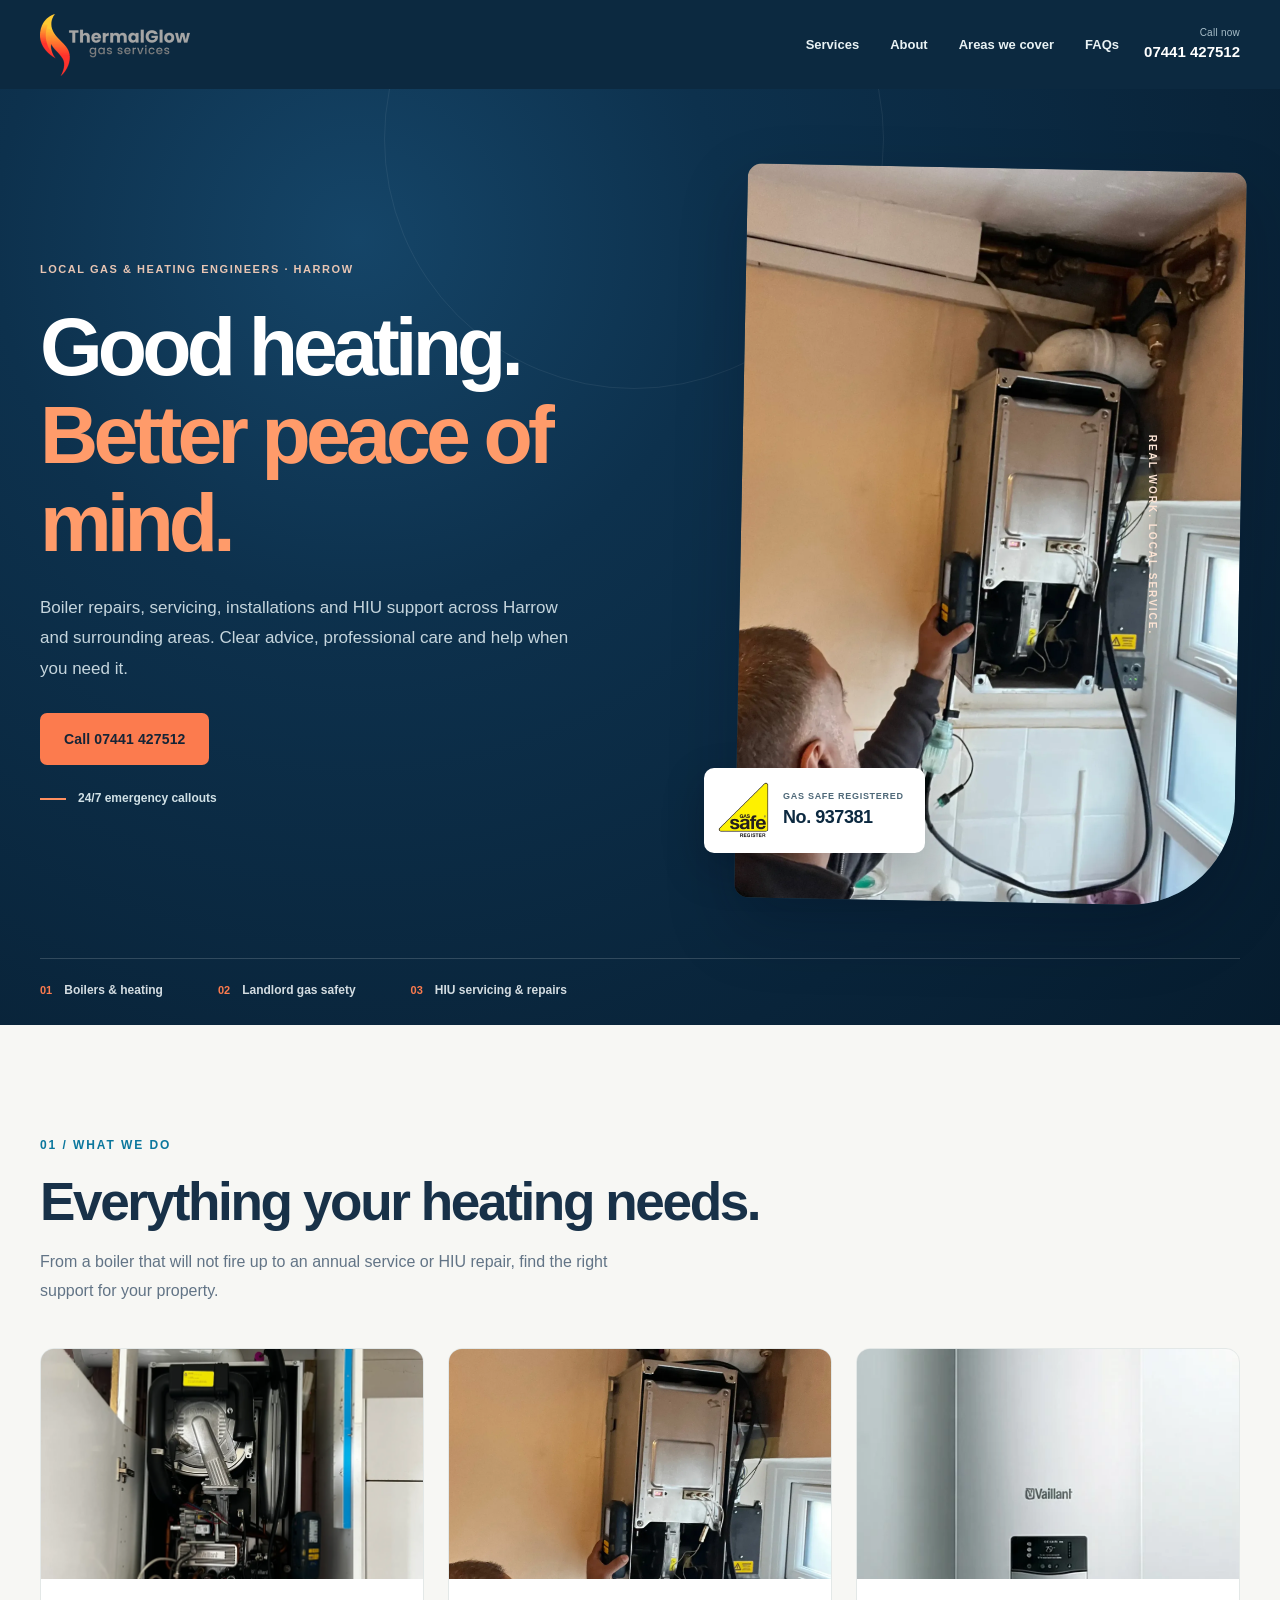
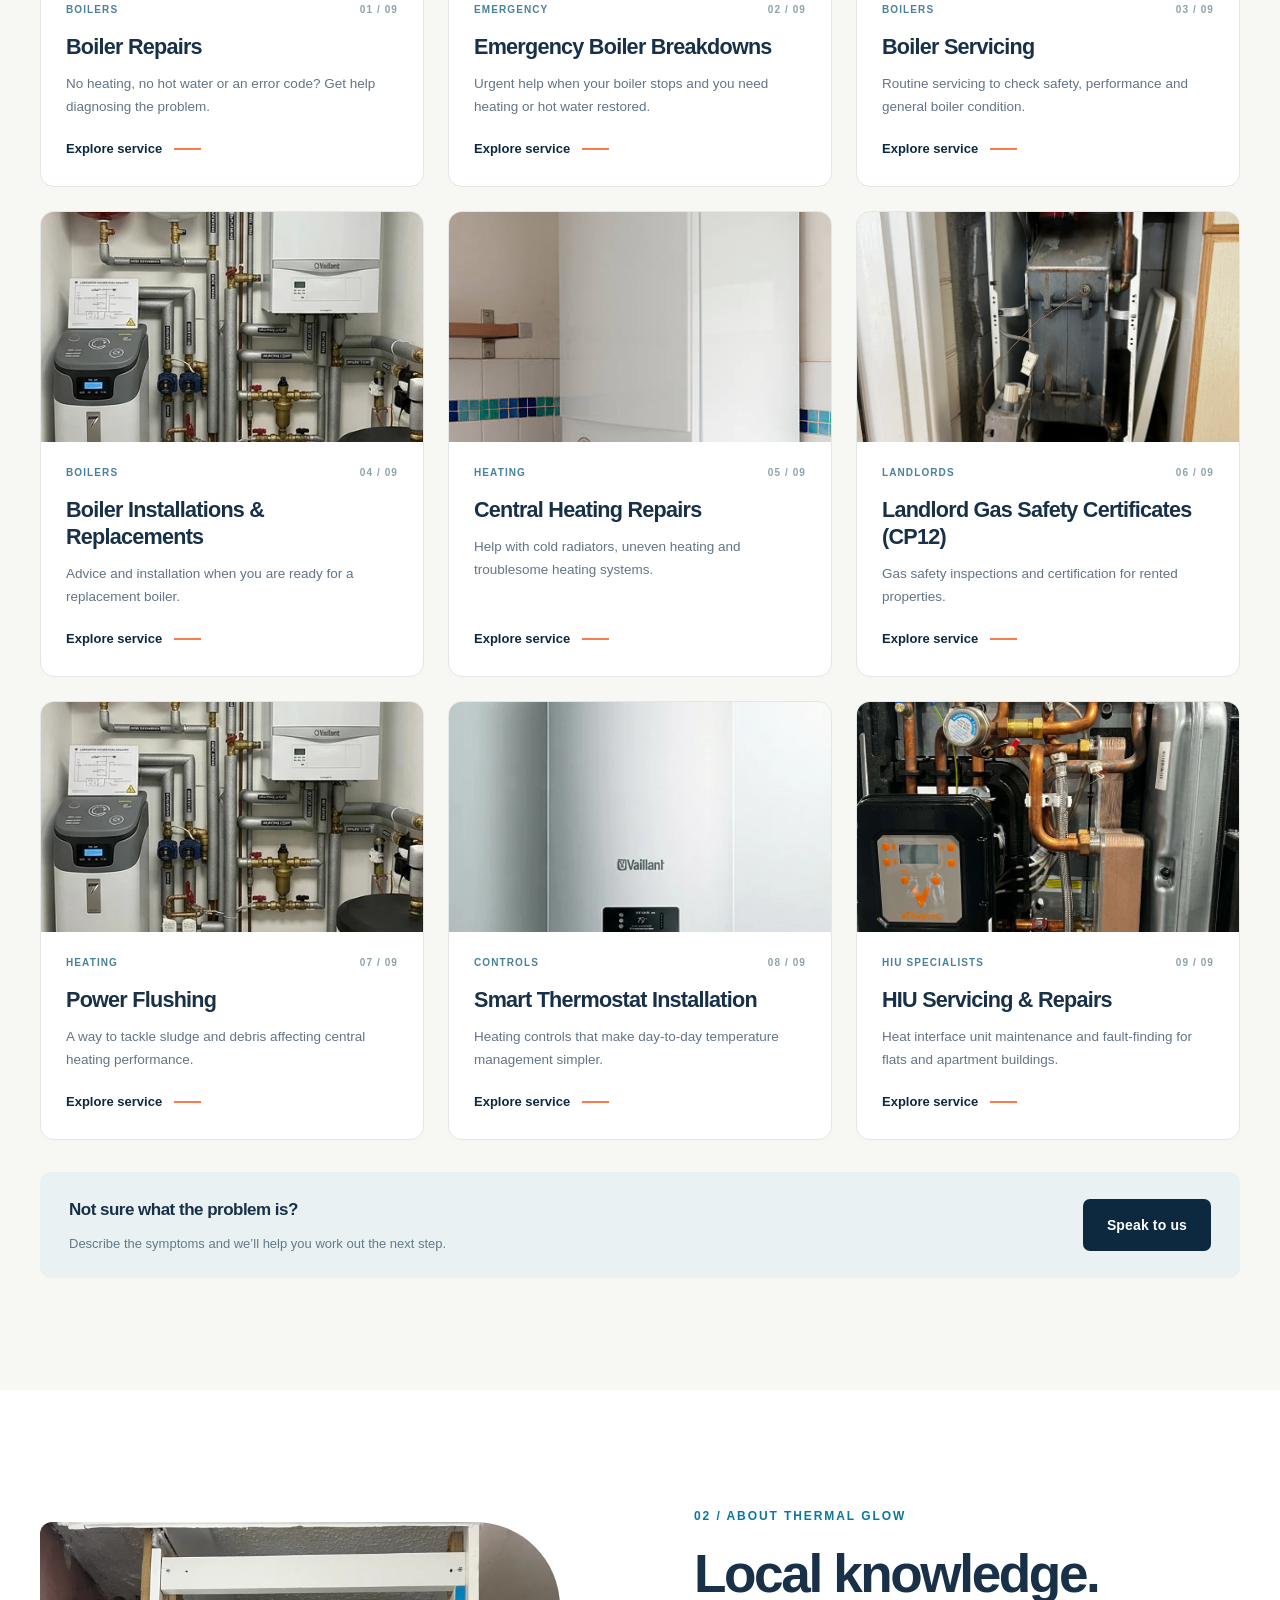
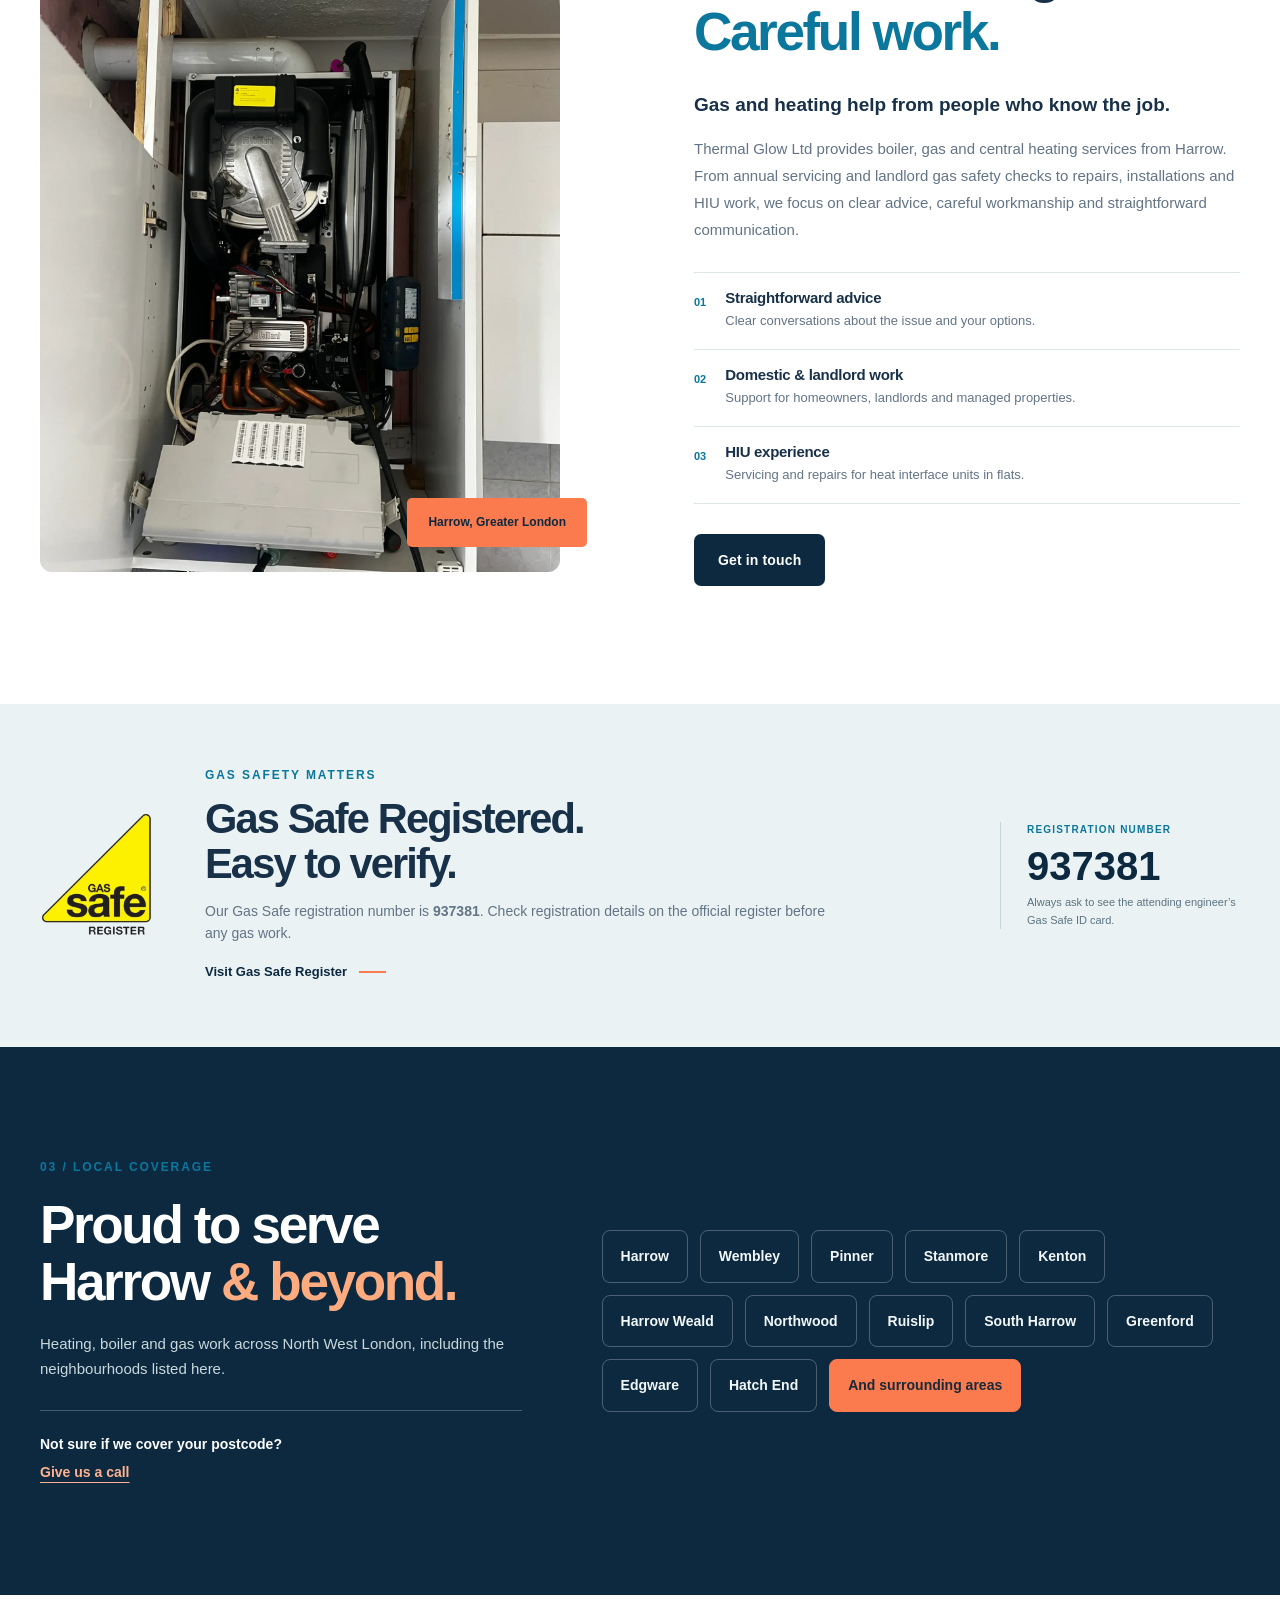
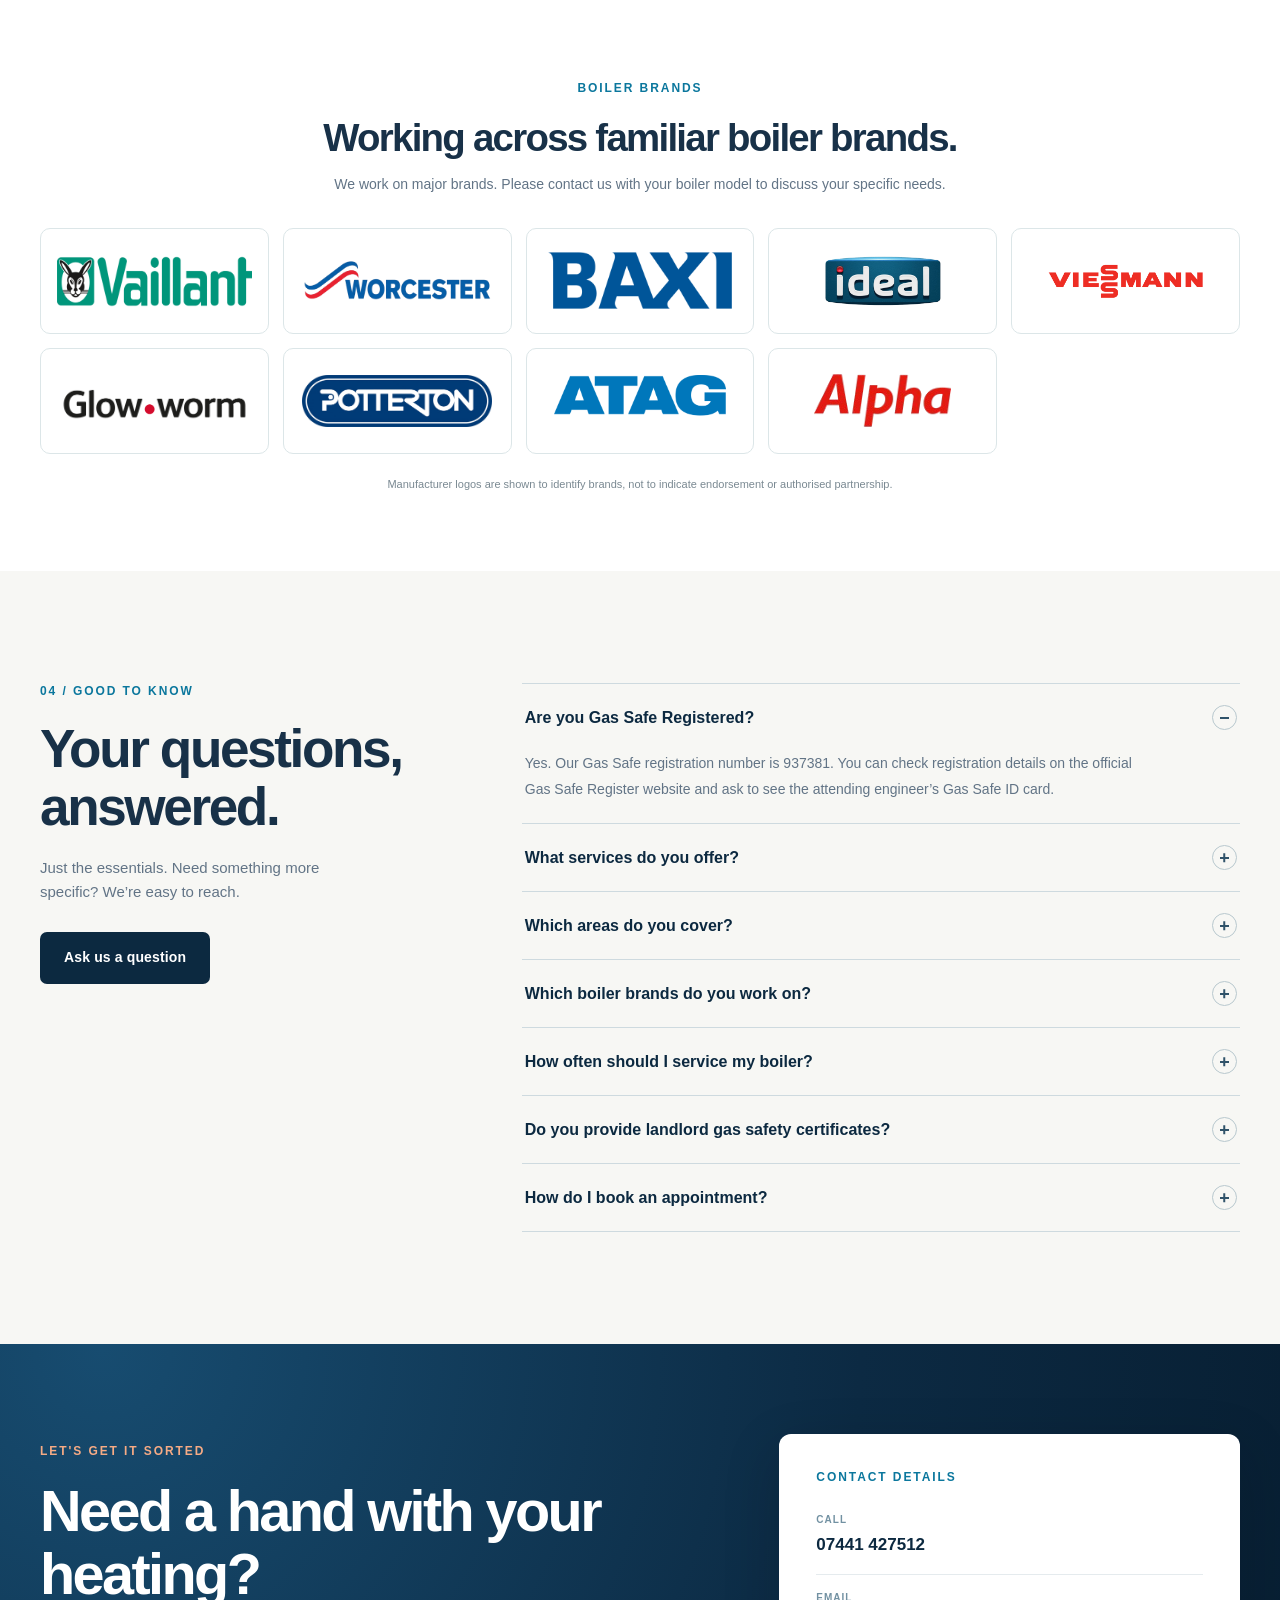
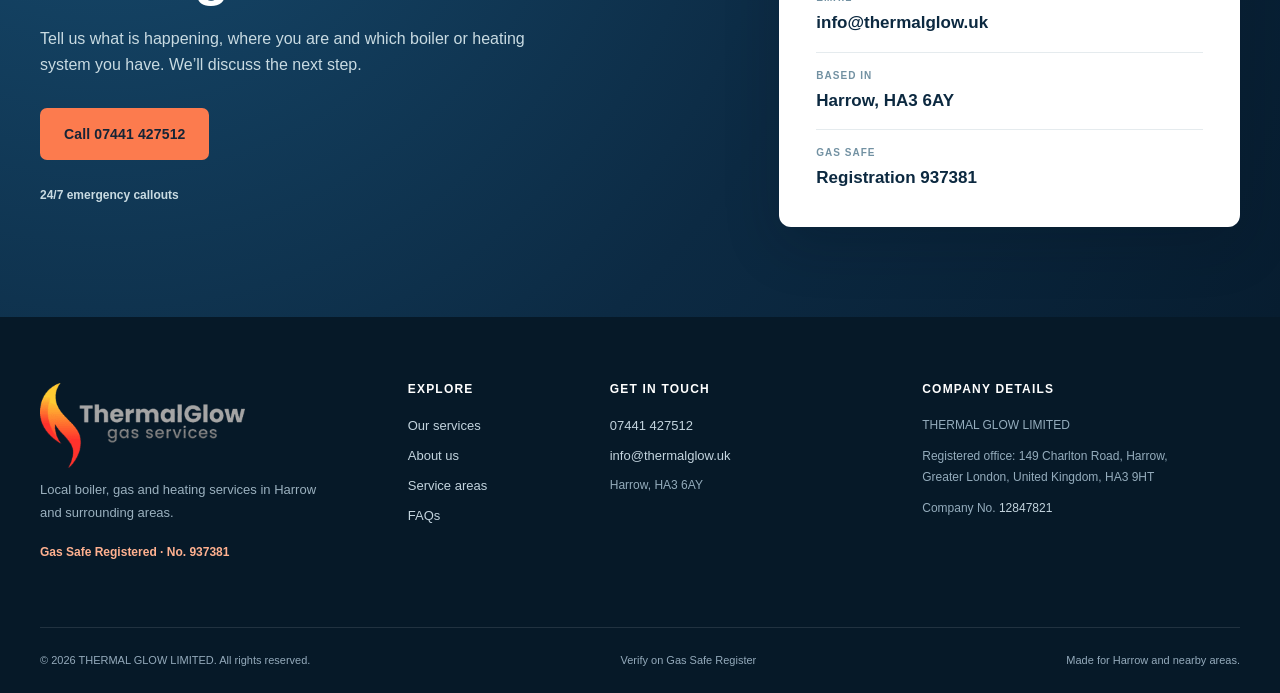
<file: index.html>
<!doctype html>
<html lang="en-GB">
<head>
  <meta charset="utf-8">
  <meta name="viewport" content="width=device-width, initial-scale=1, viewport-fit=cover">
  <meta name="theme-color" content="#0c2940">
  <meta name="description" content="Thermal Glow Ltd provides boiler repairs, servicing, installations, landlord gas safety checks and HIU repairs in Harrow and surrounding areas. Call 07441 427512.">
  <meta name="robots" content="index,follow">
  <title>Thermal Glow | Boiler, Gas & Heating Engineers in Harrow</title>
  <link rel="canonical" href="https://thermalglow.uk/">
  <meta property="og:type" content="website">
  <meta property="og:site_name" content="Thermal Glow">
  <meta property="og:title" content="Thermal Glow | Boiler, Gas & Heating Engineers in Harrow">
  <meta property="og:description" content="Thermal Glow Ltd provides boiler repairs, servicing, installations, landlord gas safety checks and HIU repairs in Harrow and surrounding areas. Call 07441 427512.">
  <meta property="og:url" content="https://thermalglow.uk/">
  <meta property="og:image" content="https://thermalglow.uk/assets/engineer-boiler-repair.webp">
  <link rel="icon" type="image/png" sizes="512x512" href="assets/flame-favicon.png">
  <link rel="shortcut icon" href="assets/favicon.ico">
  <link rel="apple-touch-icon" sizes="180x180" href="assets/apple-touch-icon.png">
  <link rel="stylesheet" href="styles.css">
  <script defer src="script.js"></script>
  <script>if(!window.matchMedia('(prefers-reduced-motion: reduce)').matches)document.documentElement.classList.add('js-motion');</script>
</head>
<body data-page="home" data-root="">
  <div id="app"></div>
  <noscript><div style="padding:30px;font-family:Arial,sans-serif"><h1>Thermal Glow — Harrow gas &amp; heating services</h1><p>Call <a href="tel:+447441427512">07441 427512</a>, email <a href="mailto:info@thermalglow.uk">info@thermalglow.uk</a> or visit Harrow, Greater London. Please enable JavaScript to browse the service details.</p></div></noscript>
</body>
</html>
</file>
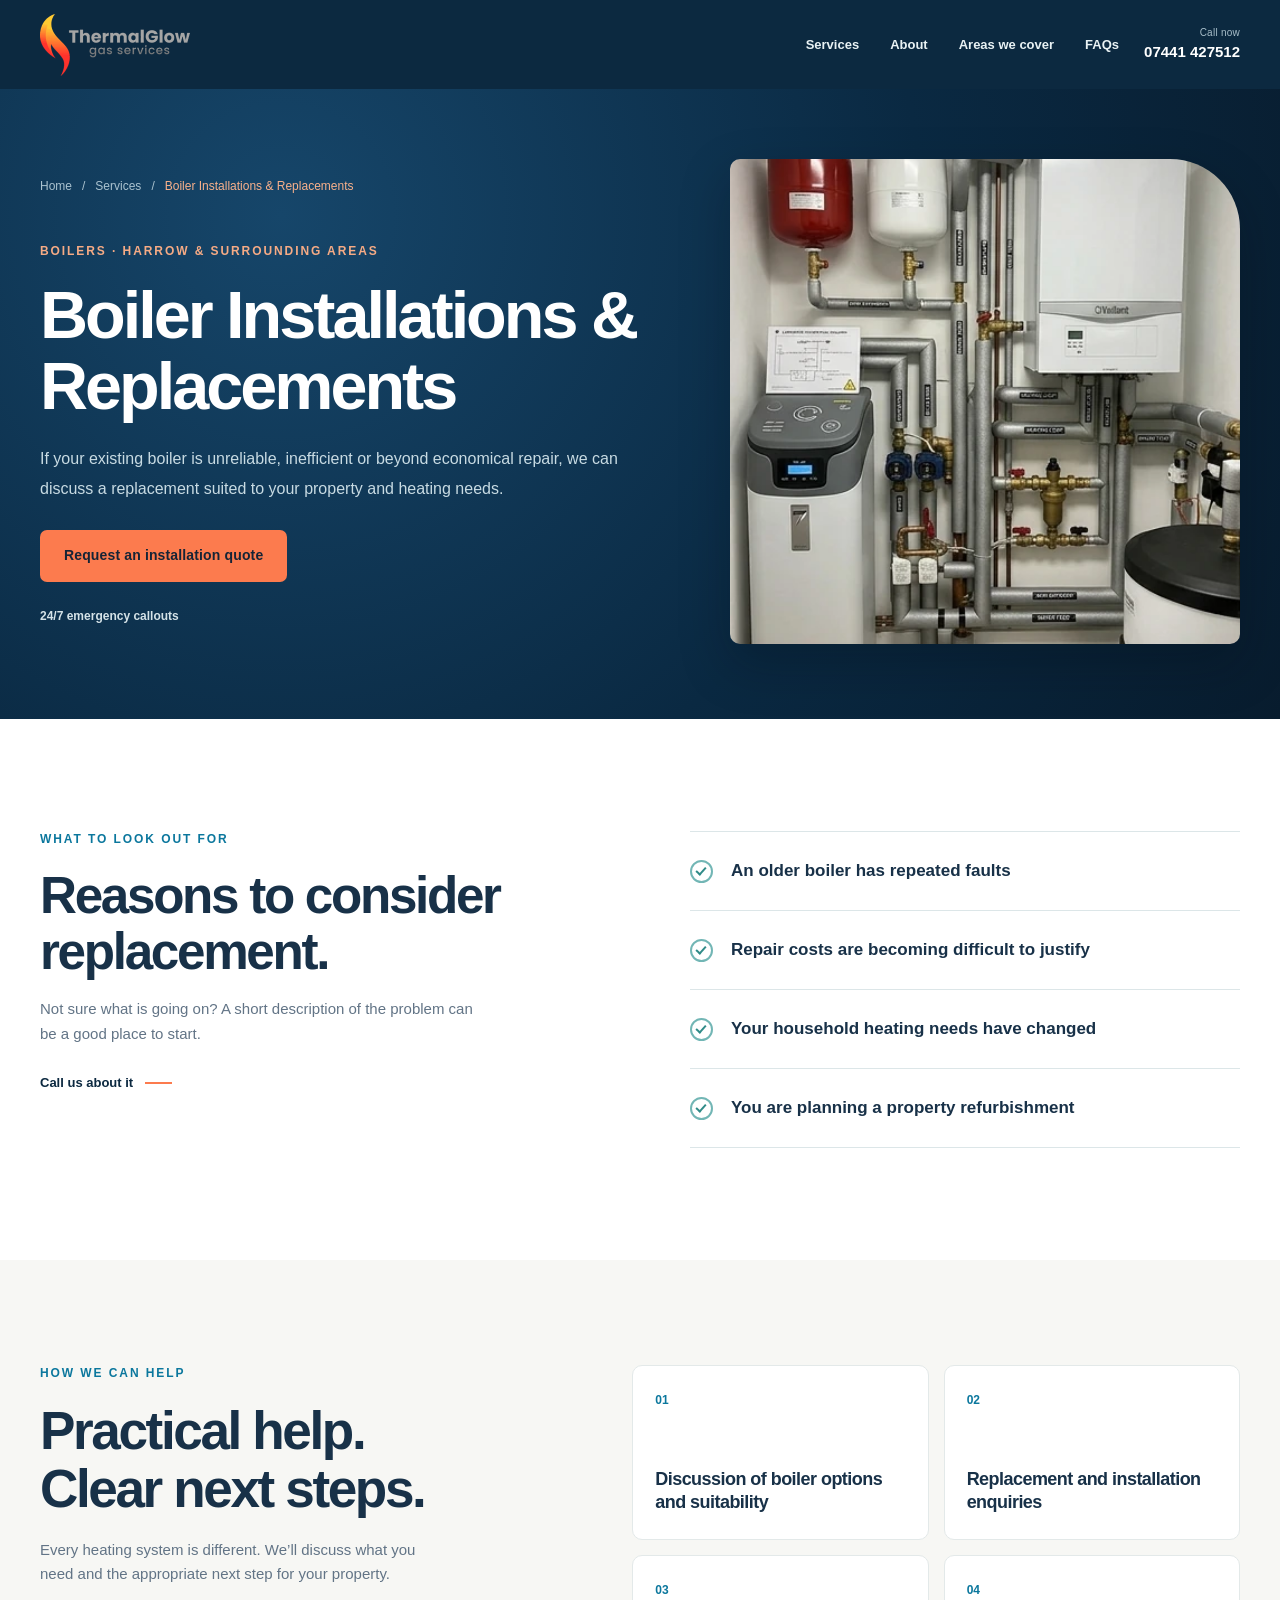
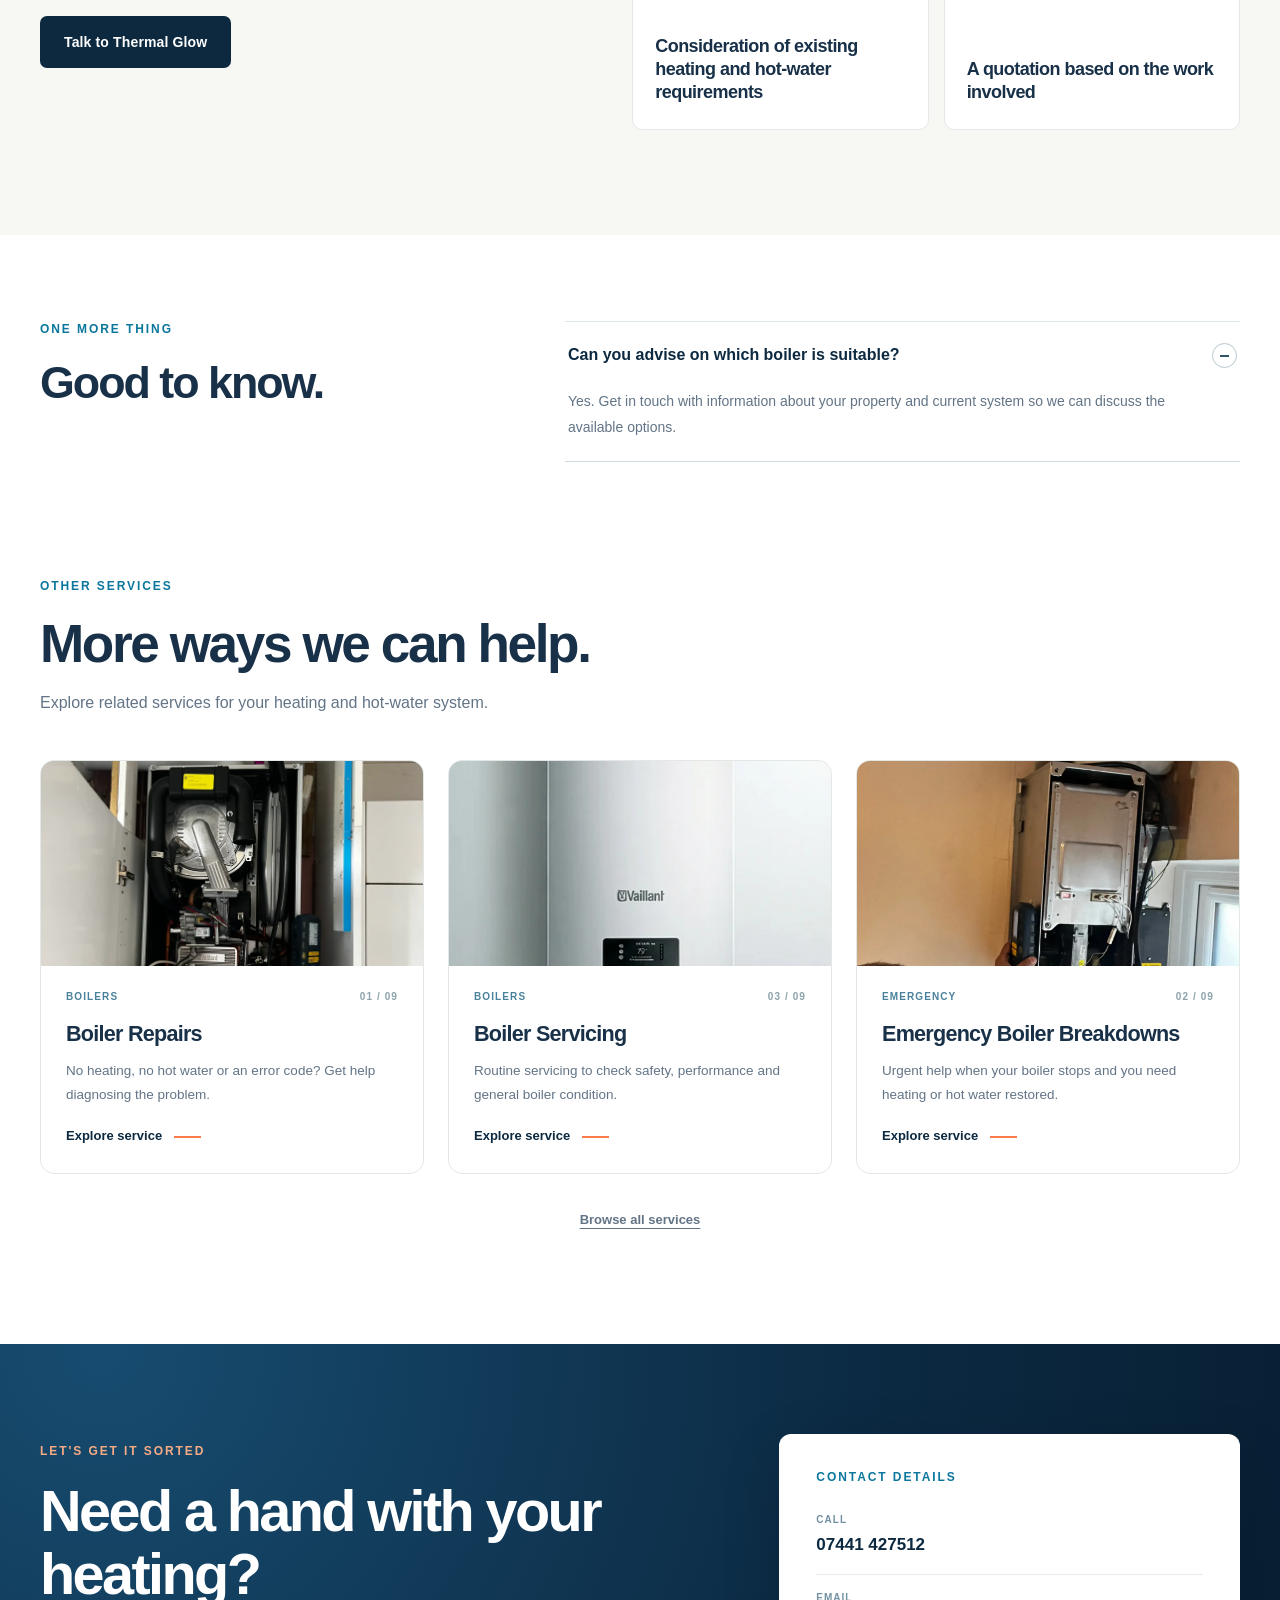
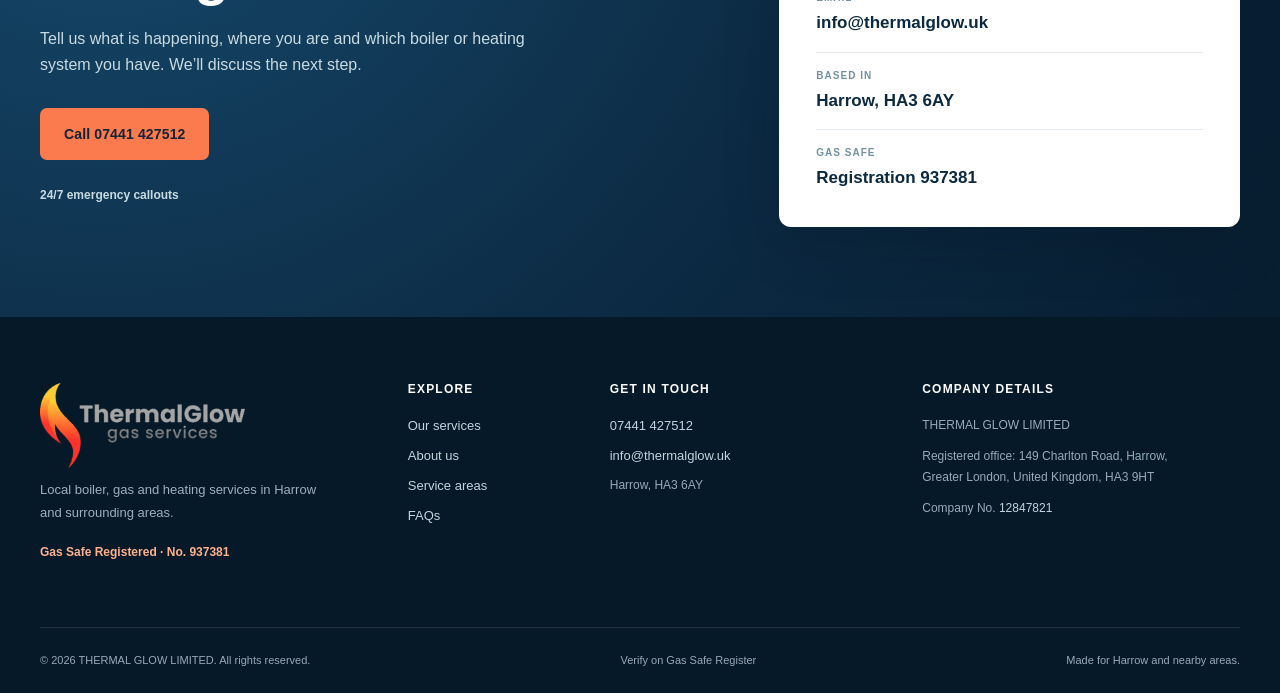
<file: services/boiler-installations.html>
<!doctype html>
<html lang="en-GB">
<head>
  <meta charset="utf-8">
  <meta name="viewport" content="width=device-width, initial-scale=1, viewport-fit=cover">
  <meta name="theme-color" content="#0c2940">
  <meta name="description" content="Boiler Installations & Replacements in Harrow and surrounding areas. Thermal Glow Ltd offers gas and heating services. Contact 07441 427512 for enquiries.">
  <meta name="robots" content="index,follow">
  <title>Boiler Installations & Replacements in Harrow | Thermal Glow</title>
  <link rel="canonical" href="https://thermalglow.uk/services/boiler-installations.html">
  <meta property="og:type" content="website">
  <meta property="og:site_name" content="Thermal Glow">
  <meta property="og:title" content="Boiler Installations & Replacements in Harrow | Thermal Glow">
  <meta property="og:description" content="Boiler Installations & Replacements in Harrow and surrounding areas. Thermal Glow Ltd offers gas and heating services. Contact 07441 427512 for enquiries.">
  <meta property="og:url" content="https://thermalglow.uk/services/boiler-installations.html">
  <meta property="og:image" content="https://thermalglow.uk/assets/engineer-boiler-repair.webp">
  <link rel="icon" type="image/png" sizes="512x512" href="../assets/flame-favicon.png">
  <link rel="shortcut icon" href="../assets/favicon.ico">
  <link rel="apple-touch-icon" sizes="180x180" href="../assets/apple-touch-icon.png">
  <link rel="stylesheet" href="../styles.css">
  <script defer src="../script.js"></script>
  <script>if(!window.matchMedia('(prefers-reduced-motion: reduce)').matches)document.documentElement.classList.add('js-motion');</script>
</head>
<body data-page="service" data-service="boiler-installations" data-root="../">
  <div id="app"></div>
  <noscript><div style="padding:30px;font-family:Arial,sans-serif"><h1>Thermal Glow — Harrow gas &amp; heating services</h1><p>Call <a href="tel:+447441427512">07441 427512</a>, email <a href="mailto:info@thermalglow.uk">info@thermalglow.uk</a> or visit Harrow, Greater London. Please enable JavaScript to browse the service details.</p></div></noscript>
</body>
</html>
</file>
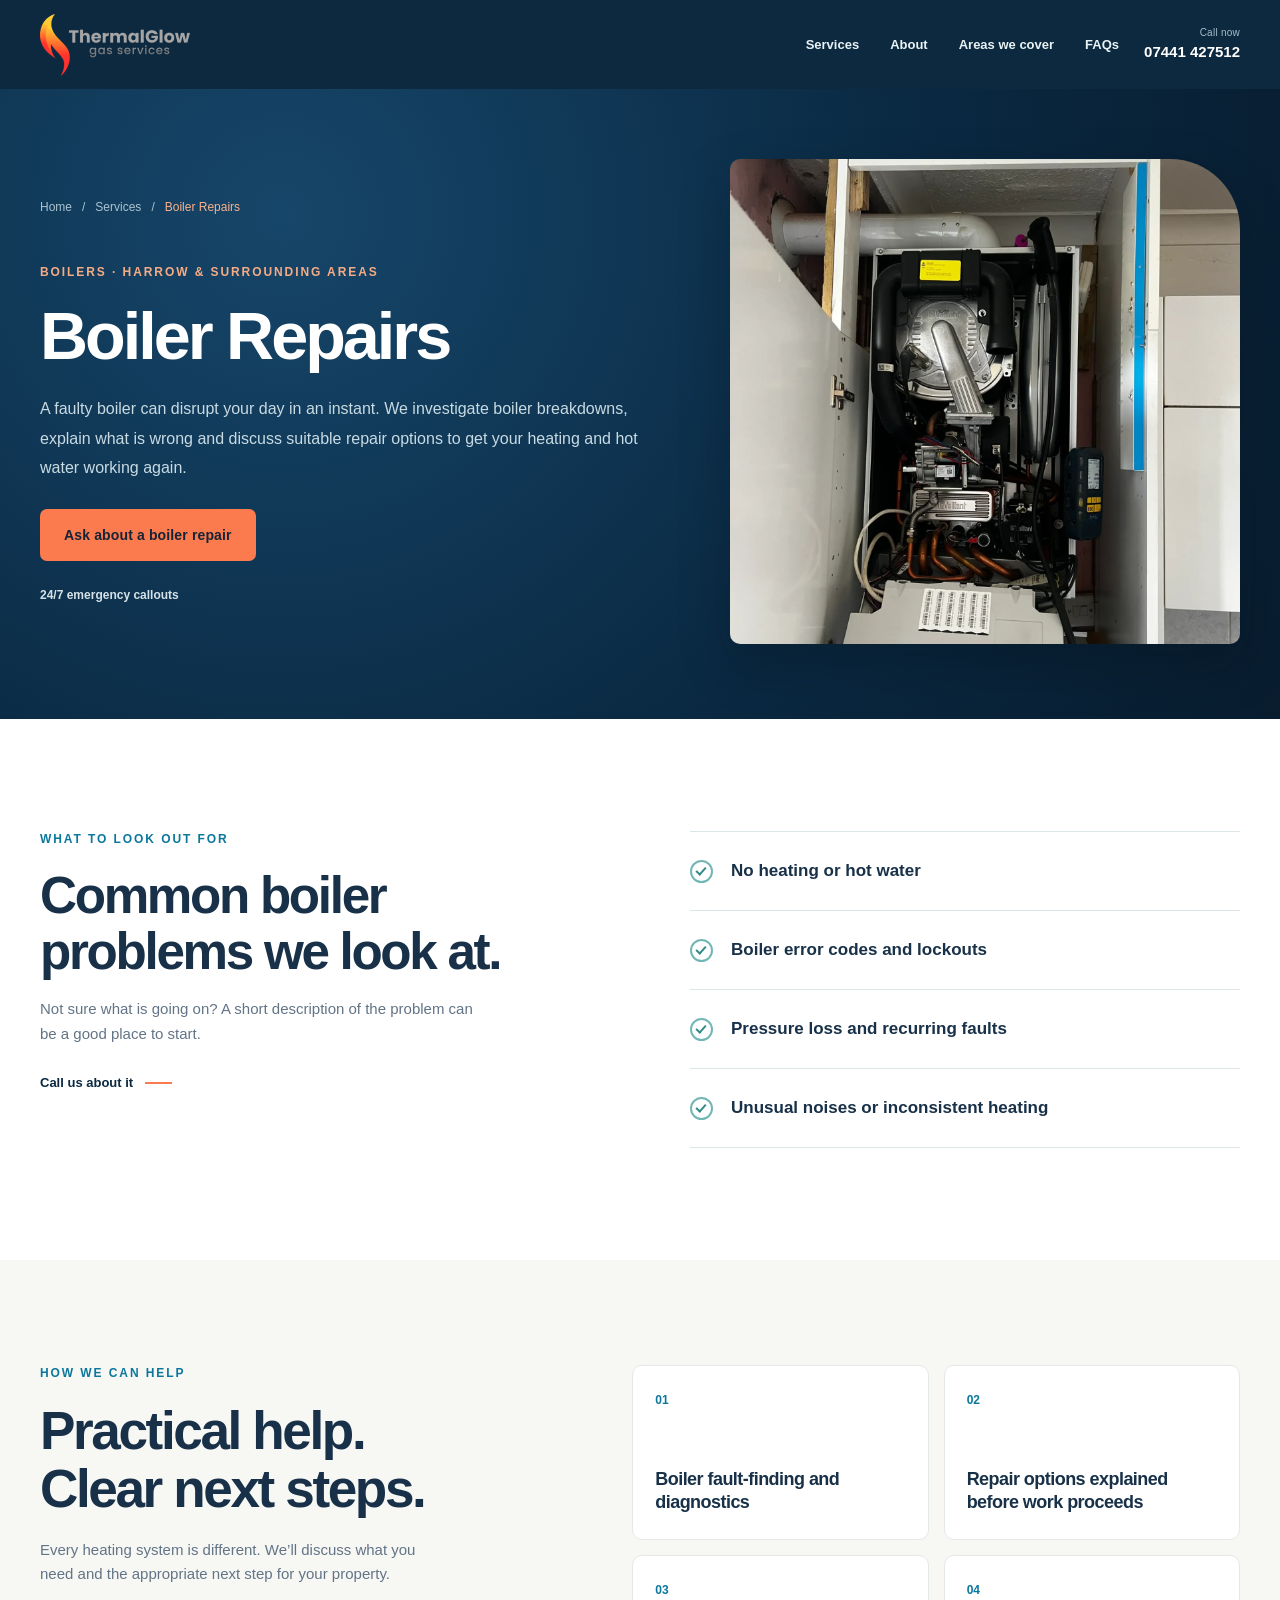
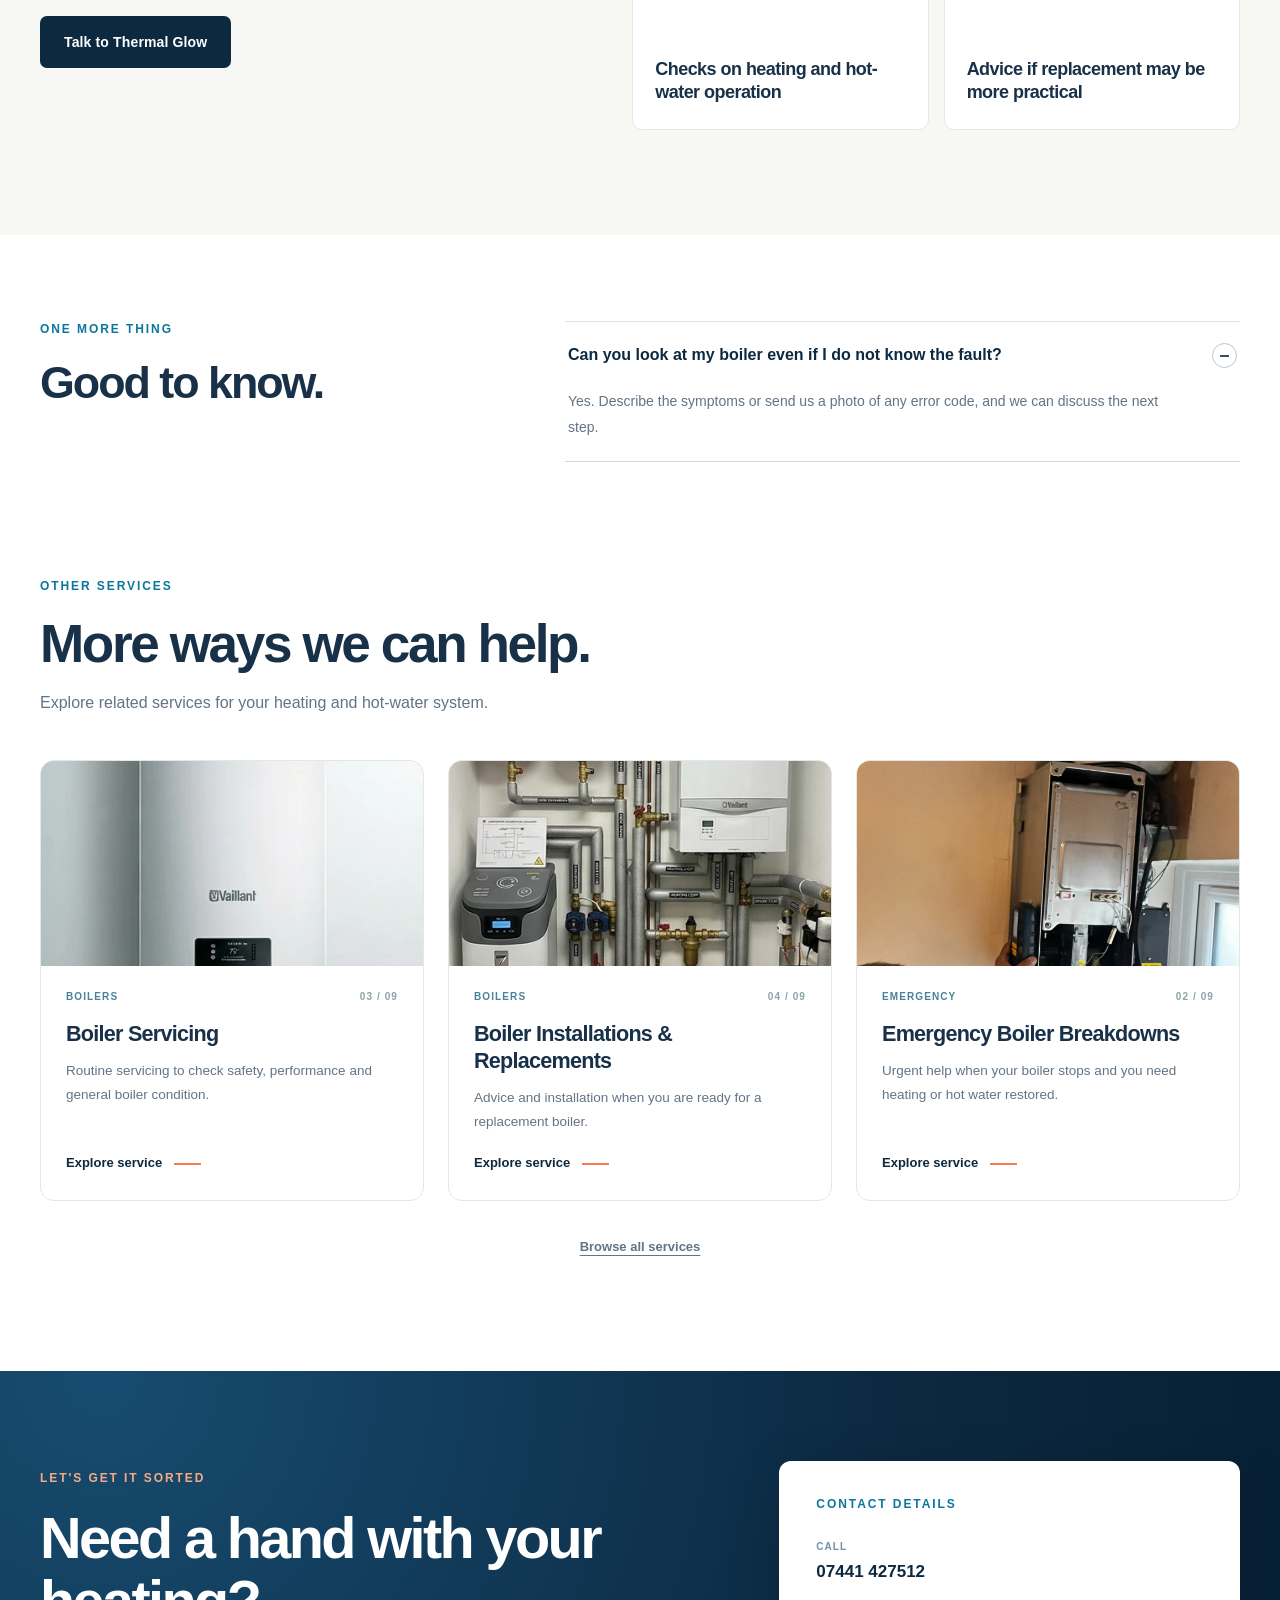
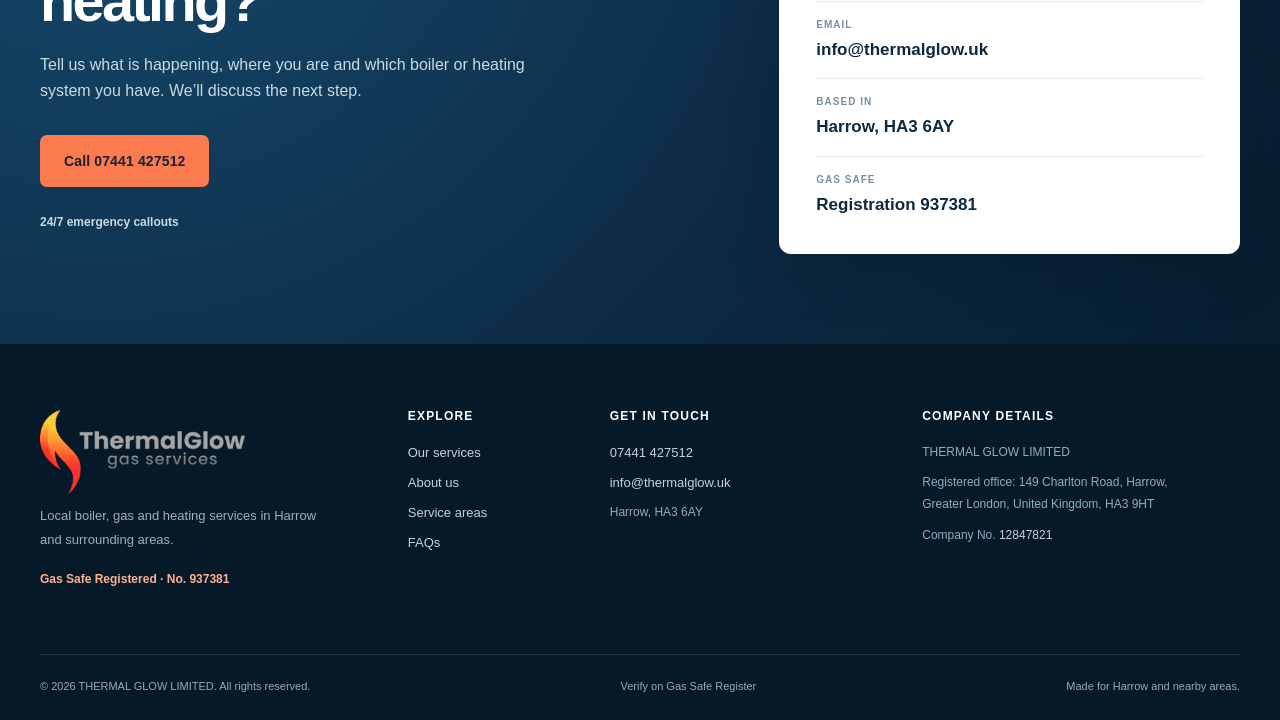
<file: services/boiler-repairs.html>
<!doctype html>
<html lang="en-GB">
<head>
  <meta charset="utf-8">
  <meta name="viewport" content="width=device-width, initial-scale=1, viewport-fit=cover">
  <meta name="theme-color" content="#0c2940">
  <meta name="description" content="Boiler Repairs in Harrow and surrounding areas. Thermal Glow Ltd offers gas and heating services. Contact 07441 427512 for enquiries.">
  <meta name="robots" content="index,follow">
  <title>Boiler Repairs in Harrow | Thermal Glow</title>
  <link rel="canonical" href="https://thermalglow.uk/services/boiler-repairs.html">
  <meta property="og:type" content="website">
  <meta property="og:site_name" content="Thermal Glow">
  <meta property="og:title" content="Boiler Repairs in Harrow | Thermal Glow">
  <meta property="og:description" content="Boiler Repairs in Harrow and surrounding areas. Thermal Glow Ltd offers gas and heating services. Contact 07441 427512 for enquiries.">
  <meta property="og:url" content="https://thermalglow.uk/services/boiler-repairs.html">
  <meta property="og:image" content="https://thermalglow.uk/assets/engineer-boiler-repair.webp">
  <link rel="icon" type="image/png" sizes="512x512" href="../assets/flame-favicon.png">
  <link rel="shortcut icon" href="../assets/favicon.ico">
  <link rel="apple-touch-icon" sizes="180x180" href="../assets/apple-touch-icon.png">
  <link rel="stylesheet" href="../styles.css">
  <script defer src="../script.js"></script>
  <script>if(!window.matchMedia('(prefers-reduced-motion: reduce)').matches)document.documentElement.classList.add('js-motion');</script>
</head>
<body data-page="service" data-service="boiler-repairs" data-root="../">
  <div id="app"></div>
  <noscript><div style="padding:30px;font-family:Arial,sans-serif"><h1>Thermal Glow — Harrow gas &amp; heating services</h1><p>Call <a href="tel:+447441427512">07441 427512</a>, email <a href="mailto:info@thermalglow.uk">info@thermalglow.uk</a> or visit Harrow, Greater London. Please enable JavaScript to browse the service details.</p></div></noscript>
</body>
</html>
</file>
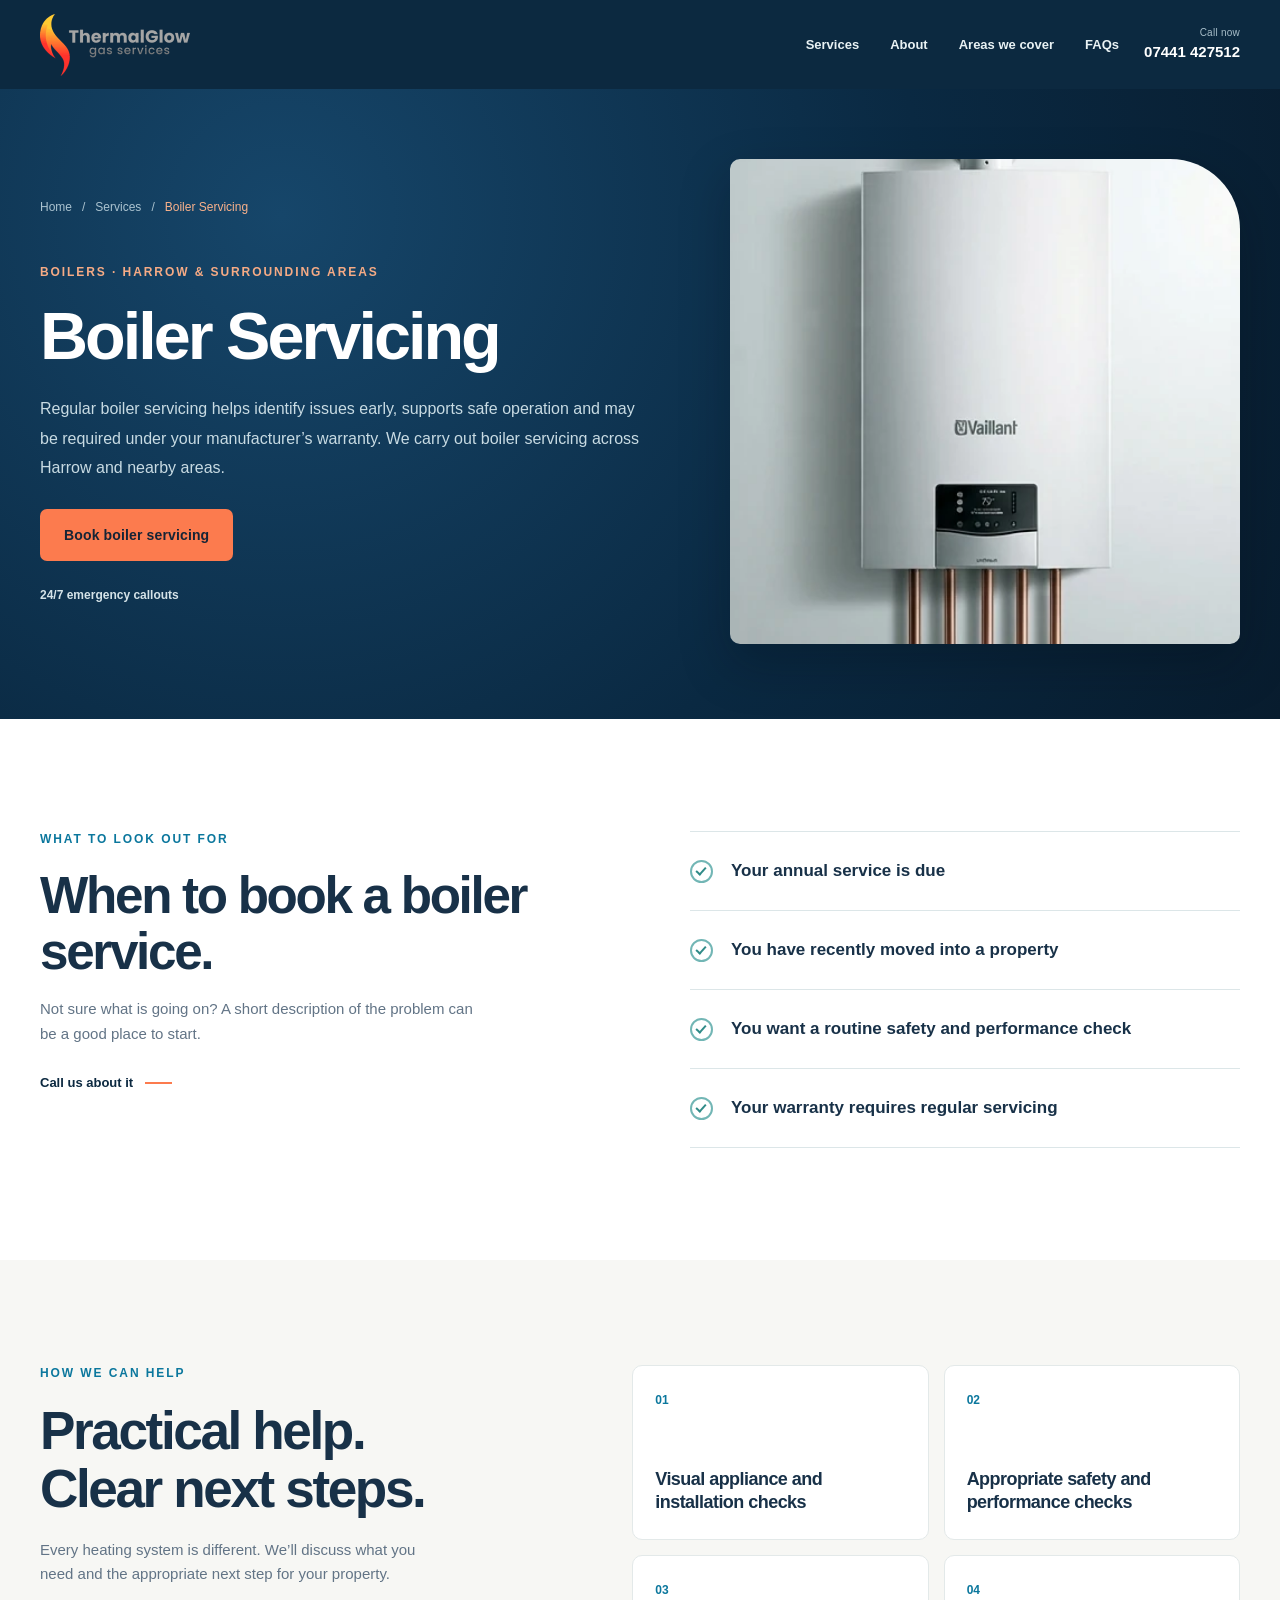
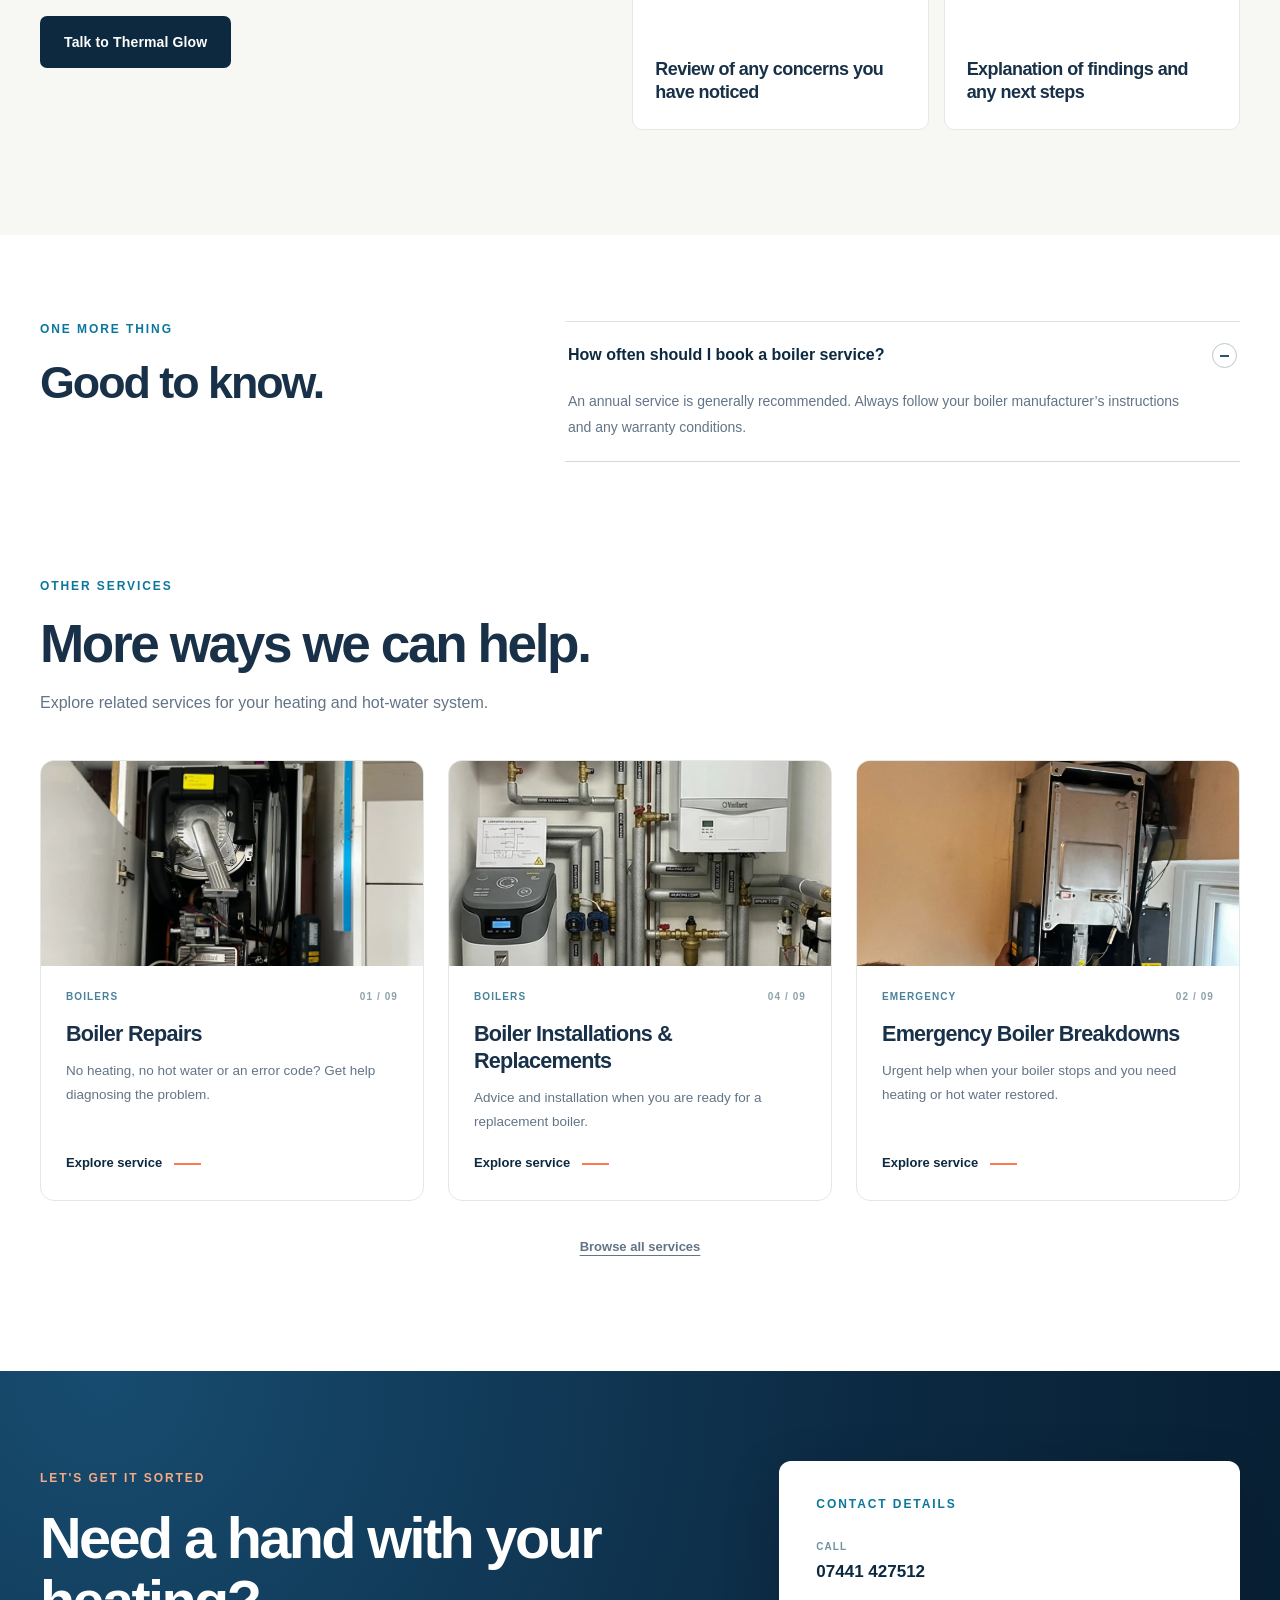
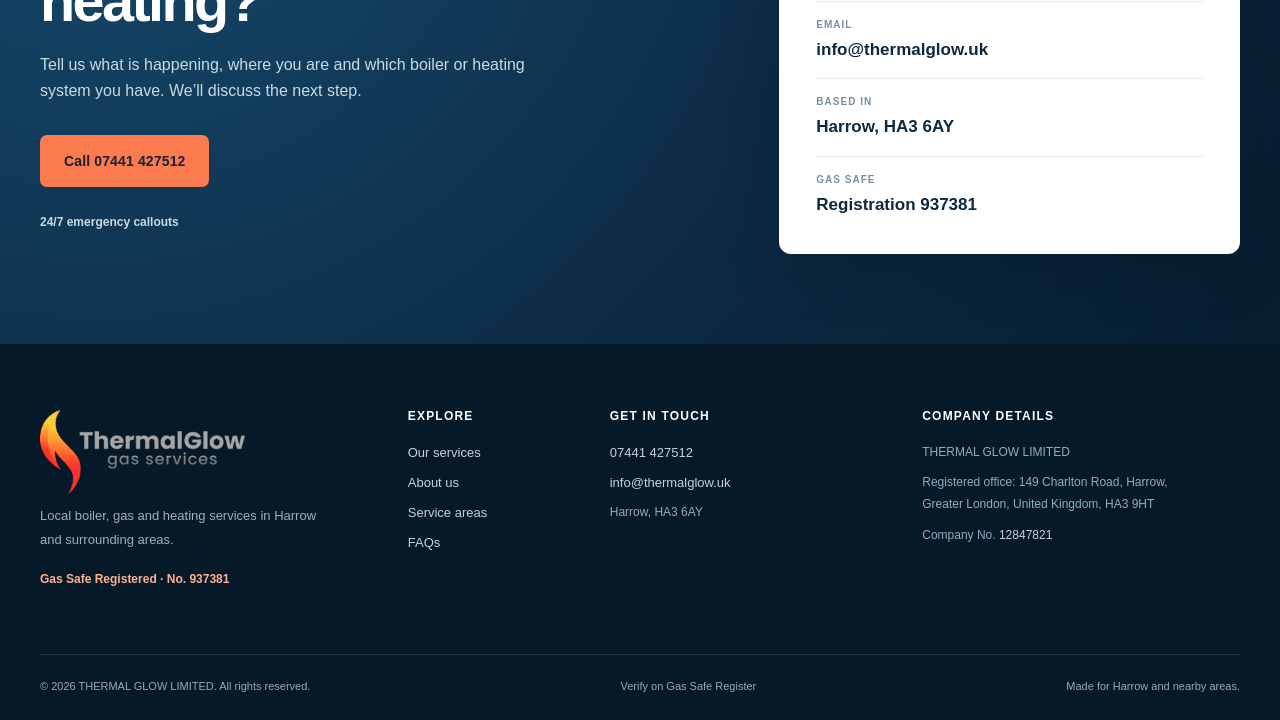
<file: services/boiler-servicing.html>
<!doctype html>
<html lang="en-GB">
<head>
  <meta charset="utf-8">
  <meta name="viewport" content="width=device-width, initial-scale=1, viewport-fit=cover">
  <meta name="theme-color" content="#0c2940">
  <meta name="description" content="Boiler Servicing in Harrow and surrounding areas. Thermal Glow Ltd offers gas and heating services. Contact 07441 427512 for enquiries.">
  <meta name="robots" content="index,follow">
  <title>Boiler Servicing in Harrow | Thermal Glow</title>
  <link rel="canonical" href="https://thermalglow.uk/services/boiler-servicing.html">
  <meta property="og:type" content="website">
  <meta property="og:site_name" content="Thermal Glow">
  <meta property="og:title" content="Boiler Servicing in Harrow | Thermal Glow">
  <meta property="og:description" content="Boiler Servicing in Harrow and surrounding areas. Thermal Glow Ltd offers gas and heating services. Contact 07441 427512 for enquiries.">
  <meta property="og:url" content="https://thermalglow.uk/services/boiler-servicing.html">
  <meta property="og:image" content="https://thermalglow.uk/assets/engineer-boiler-repair.webp">
  <link rel="icon" type="image/png" sizes="512x512" href="../assets/flame-favicon.png">
  <link rel="shortcut icon" href="../assets/favicon.ico">
  <link rel="apple-touch-icon" sizes="180x180" href="../assets/apple-touch-icon.png">
  <link rel="stylesheet" href="../styles.css">
  <script defer src="../script.js"></script>
  <script>if(!window.matchMedia('(prefers-reduced-motion: reduce)').matches)document.documentElement.classList.add('js-motion');</script>
</head>
<body data-page="service" data-service="boiler-servicing" data-root="../">
  <div id="app"></div>
  <noscript><div style="padding:30px;font-family:Arial,sans-serif"><h1>Thermal Glow — Harrow gas &amp; heating services</h1><p>Call <a href="tel:+447441427512">07441 427512</a>, email <a href="mailto:info@thermalglow.uk">info@thermalglow.uk</a> or visit Harrow, Greater London. Please enable JavaScript to browse the service details.</p></div></noscript>
</body>
</html>
</file>
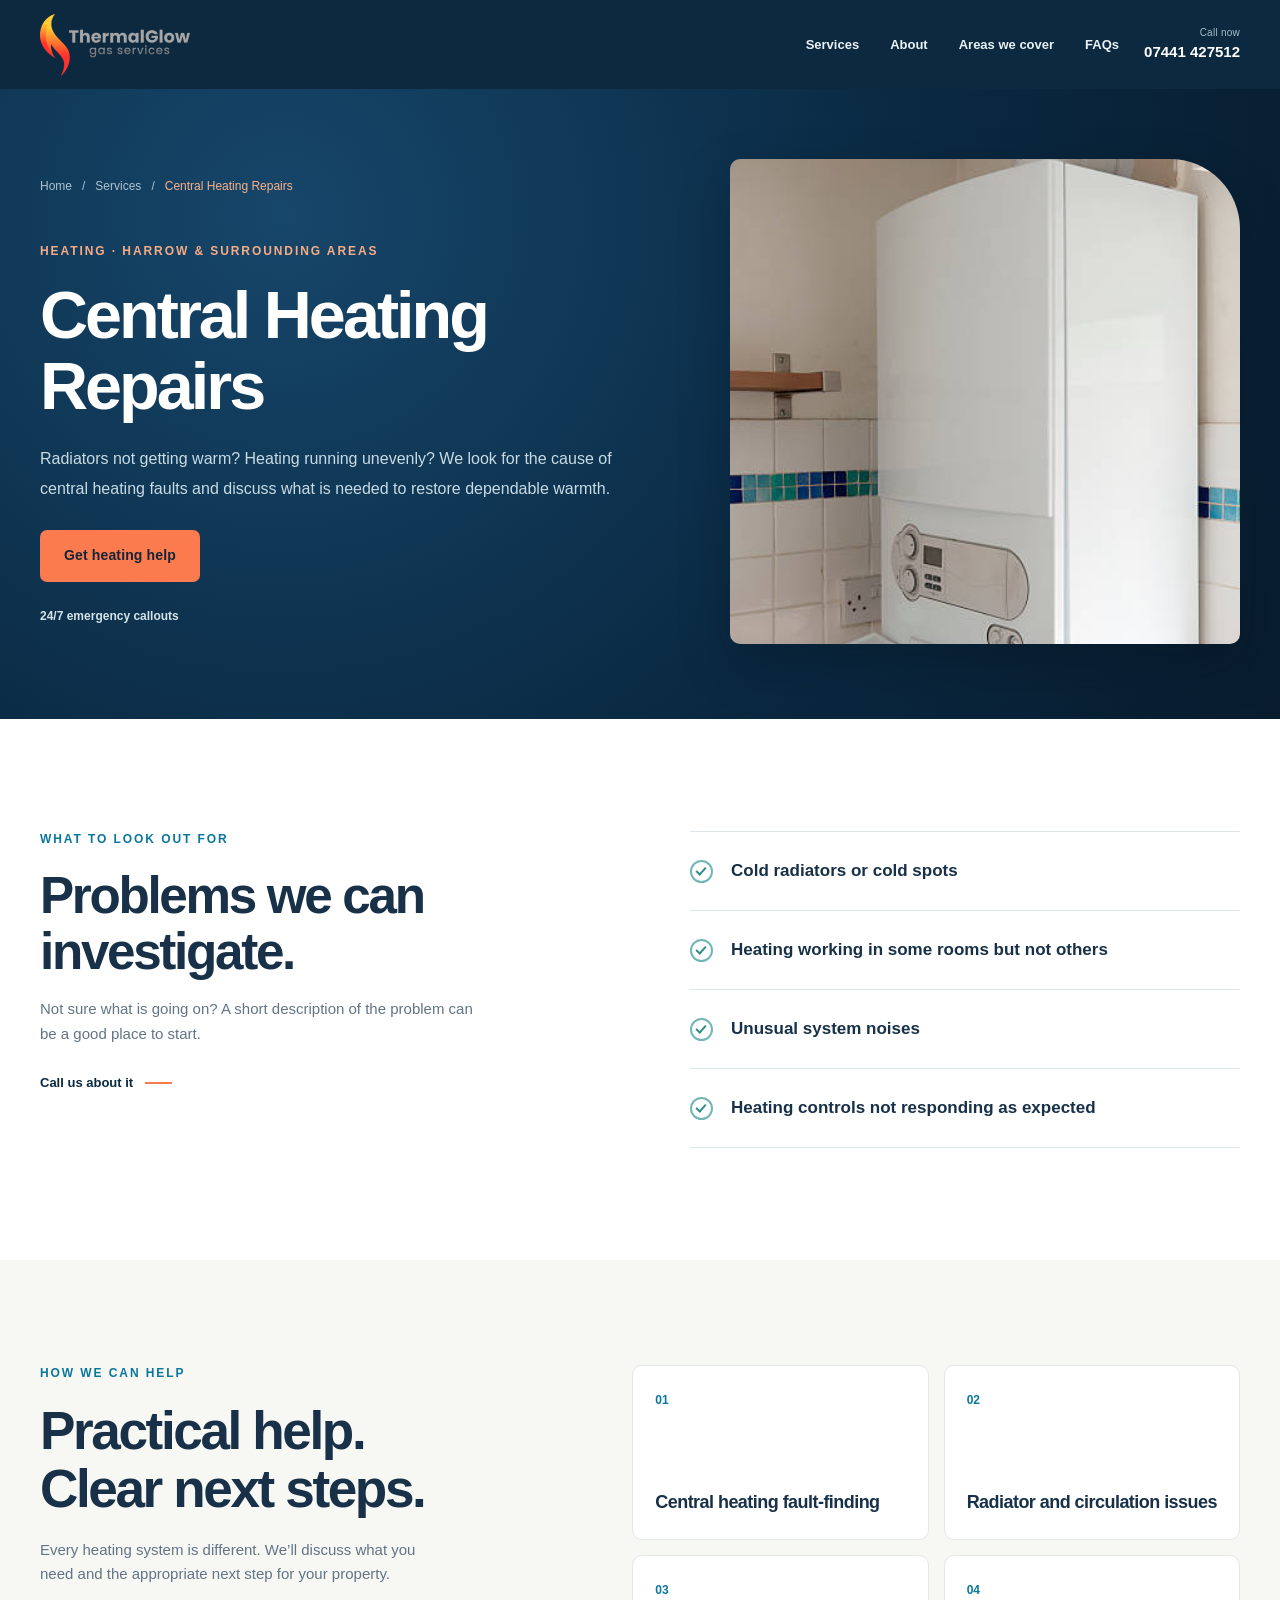
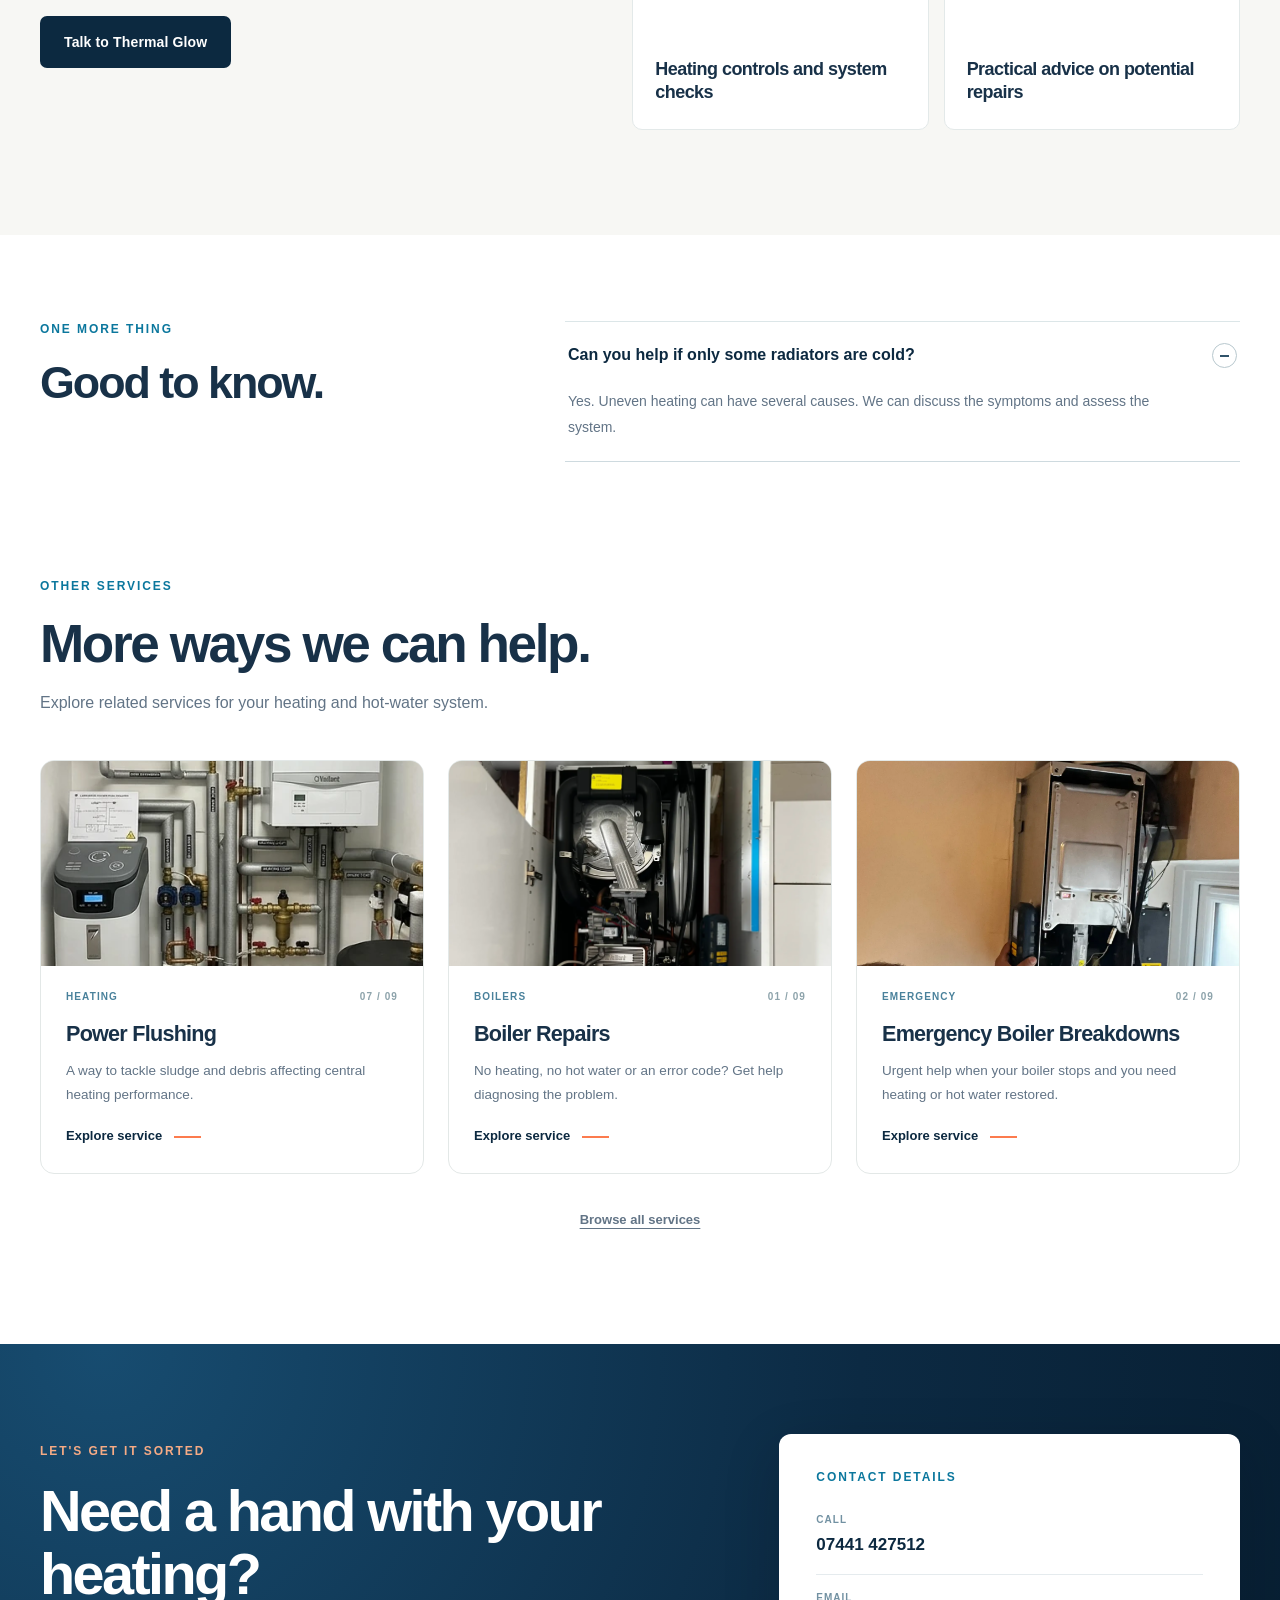
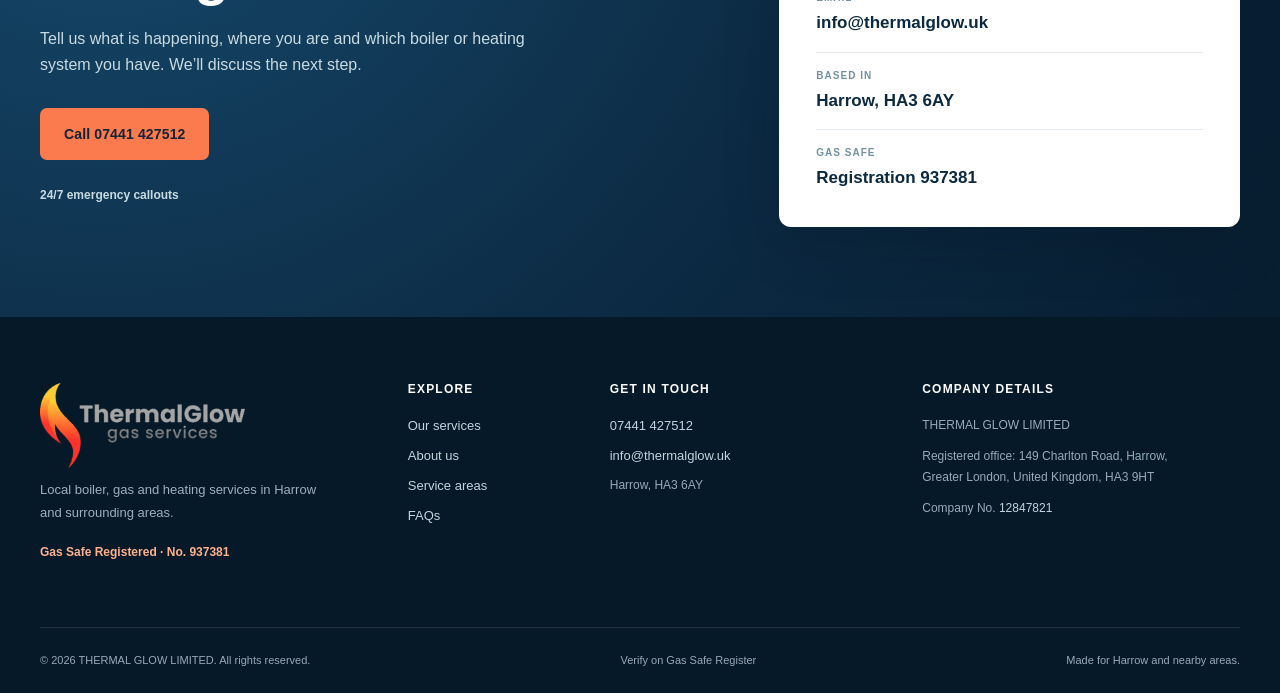
<file: services/central-heating-repairs.html>
<!doctype html>
<html lang="en-GB">
<head>
  <meta charset="utf-8">
  <meta name="viewport" content="width=device-width, initial-scale=1, viewport-fit=cover">
  <meta name="theme-color" content="#0c2940">
  <meta name="description" content="Central Heating Repairs in Harrow and surrounding areas. Thermal Glow Ltd offers gas and heating services. Contact 07441 427512 for enquiries.">
  <meta name="robots" content="index,follow">
  <title>Central Heating Repairs in Harrow | Thermal Glow</title>
  <link rel="canonical" href="https://thermalglow.uk/services/central-heating-repairs.html">
  <meta property="og:type" content="website">
  <meta property="og:site_name" content="Thermal Glow">
  <meta property="og:title" content="Central Heating Repairs in Harrow | Thermal Glow">
  <meta property="og:description" content="Central Heating Repairs in Harrow and surrounding areas. Thermal Glow Ltd offers gas and heating services. Contact 07441 427512 for enquiries.">
  <meta property="og:url" content="https://thermalglow.uk/services/central-heating-repairs.html">
  <meta property="og:image" content="https://thermalglow.uk/assets/engineer-boiler-repair.webp">
  <link rel="icon" type="image/png" sizes="512x512" href="../assets/flame-favicon.png">
  <link rel="shortcut icon" href="../assets/favicon.ico">
  <link rel="apple-touch-icon" sizes="180x180" href="../assets/apple-touch-icon.png">
  <link rel="stylesheet" href="../styles.css">
  <script defer src="../script.js"></script>
  <script>if(!window.matchMedia('(prefers-reduced-motion: reduce)').matches)document.documentElement.classList.add('js-motion');</script>
</head>
<body data-page="service" data-service="central-heating-repairs" data-root="../">
  <div id="app"></div>
  <noscript><div style="padding:30px;font-family:Arial,sans-serif"><h1>Thermal Glow — Harrow gas &amp; heating services</h1><p>Call <a href="tel:+447441427512">07441 427512</a>, email <a href="mailto:info@thermalglow.uk">info@thermalglow.uk</a> or visit Harrow, Greater London. Please enable JavaScript to browse the service details.</p></div></noscript>
</body>
</html>
</file>
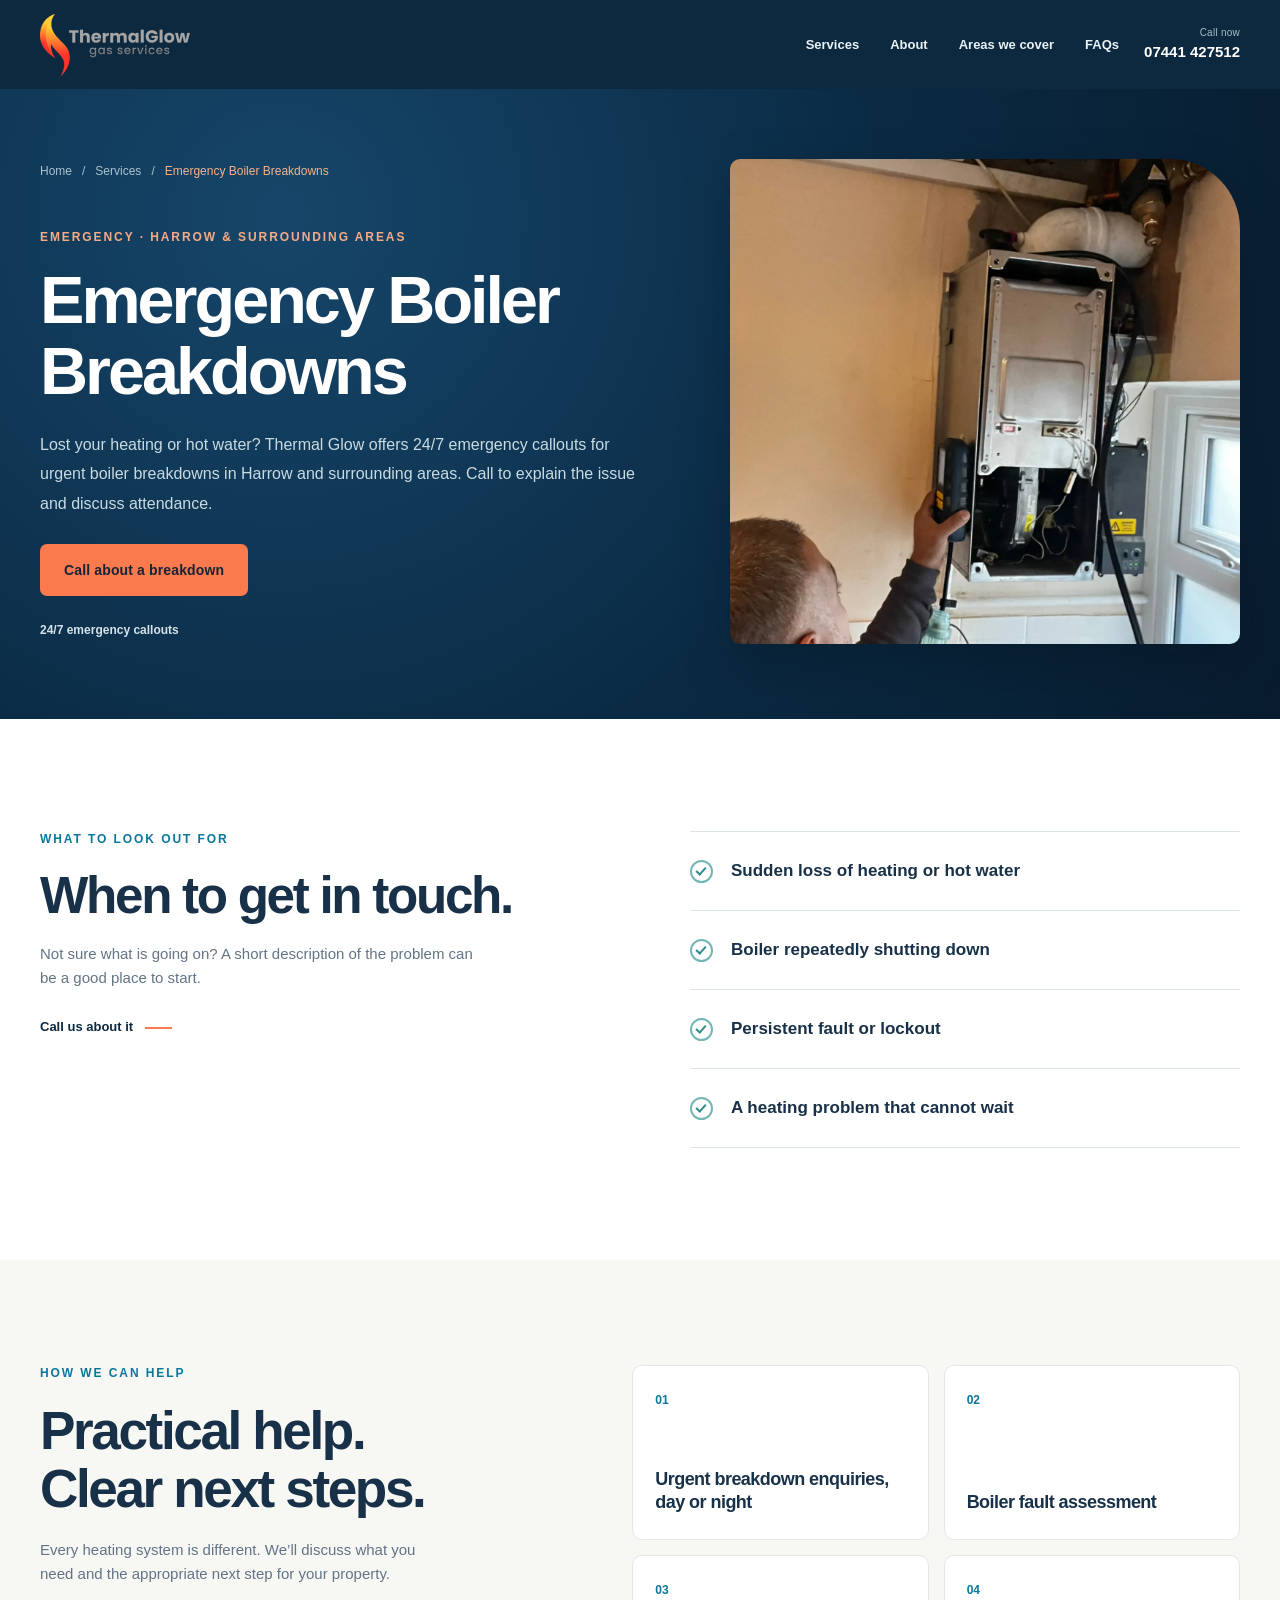
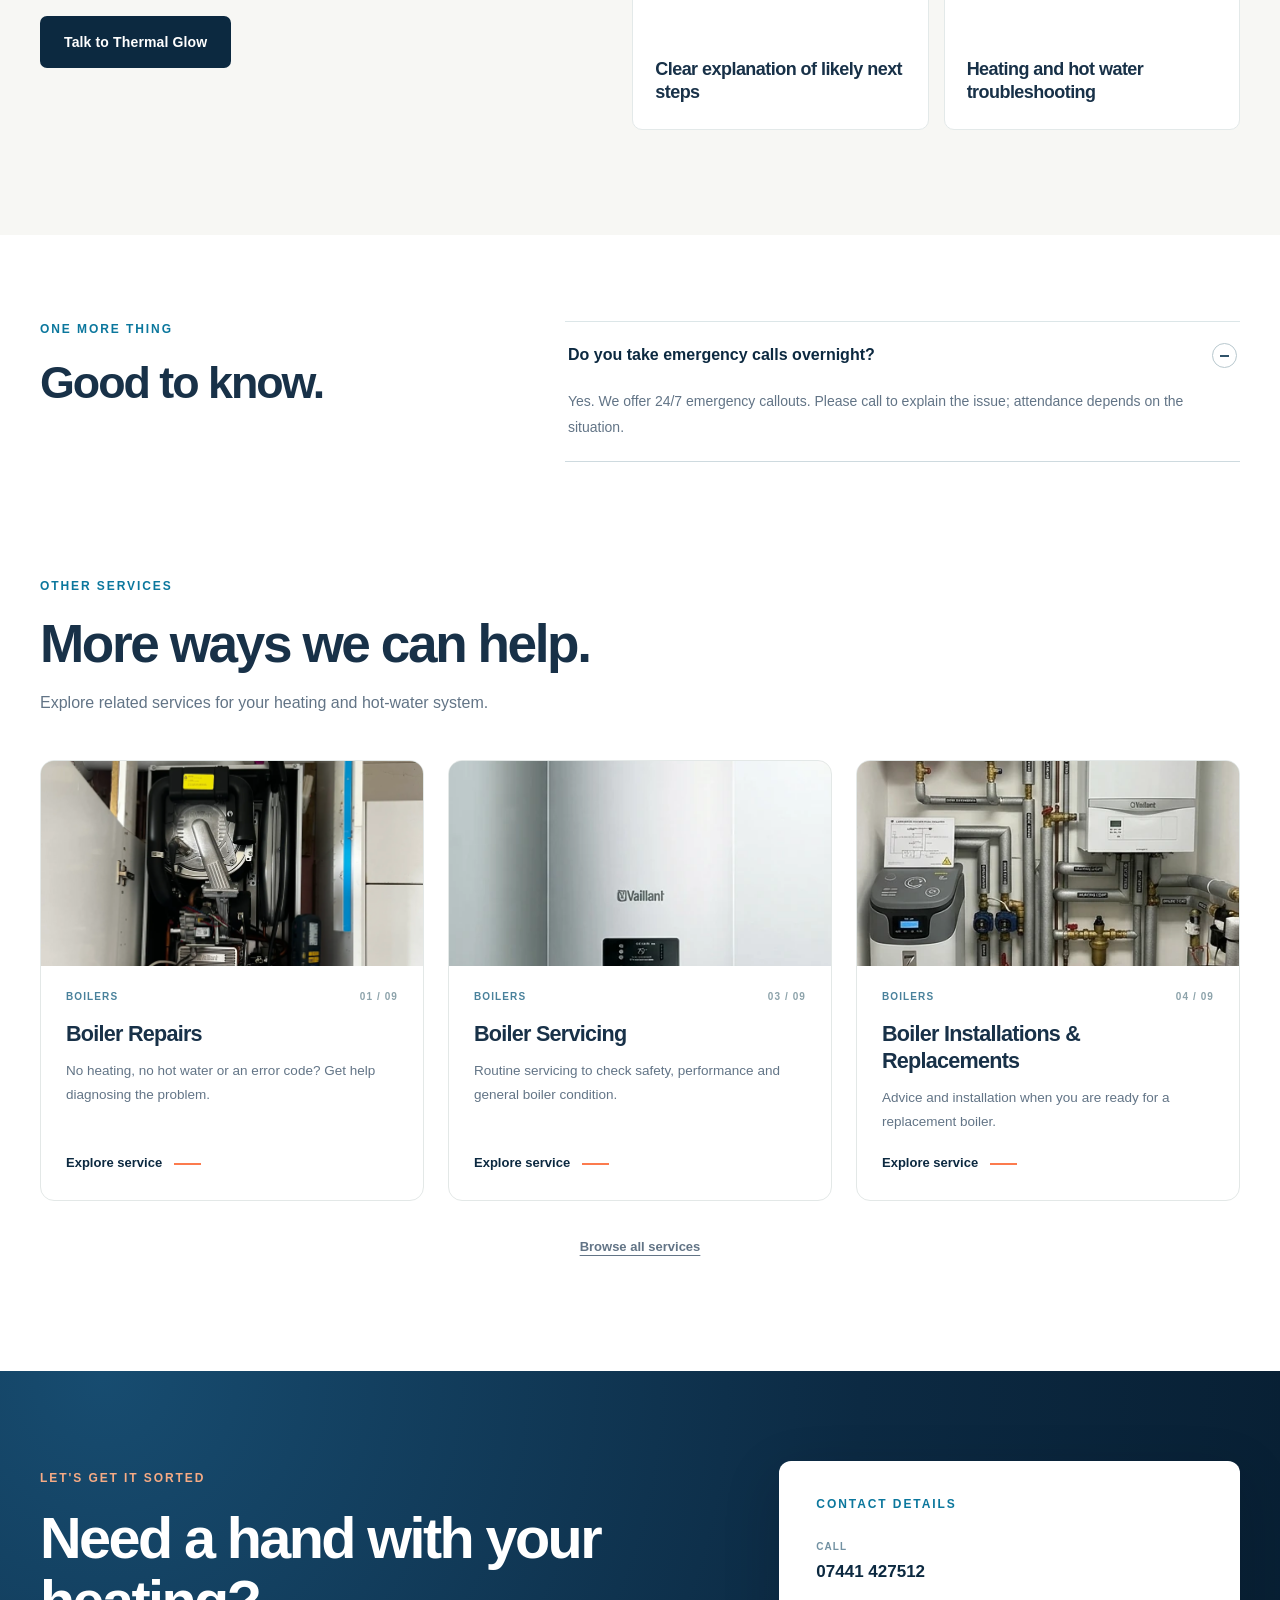
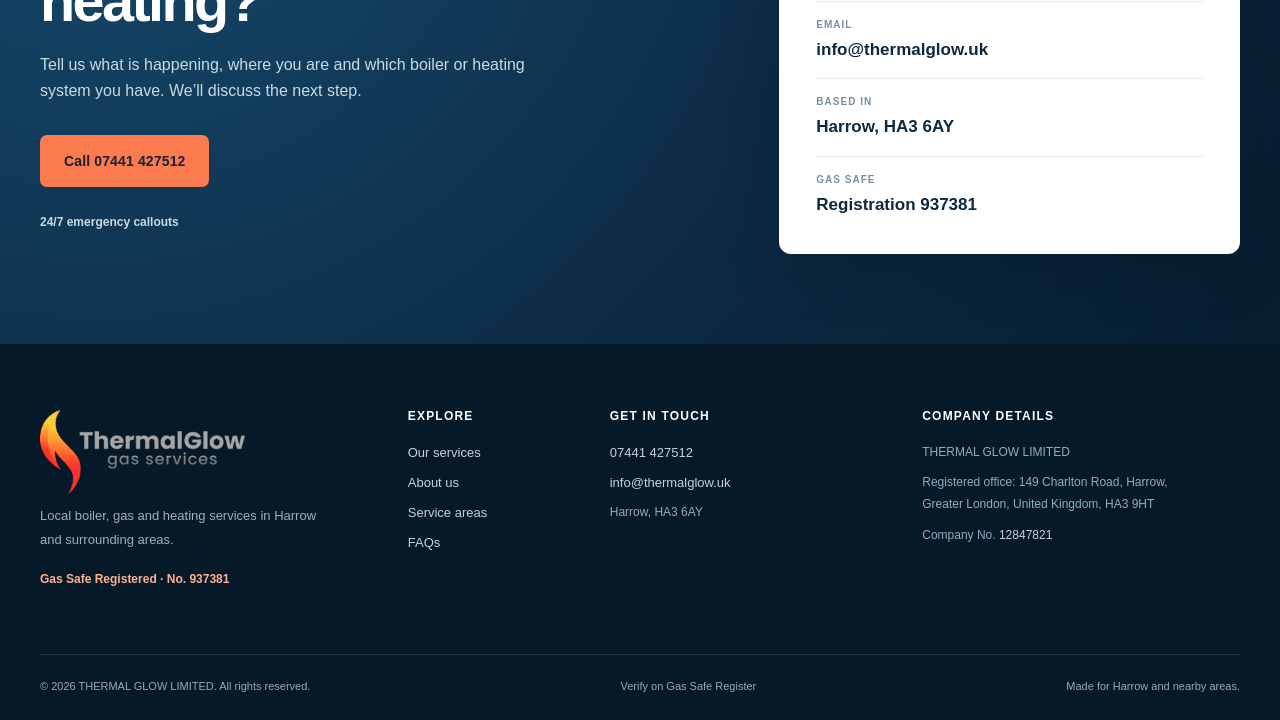
<file: services/emergency-boiler-breakdowns.html>
<!doctype html>
<html lang="en-GB">
<head>
  <meta charset="utf-8">
  <meta name="viewport" content="width=device-width, initial-scale=1, viewport-fit=cover">
  <meta name="theme-color" content="#0c2940">
  <meta name="description" content="Emergency Boiler Breakdowns in Harrow and surrounding areas. Thermal Glow Ltd offers gas and heating services. Contact 07441 427512 for enquiries.">
  <meta name="robots" content="index,follow">
  <title>Emergency Boiler Breakdowns in Harrow | Thermal Glow</title>
  <link rel="canonical" href="https://thermalglow.uk/services/emergency-boiler-breakdowns.html">
  <meta property="og:type" content="website">
  <meta property="og:site_name" content="Thermal Glow">
  <meta property="og:title" content="Emergency Boiler Breakdowns in Harrow | Thermal Glow">
  <meta property="og:description" content="Emergency Boiler Breakdowns in Harrow and surrounding areas. Thermal Glow Ltd offers gas and heating services. Contact 07441 427512 for enquiries.">
  <meta property="og:url" content="https://thermalglow.uk/services/emergency-boiler-breakdowns.html">
  <meta property="og:image" content="https://thermalglow.uk/assets/engineer-boiler-repair.webp">
  <link rel="icon" type="image/png" sizes="512x512" href="../assets/flame-favicon.png">
  <link rel="shortcut icon" href="../assets/favicon.ico">
  <link rel="apple-touch-icon" sizes="180x180" href="../assets/apple-touch-icon.png">
  <link rel="stylesheet" href="../styles.css">
  <script defer src="../script.js"></script>
  <script>if(!window.matchMedia('(prefers-reduced-motion: reduce)').matches)document.documentElement.classList.add('js-motion');</script>
</head>
<body data-page="service" data-service="emergency-boiler-breakdowns" data-root="../">
  <div id="app"></div>
  <noscript><div style="padding:30px;font-family:Arial,sans-serif"><h1>Thermal Glow — Harrow gas &amp; heating services</h1><p>Call <a href="tel:+447441427512">07441 427512</a>, email <a href="mailto:info@thermalglow.uk">info@thermalglow.uk</a> or visit Harrow, Greater London. Please enable JavaScript to browse the service details.</p></div></noscript>
</body>
</html>
</file>
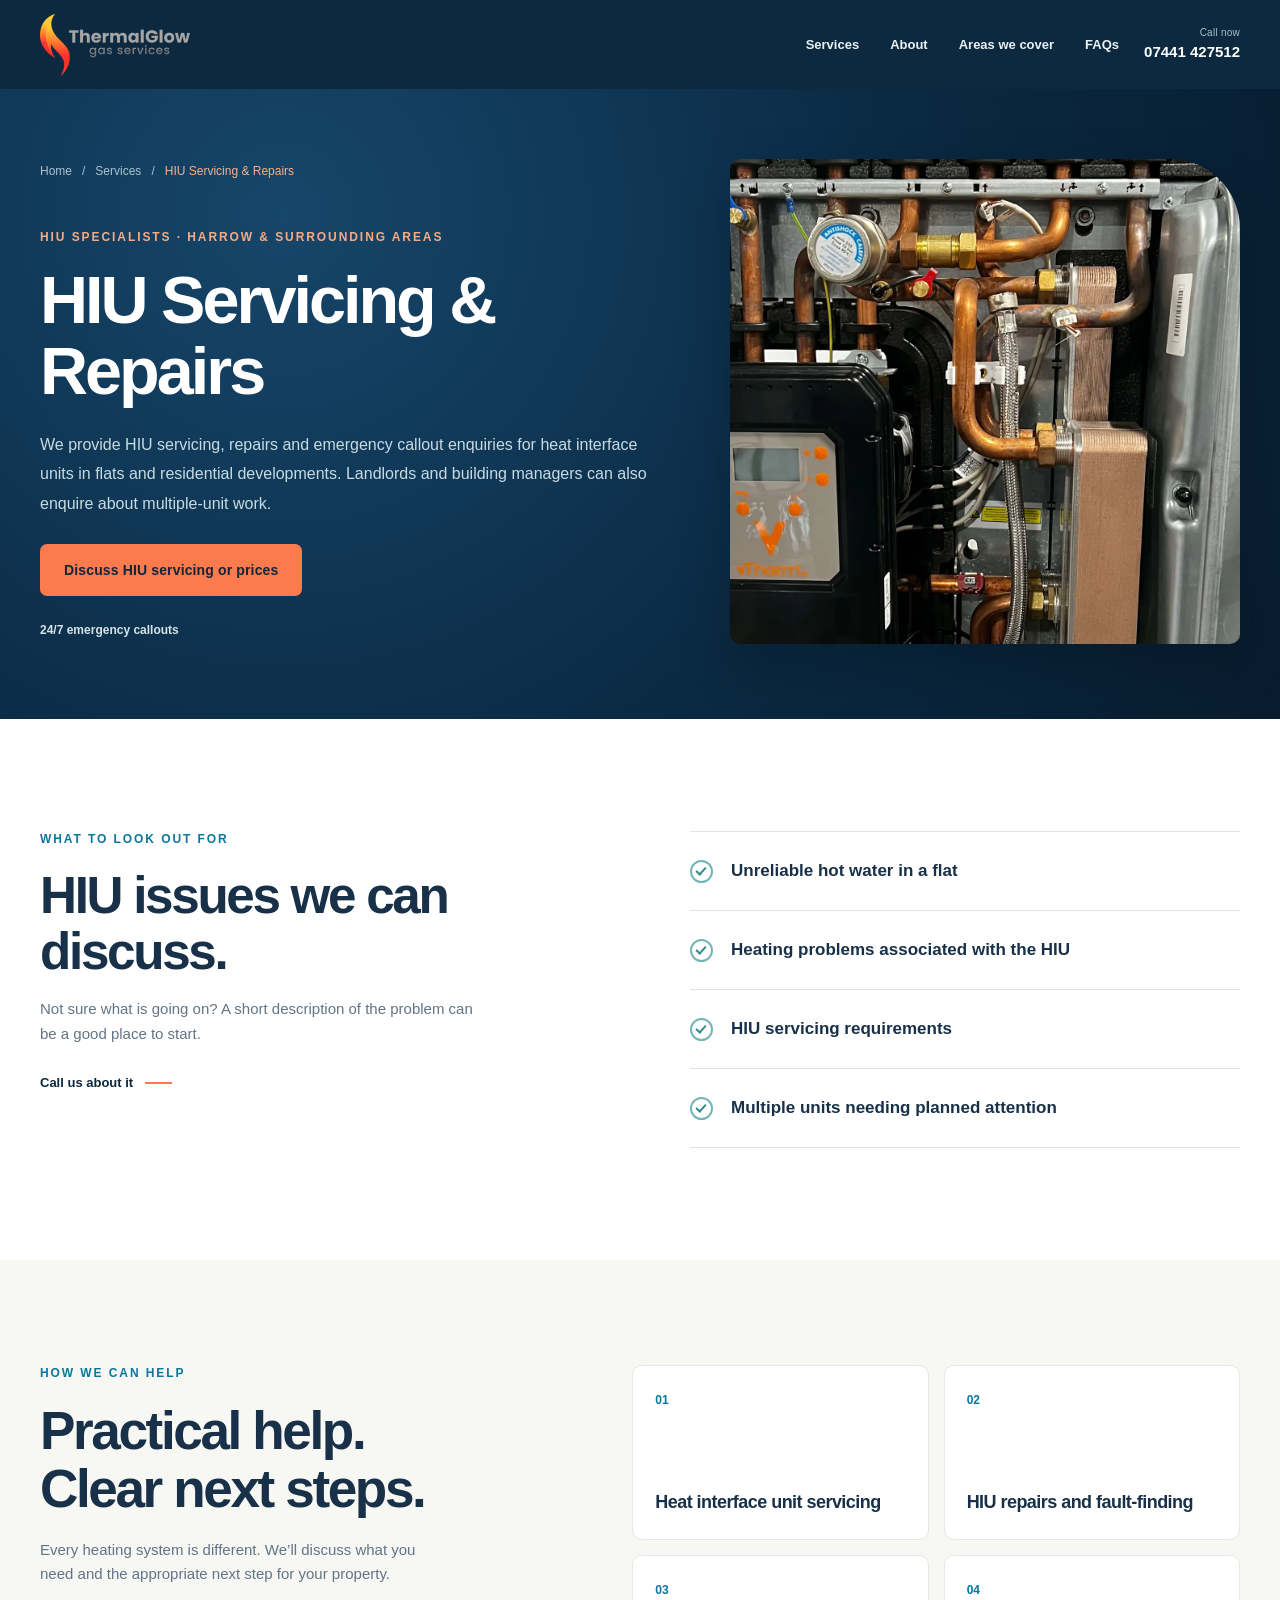
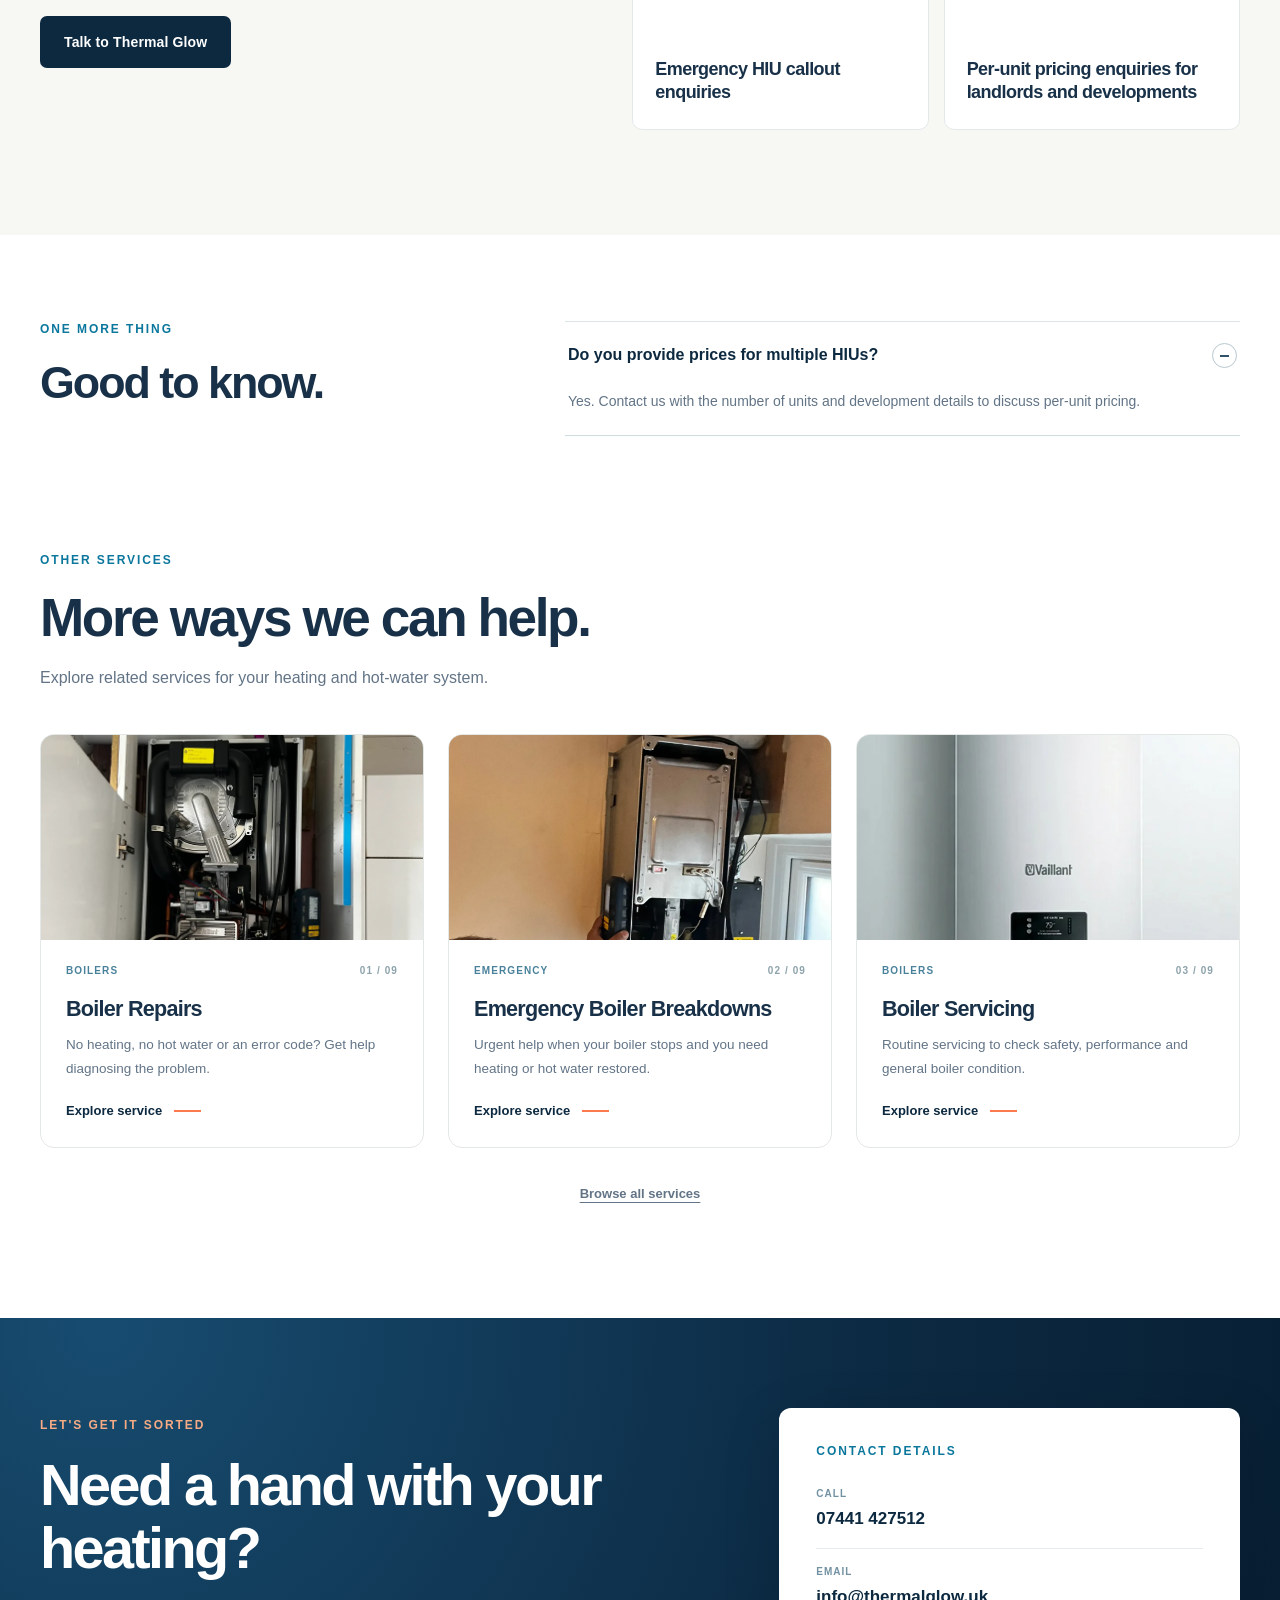
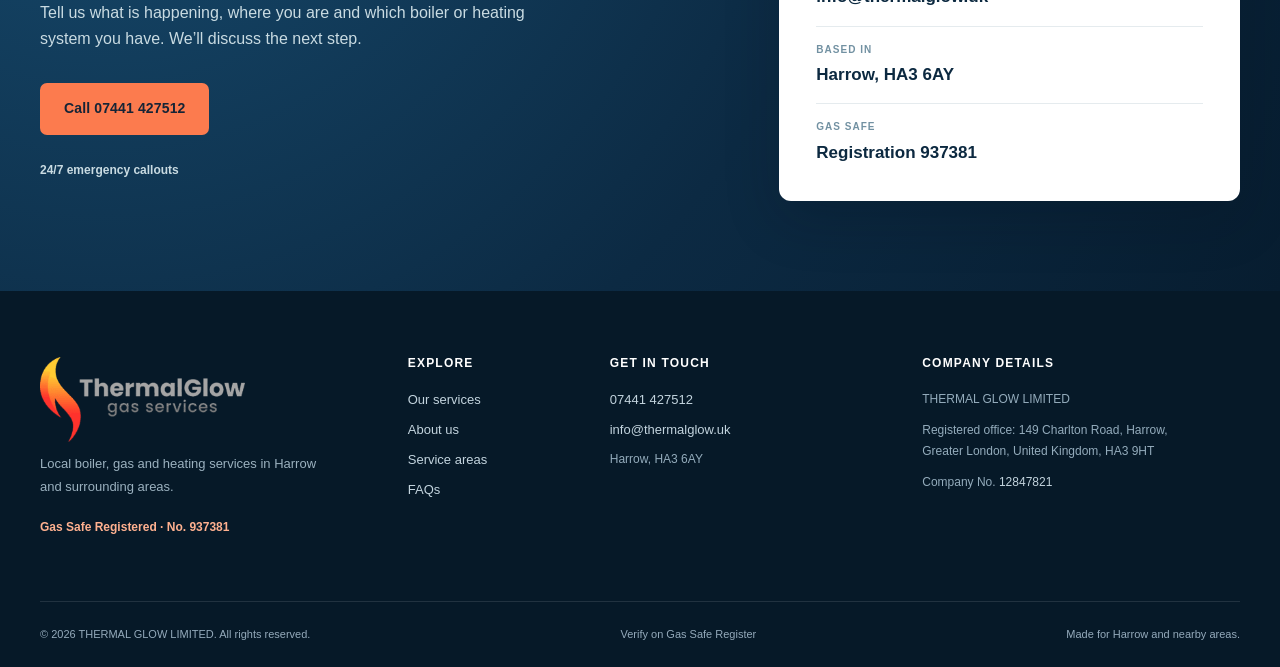
<file: services/hiu-servicing-repairs.html>
<!doctype html>
<html lang="en-GB">
<head>
  <meta charset="utf-8">
  <meta name="viewport" content="width=device-width, initial-scale=1, viewport-fit=cover">
  <meta name="theme-color" content="#0c2940">
  <meta name="description" content="HIU Servicing & Repairs in Harrow and surrounding areas. Thermal Glow Ltd offers gas and heating services. Contact 07441 427512 for enquiries.">
  <meta name="robots" content="index,follow">
  <title>HIU Servicing & Repairs in Harrow | Thermal Glow</title>
  <link rel="canonical" href="https://thermalglow.uk/services/hiu-servicing-repairs.html">
  <meta property="og:type" content="website">
  <meta property="og:site_name" content="Thermal Glow">
  <meta property="og:title" content="HIU Servicing & Repairs in Harrow | Thermal Glow">
  <meta property="og:description" content="HIU Servicing & Repairs in Harrow and surrounding areas. Thermal Glow Ltd offers gas and heating services. Contact 07441 427512 for enquiries.">
  <meta property="og:url" content="https://thermalglow.uk/services/hiu-servicing-repairs.html">
  <meta property="og:image" content="https://thermalglow.uk/assets/engineer-boiler-repair.webp">
  <link rel="icon" type="image/png" sizes="512x512" href="../assets/flame-favicon.png">
  <link rel="shortcut icon" href="../assets/favicon.ico">
  <link rel="apple-touch-icon" sizes="180x180" href="../assets/apple-touch-icon.png">
  <link rel="stylesheet" href="../styles.css">
  <script defer src="../script.js"></script>
  <script>if(!window.matchMedia('(prefers-reduced-motion: reduce)').matches)document.documentElement.classList.add('js-motion');</script>
</head>
<body data-page="service" data-service="hiu-servicing-repairs" data-root="../">
  <div id="app"></div>
  <noscript><div style="padding:30px;font-family:Arial,sans-serif"><h1>Thermal Glow — Harrow gas &amp; heating services</h1><p>Call <a href="tel:+447441427512">07441 427512</a>, email <a href="mailto:info@thermalglow.uk">info@thermalglow.uk</a> or visit Harrow, Greater London. Please enable JavaScript to browse the service details.</p></div></noscript>
</body>
</html>
</file>
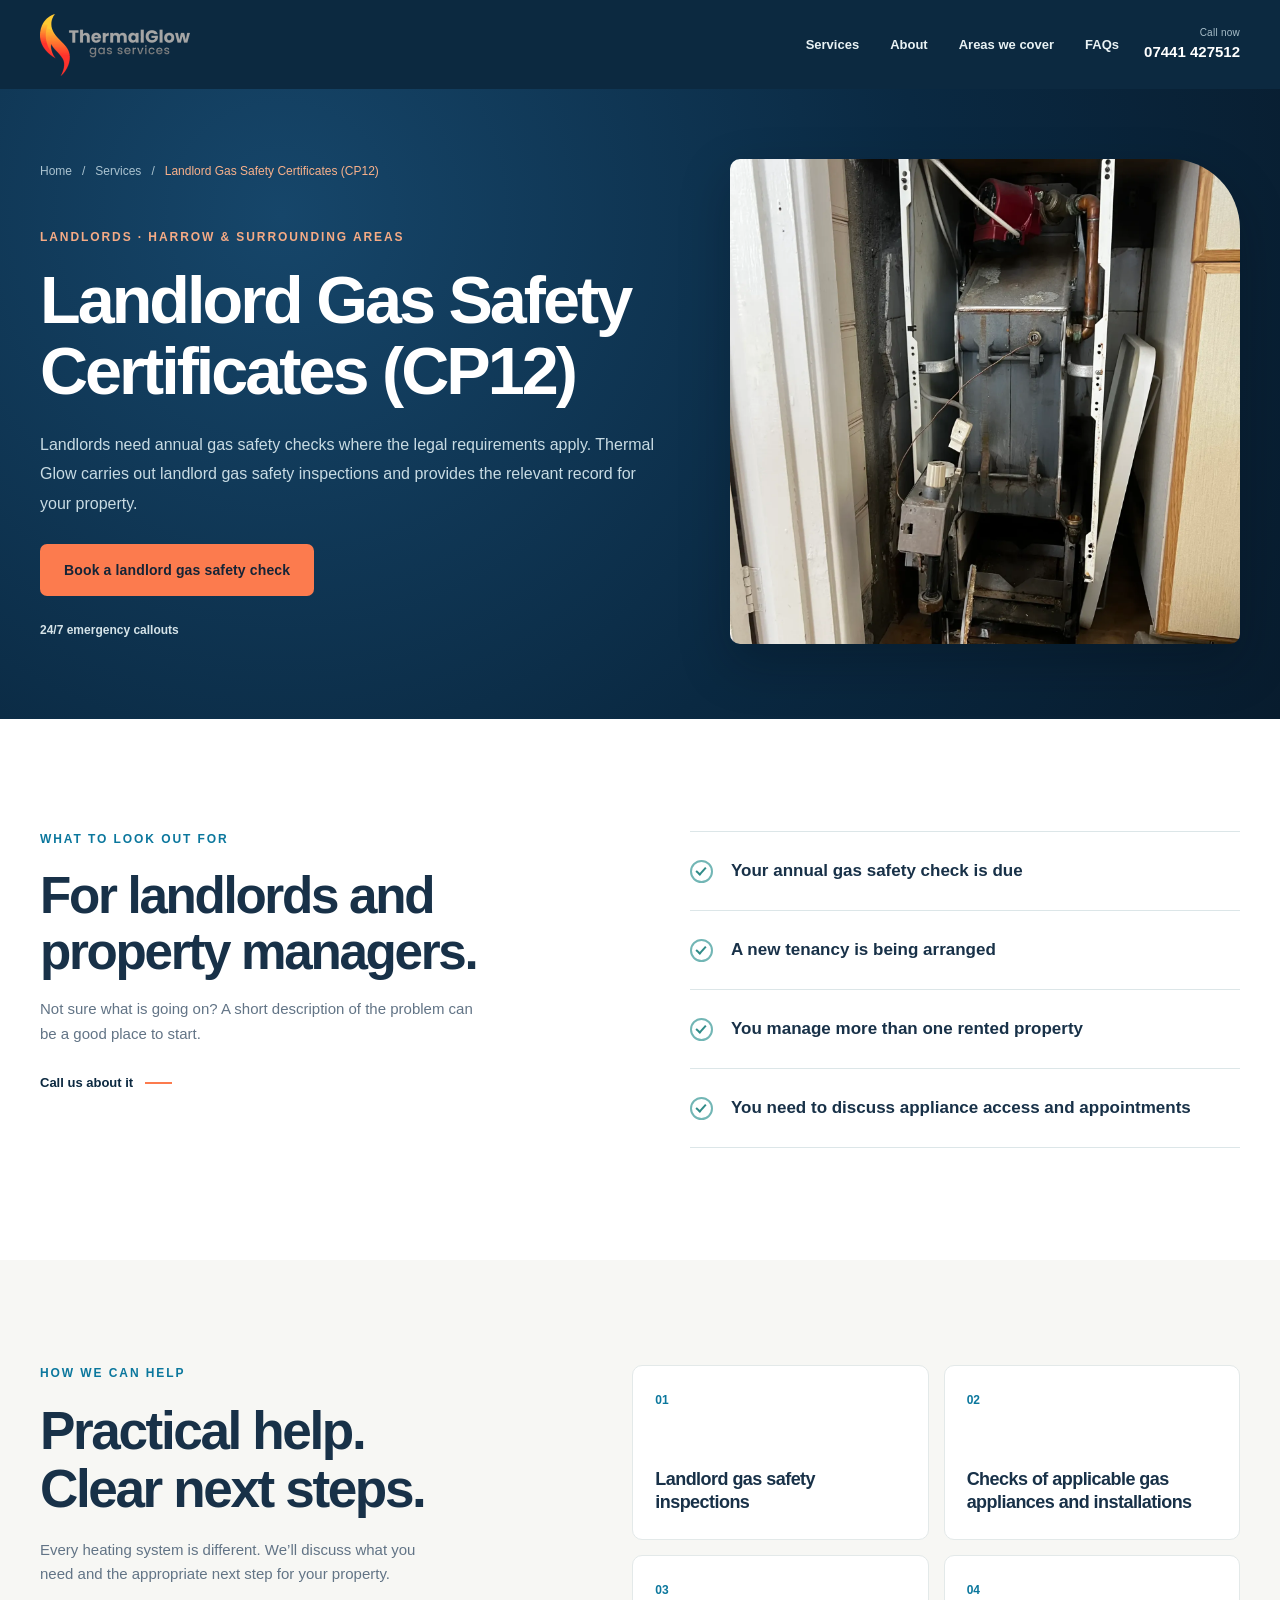
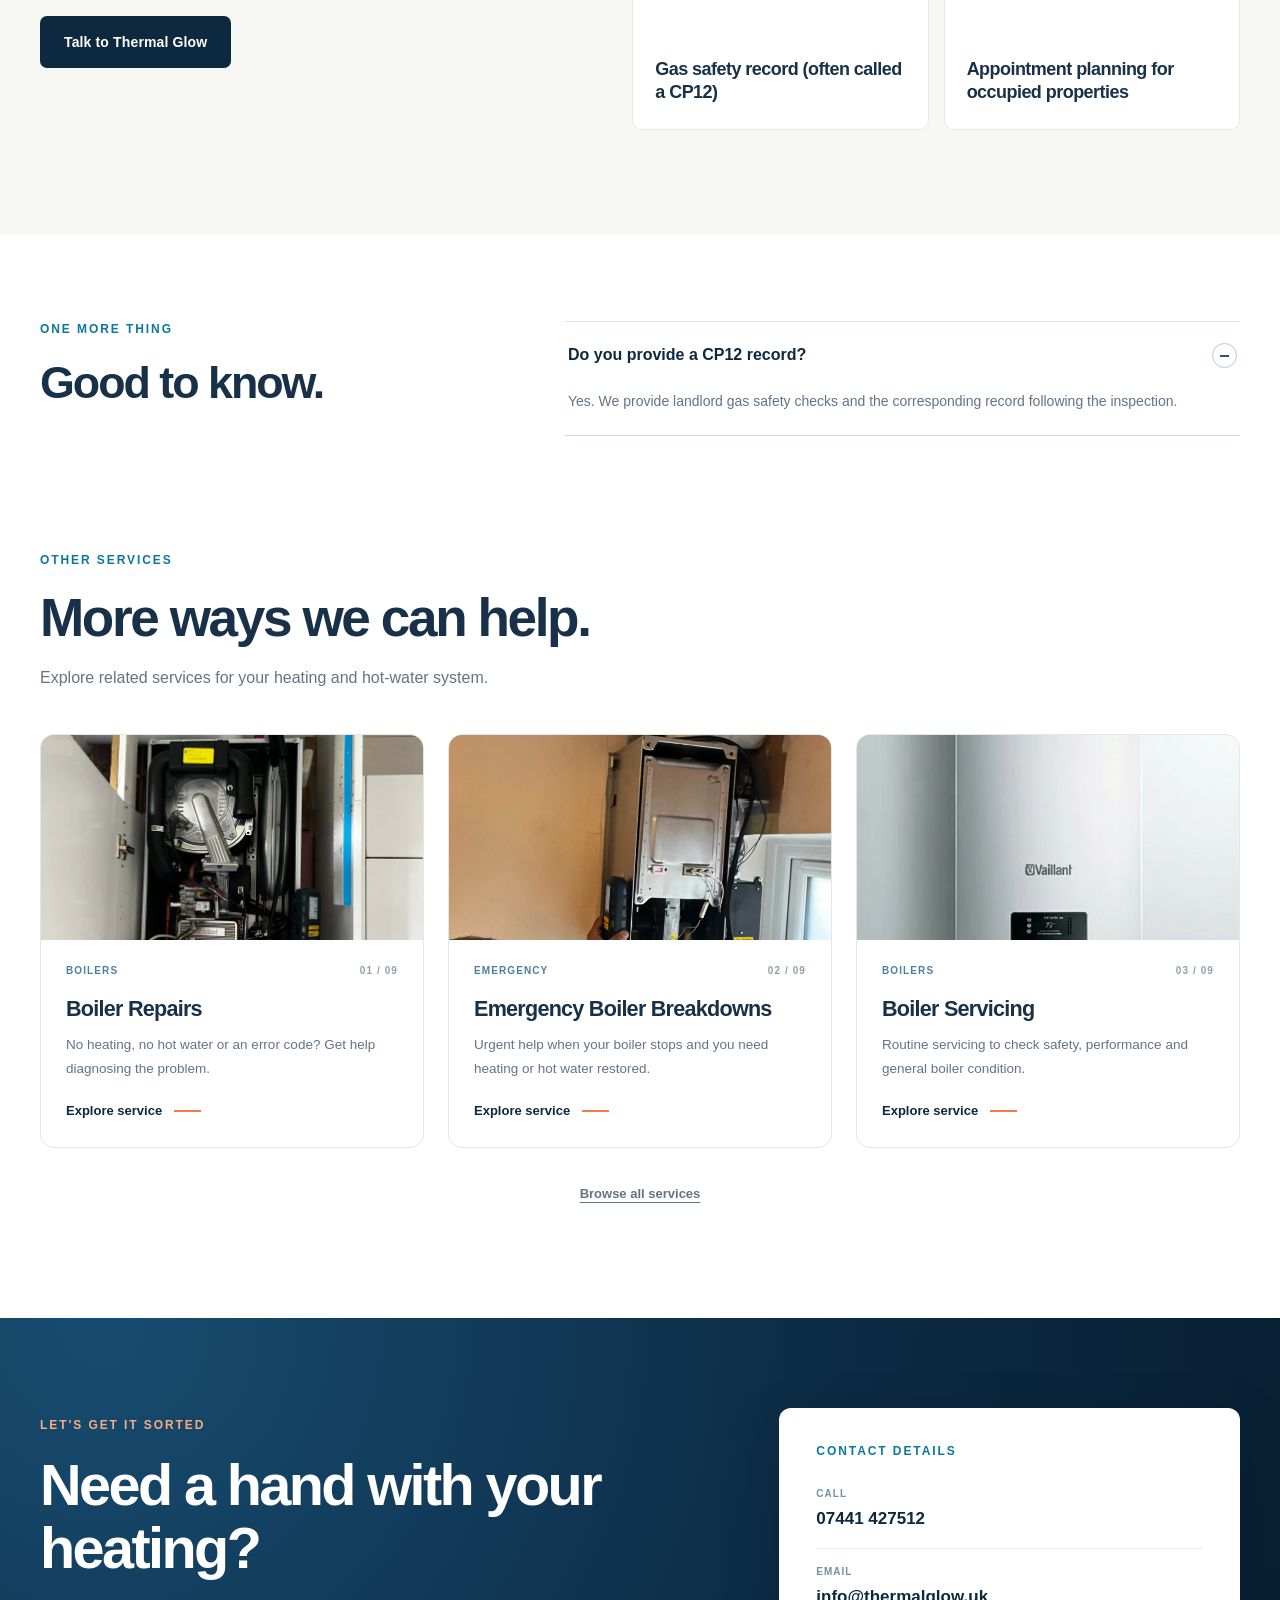
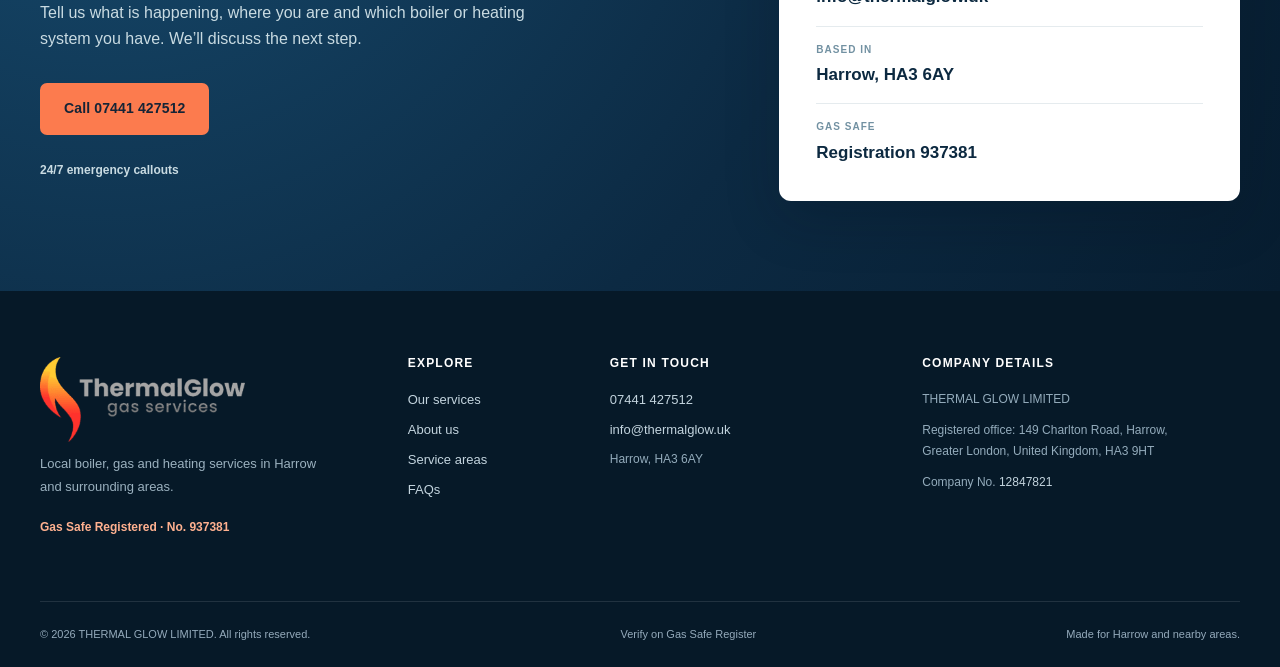
<file: services/landlord-gas-safety-certificates.html>
<!doctype html>
<html lang="en-GB">
<head>
  <meta charset="utf-8">
  <meta name="viewport" content="width=device-width, initial-scale=1, viewport-fit=cover">
  <meta name="theme-color" content="#0c2940">
  <meta name="description" content="Landlord Gas Safety Certificates (CP12) in Harrow and surrounding areas. Thermal Glow Ltd offers gas and heating services. Contact 07441 427512 for enquiries.">
  <meta name="robots" content="index,follow">
  <title>Landlord Gas Safety Certificates (CP12) in Harrow | Thermal Glow</title>
  <link rel="canonical" href="https://thermalglow.uk/services/landlord-gas-safety-certificates.html">
  <meta property="og:type" content="website">
  <meta property="og:site_name" content="Thermal Glow">
  <meta property="og:title" content="Landlord Gas Safety Certificates (CP12) in Harrow | Thermal Glow">
  <meta property="og:description" content="Landlord Gas Safety Certificates (CP12) in Harrow and surrounding areas. Thermal Glow Ltd offers gas and heating services. Contact 07441 427512 for enquiries.">
  <meta property="og:url" content="https://thermalglow.uk/services/landlord-gas-safety-certificates.html">
  <meta property="og:image" content="https://thermalglow.uk/assets/engineer-boiler-repair.webp">
  <link rel="icon" type="image/png" sizes="512x512" href="../assets/flame-favicon.png">
  <link rel="shortcut icon" href="../assets/favicon.ico">
  <link rel="apple-touch-icon" sizes="180x180" href="../assets/apple-touch-icon.png">
  <link rel="stylesheet" href="../styles.css">
  <script defer src="../script.js"></script>
  <script>if(!window.matchMedia('(prefers-reduced-motion: reduce)').matches)document.documentElement.classList.add('js-motion');</script>
</head>
<body data-page="service" data-service="landlord-gas-safety-certificates" data-root="../">
  <div id="app"></div>
  <noscript><div style="padding:30px;font-family:Arial,sans-serif"><h1>Thermal Glow — Harrow gas &amp; heating services</h1><p>Call <a href="tel:+447441427512">07441 427512</a>, email <a href="mailto:info@thermalglow.uk">info@thermalglow.uk</a> or visit Harrow, Greater London. Please enable JavaScript to browse the service details.</p></div></noscript>
</body>
</html>
</file>
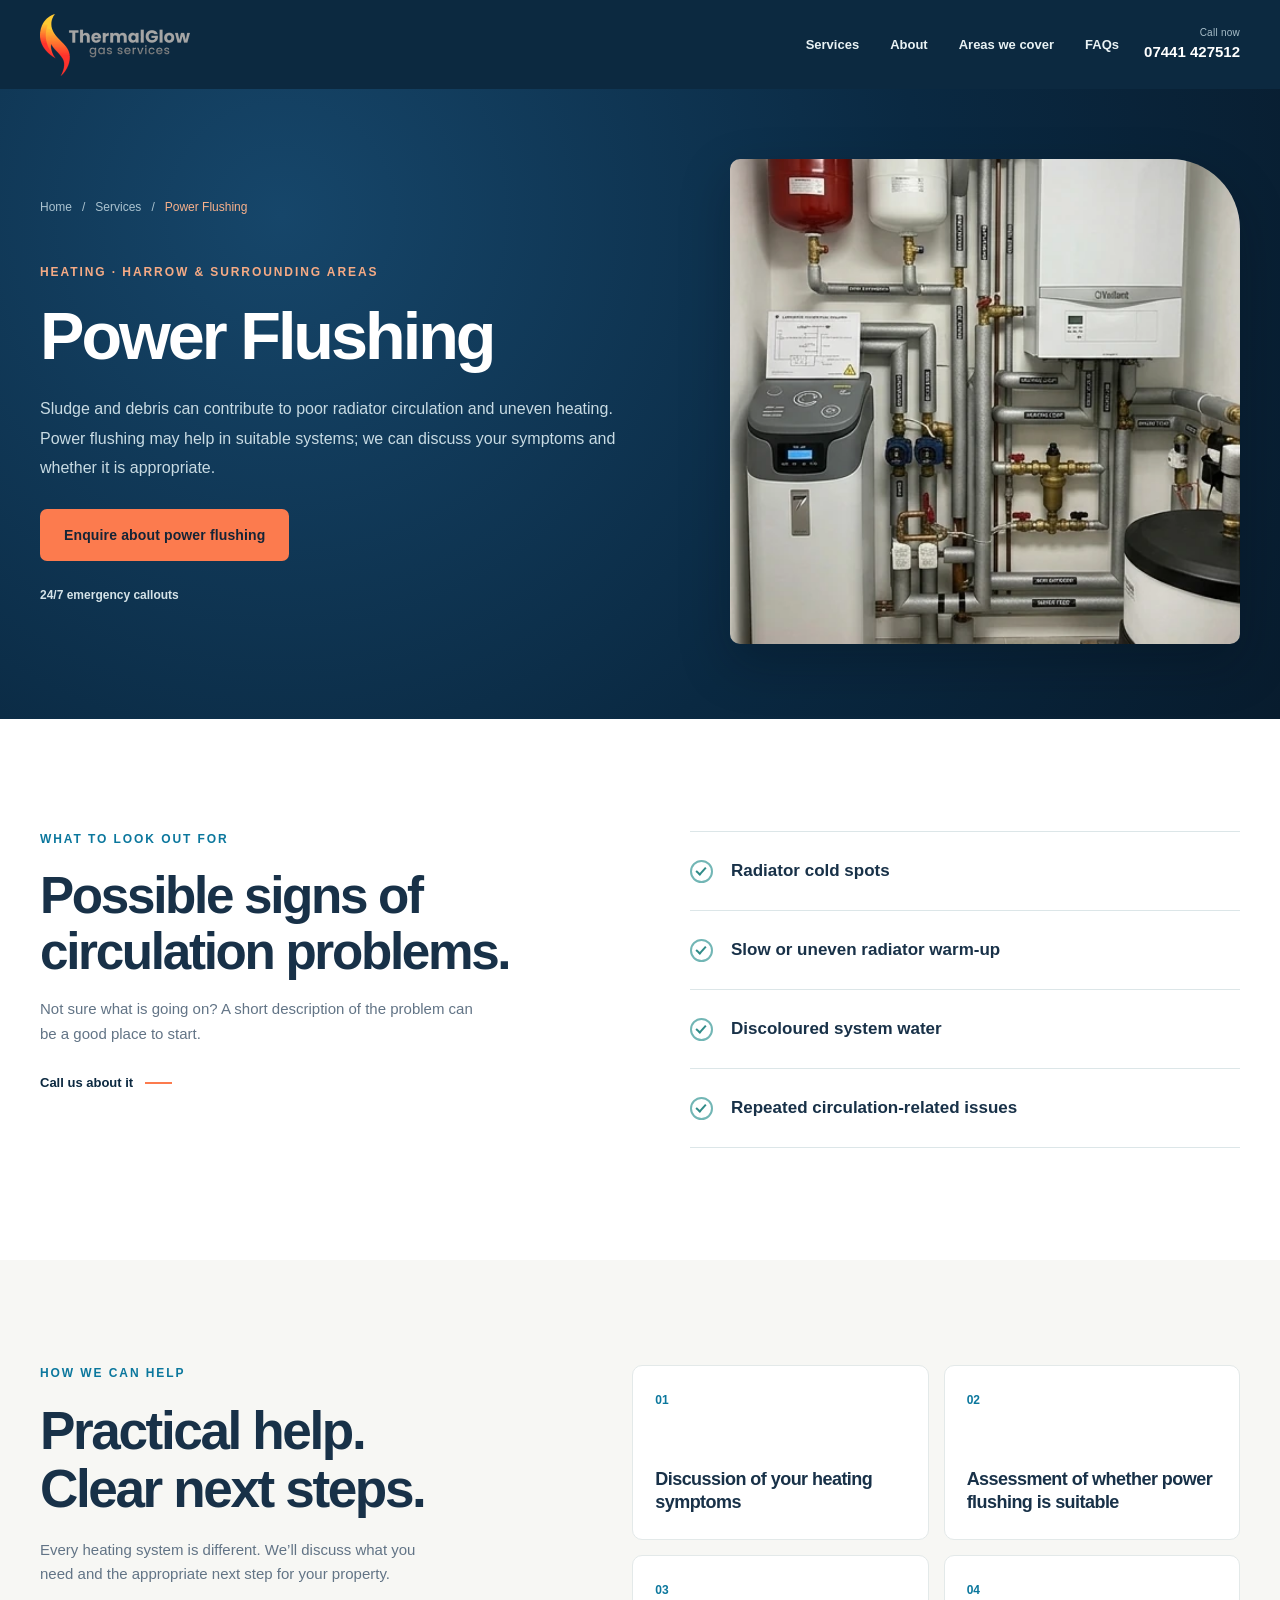
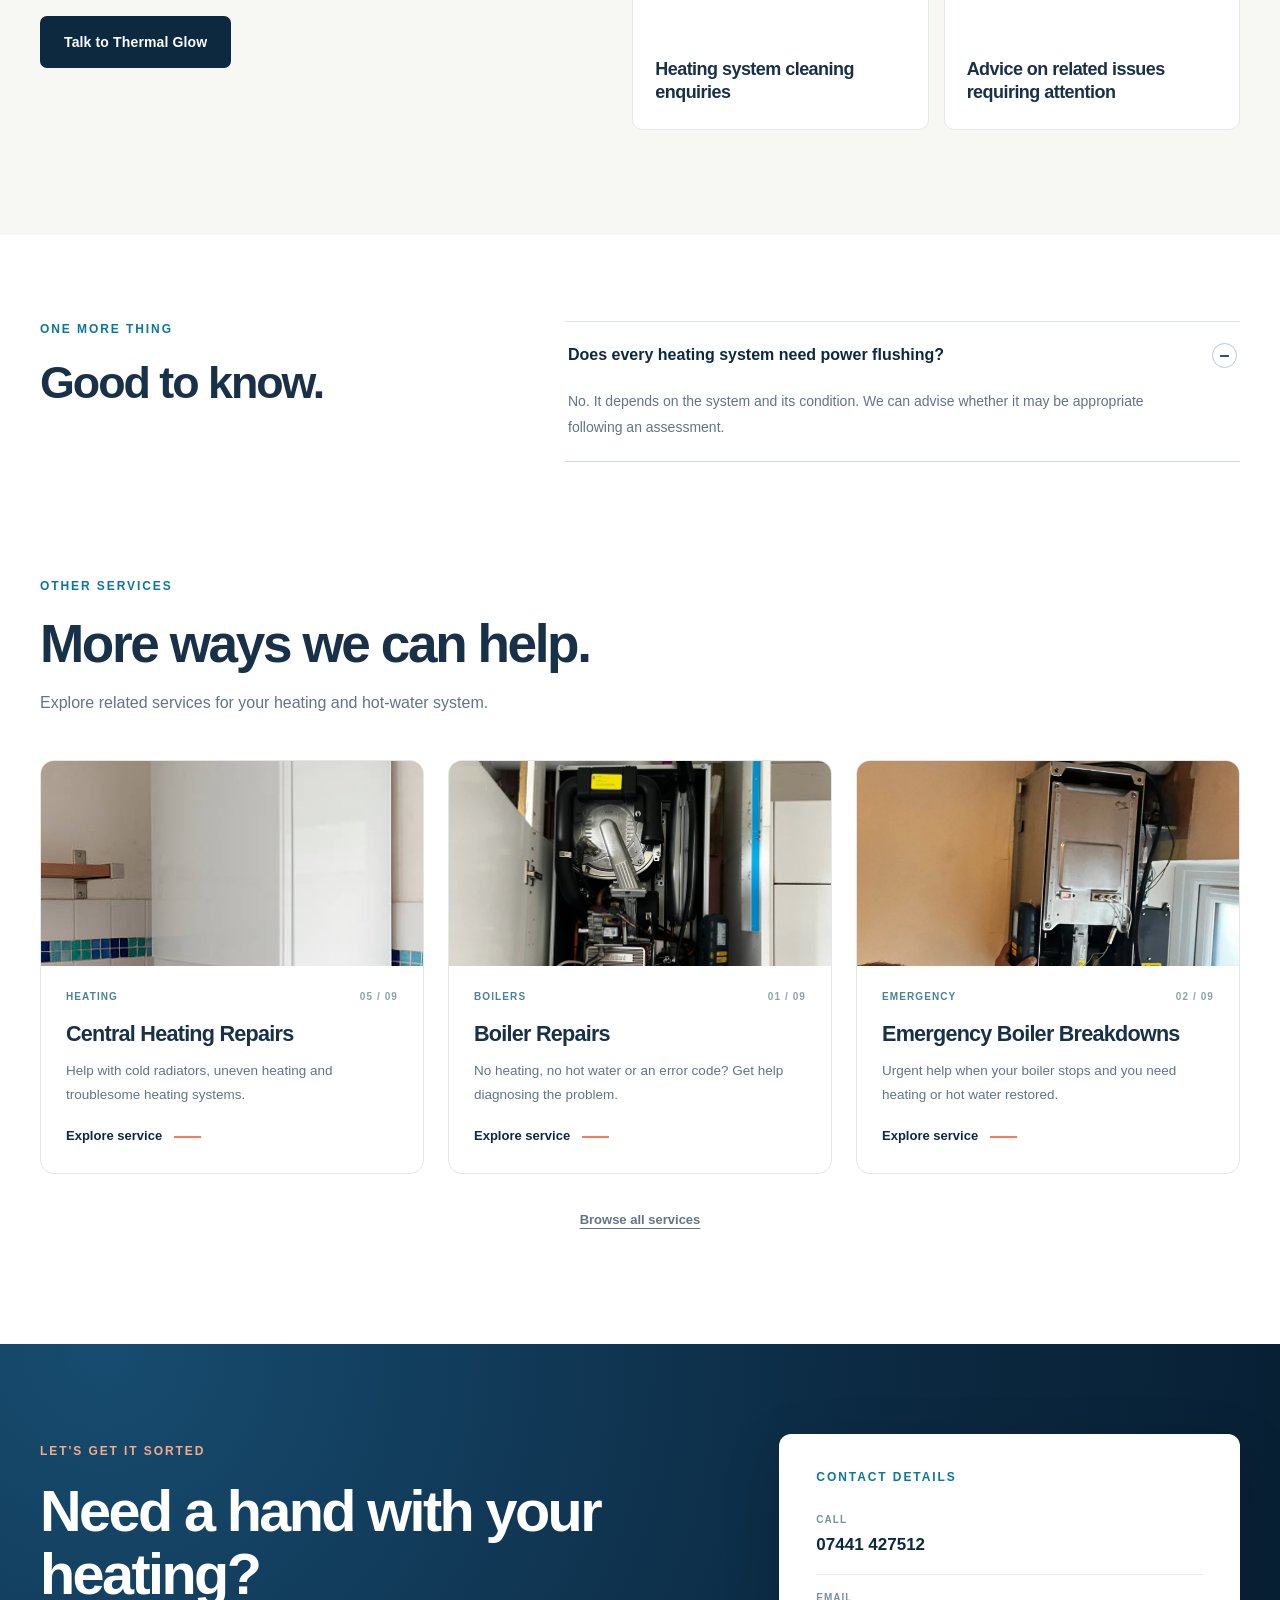
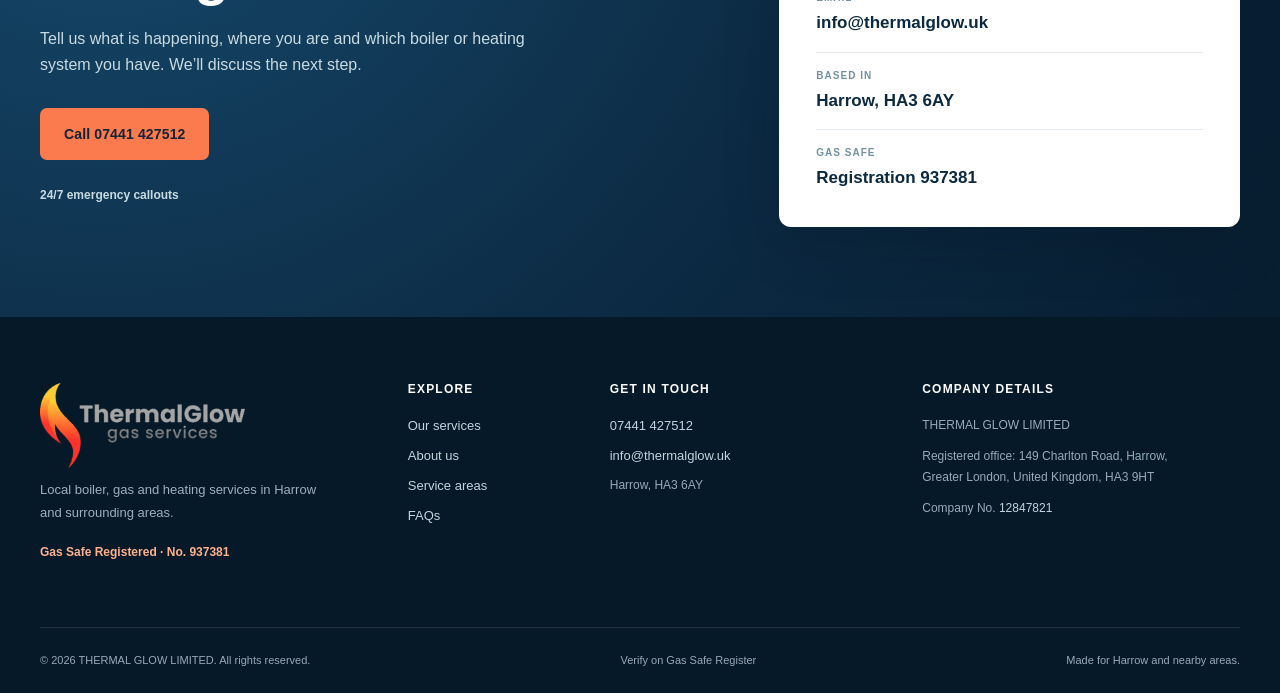
<file: services/power-flushing.html>
<!doctype html>
<html lang="en-GB">
<head>
  <meta charset="utf-8">
  <meta name="viewport" content="width=device-width, initial-scale=1, viewport-fit=cover">
  <meta name="theme-color" content="#0c2940">
  <meta name="description" content="Power Flushing in Harrow and surrounding areas. Thermal Glow Ltd offers gas and heating services. Contact 07441 427512 for enquiries.">
  <meta name="robots" content="index,follow">
  <title>Power Flushing in Harrow | Thermal Glow</title>
  <link rel="canonical" href="https://thermalglow.uk/services/power-flushing.html">
  <meta property="og:type" content="website">
  <meta property="og:site_name" content="Thermal Glow">
  <meta property="og:title" content="Power Flushing in Harrow | Thermal Glow">
  <meta property="og:description" content="Power Flushing in Harrow and surrounding areas. Thermal Glow Ltd offers gas and heating services. Contact 07441 427512 for enquiries.">
  <meta property="og:url" content="https://thermalglow.uk/services/power-flushing.html">
  <meta property="og:image" content="https://thermalglow.uk/assets/engineer-boiler-repair.webp">
  <link rel="icon" type="image/png" sizes="512x512" href="../assets/flame-favicon.png">
  <link rel="shortcut icon" href="../assets/favicon.ico">
  <link rel="apple-touch-icon" sizes="180x180" href="../assets/apple-touch-icon.png">
  <link rel="stylesheet" href="../styles.css">
  <script defer src="../script.js"></script>
  <script>if(!window.matchMedia('(prefers-reduced-motion: reduce)').matches)document.documentElement.classList.add('js-motion');</script>
</head>
<body data-page="service" data-service="power-flushing" data-root="../">
  <div id="app"></div>
  <noscript><div style="padding:30px;font-family:Arial,sans-serif"><h1>Thermal Glow — Harrow gas &amp; heating services</h1><p>Call <a href="tel:+447441427512">07441 427512</a>, email <a href="mailto:info@thermalglow.uk">info@thermalglow.uk</a> or visit Harrow, Greater London. Please enable JavaScript to browse the service details.</p></div></noscript>
</body>
</html>
</file>
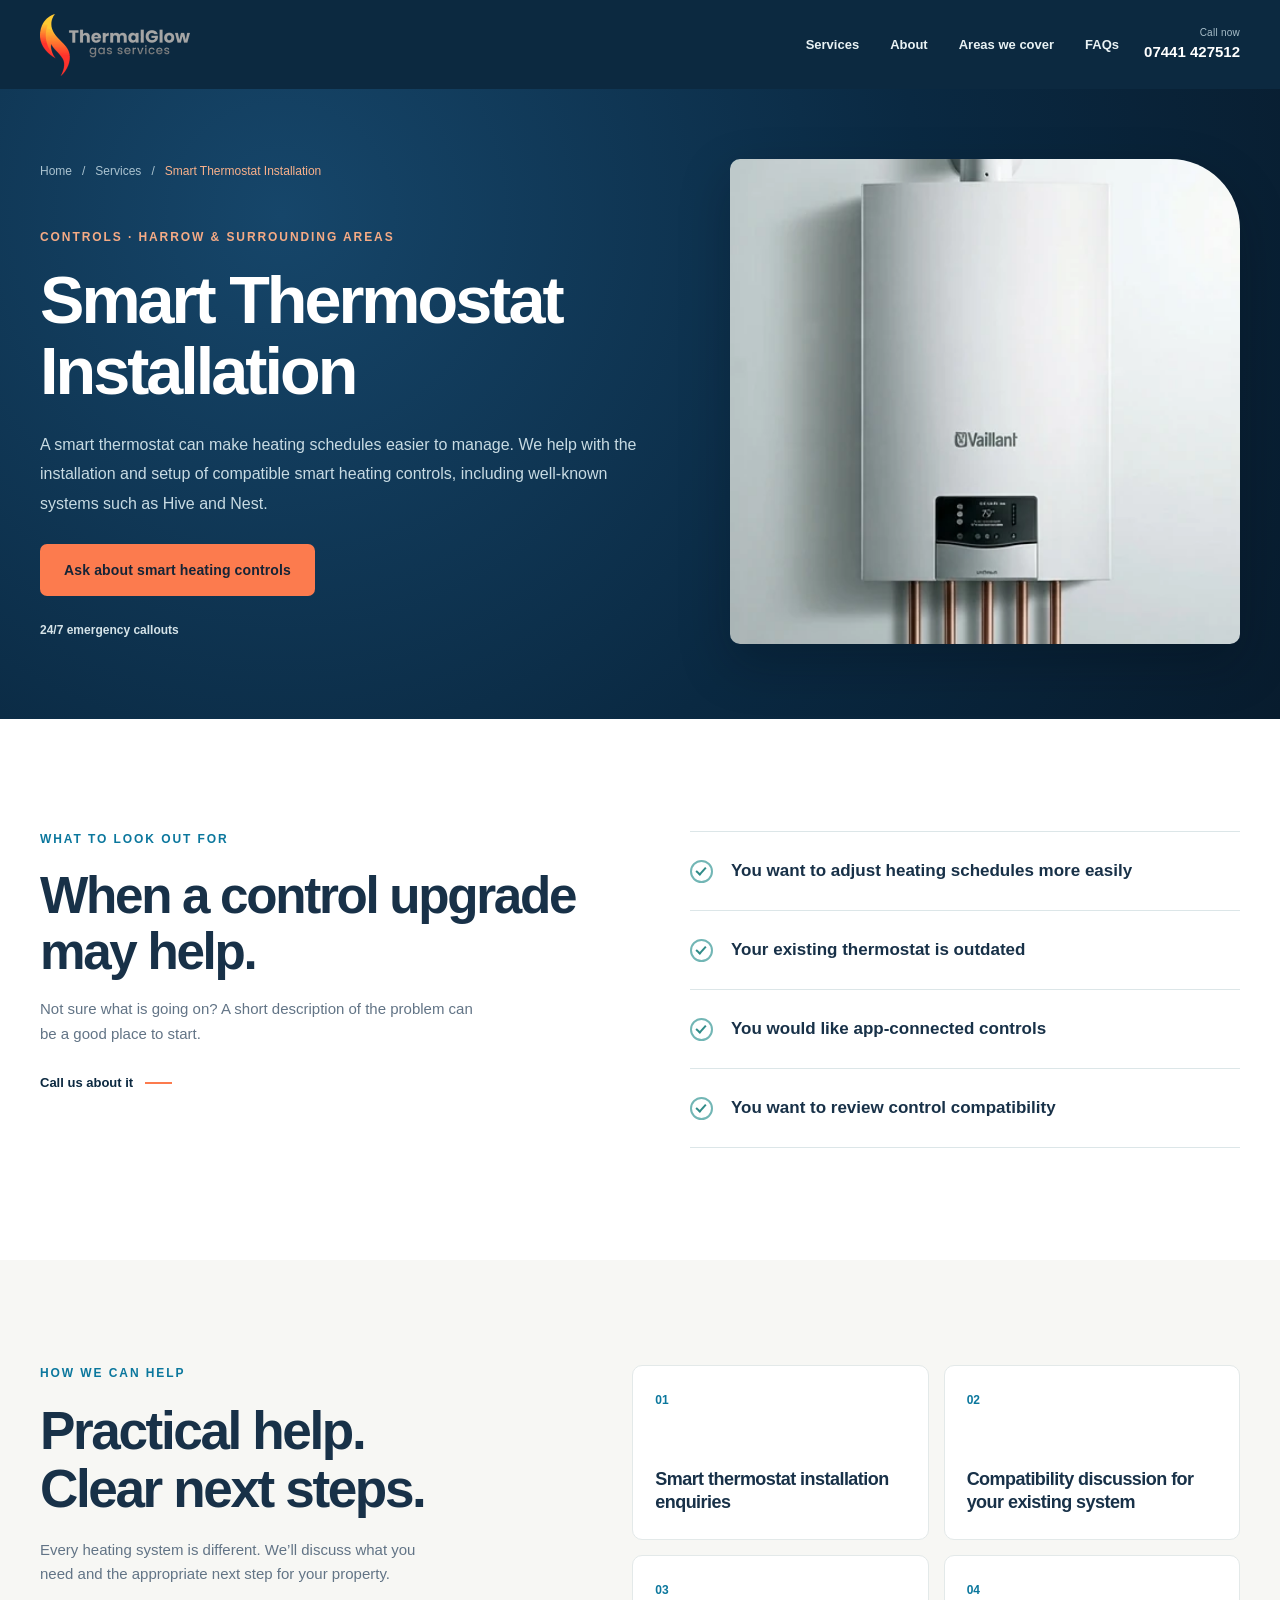
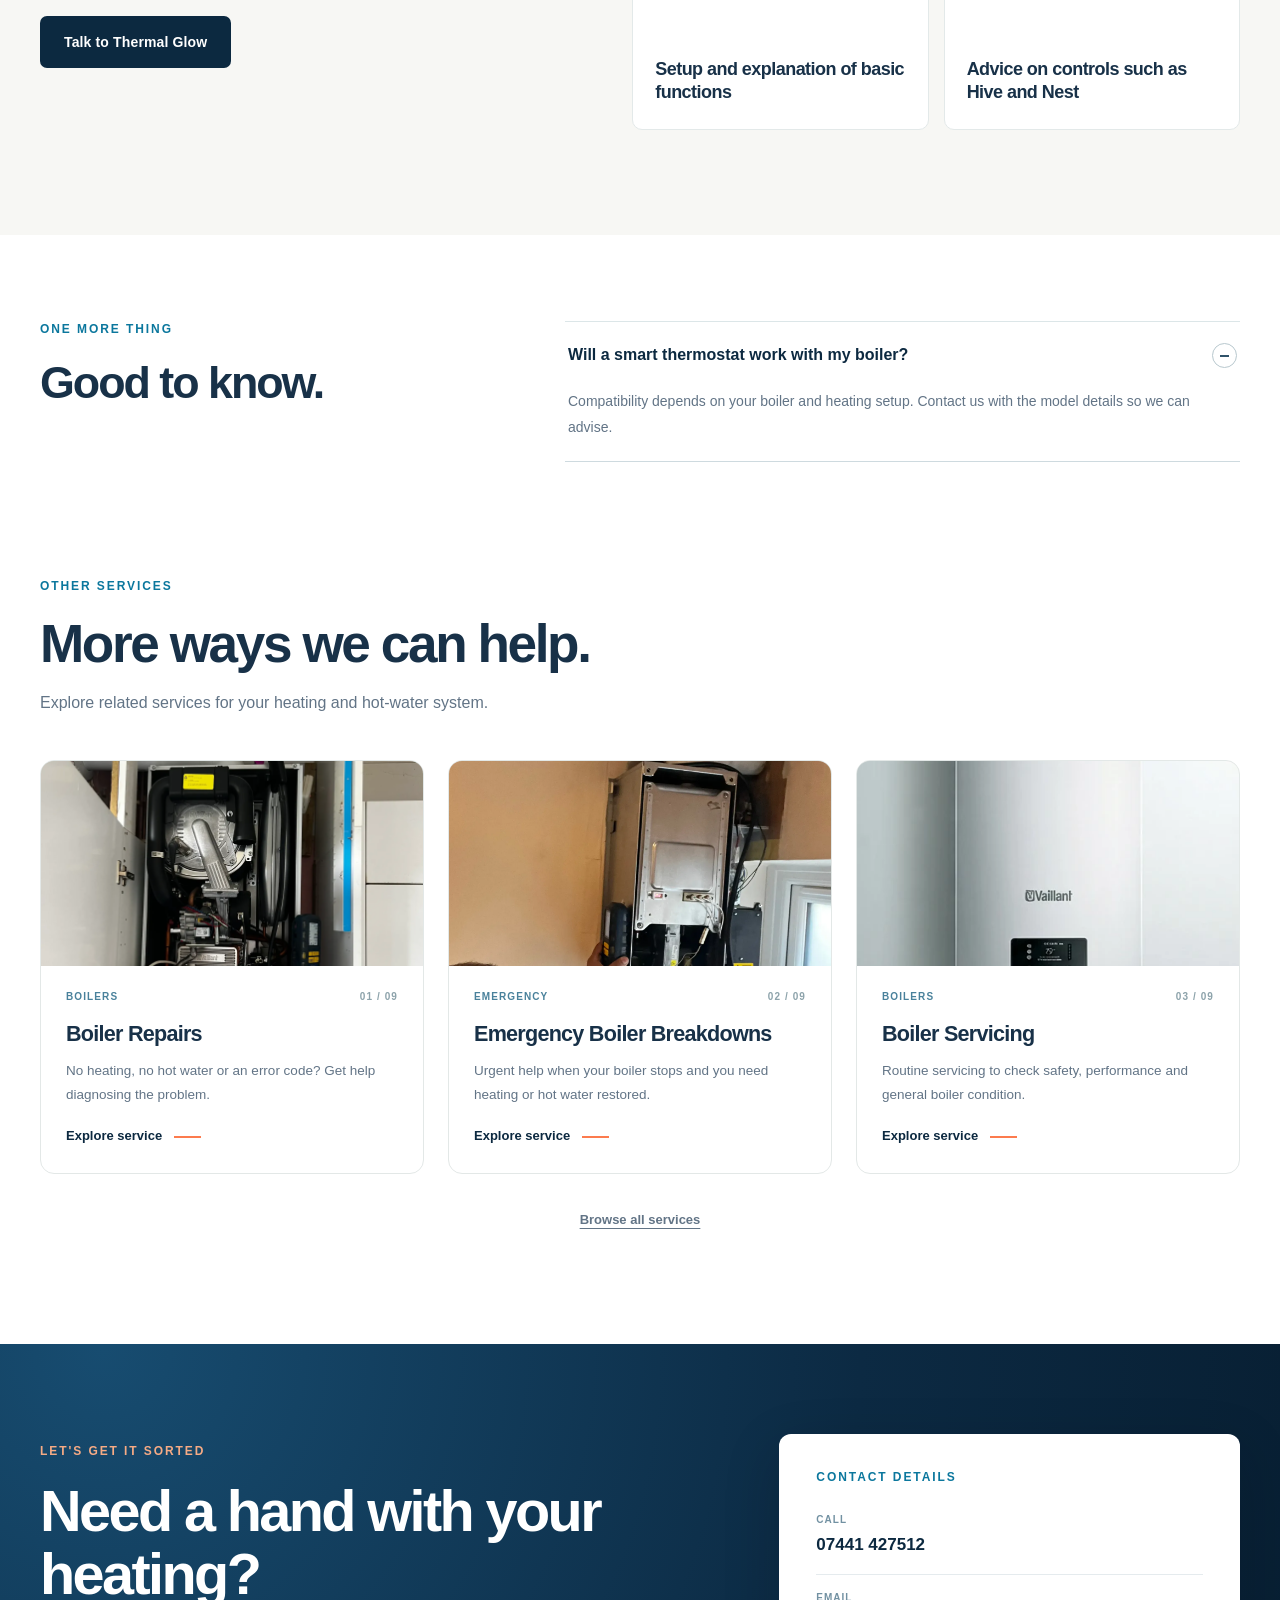
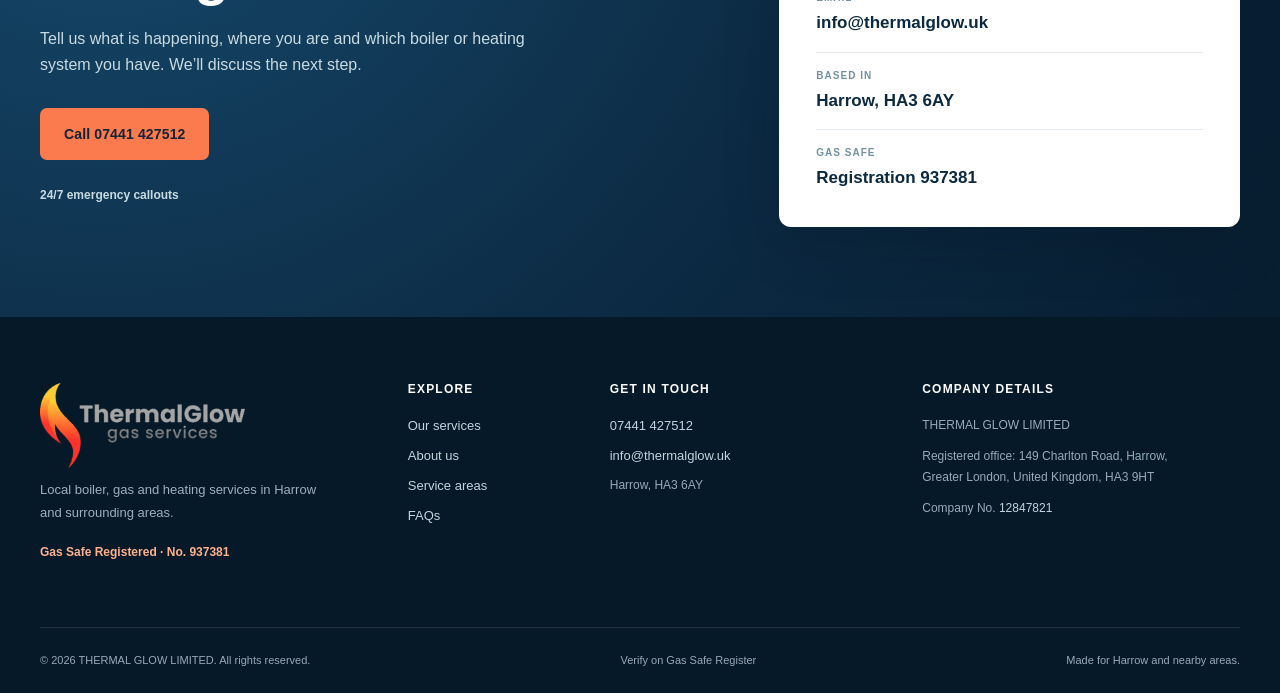
<file: services/smart-thermostat-installation.html>
<!doctype html>
<html lang="en-GB">
<head>
  <meta charset="utf-8">
  <meta name="viewport" content="width=device-width, initial-scale=1, viewport-fit=cover">
  <meta name="theme-color" content="#0c2940">
  <meta name="description" content="Smart Thermostat Installation in Harrow and surrounding areas. Thermal Glow Ltd offers gas and heating services. Contact 07441 427512 for enquiries.">
  <meta name="robots" content="index,follow">
  <title>Smart Thermostat Installation in Harrow | Thermal Glow</title>
  <link rel="canonical" href="https://thermalglow.uk/services/smart-thermostat-installation.html">
  <meta property="og:type" content="website">
  <meta property="og:site_name" content="Thermal Glow">
  <meta property="og:title" content="Smart Thermostat Installation in Harrow | Thermal Glow">
  <meta property="og:description" content="Smart Thermostat Installation in Harrow and surrounding areas. Thermal Glow Ltd offers gas and heating services. Contact 07441 427512 for enquiries.">
  <meta property="og:url" content="https://thermalglow.uk/services/smart-thermostat-installation.html">
  <meta property="og:image" content="https://thermalglow.uk/assets/engineer-boiler-repair.webp">
  <link rel="icon" type="image/png" sizes="512x512" href="../assets/flame-favicon.png">
  <link rel="shortcut icon" href="../assets/favicon.ico">
  <link rel="apple-touch-icon" sizes="180x180" href="../assets/apple-touch-icon.png">
  <link rel="stylesheet" href="../styles.css">
  <script defer src="../script.js"></script>
  <script>if(!window.matchMedia('(prefers-reduced-motion: reduce)').matches)document.documentElement.classList.add('js-motion');</script>
</head>
<body data-page="service" data-service="smart-thermostat-installation" data-root="../">
  <div id="app"></div>
  <noscript><div style="padding:30px;font-family:Arial,sans-serif"><h1>Thermal Glow — Harrow gas &amp; heating services</h1><p>Call <a href="tel:+447441427512">07441 427512</a>, email <a href="mailto:info@thermalglow.uk">info@thermalglow.uk</a> or visit Harrow, Greater London. Please enable JavaScript to browse the service details.</p></div></noscript>
</body>
</html>
</file>
<file: styles.css>
/* THERMAL GLOW — local, no-framework, responsive styles */
:root{--navy:#0c2940;--navy-dark:#091e30;--navy-deep:#061928;--blue:#0b779d;--orange:#fc7b4e;--orange-light:#ff9a60;--ink:#183148;--muted:#627486;--paper:#fff;--cream:#f7f7f4;--mist:#edf3f5;--border:#dce6e8;--round:20px;--container:1200px;--ease:cubic-bezier(.22,1,.36,1)}
*,*::before,*::after{box-sizing:border-box}
html{scroll-behavior:smooth;scroll-padding-top:105px}
body{margin:0;background:var(--paper);color:var(--ink);font-family:Inter,ui-sans-serif,-apple-system,BlinkMacSystemFont,"Segoe UI",Arial,sans-serif;font-size:16px;line-height:1.62;-webkit-font-smoothing:antialiased}
body.menu-open{overflow:hidden}
img{display:block;max-width:100%}a{color:inherit;text-decoration:none}button{font:inherit}a,button{ -webkit-tap-highlight-color:transparent }a:focus-visible,button:focus-visible,summary:focus-visible{outline:3px solid var(--orange);outline-offset:4px}::selection{background:#ffccaf;color:var(--navy)}
.container{width:min(var(--container),calc(100% - 72px));margin-inline:auto}
.section{padding:112px 0}.eyebrow{color:var(--blue);font-size:12px;letter-spacing:.16em;font-weight:850;line-height:1.4;margin:0 0 20px;text-transform:uppercase}.eyebrow-light{color:#f6ab85}
h1,h2,h3,p{margin-top:0}h1,h2,h3{line-height:1.09;letter-spacing:-.045em}h1{font-size:clamp(3.55rem,6.3vw,6.6rem);font-weight:780}h2{font-size:clamp(2.4rem,4.15vw,4.6rem);font-weight:770}h3{font-size:1.4rem;font-weight:730}
p{color:var(--muted)}
.btn{display:inline-flex;align-items:center;justify-content:center;min-height:52px;padding:14px 23px;border:1px solid transparent;border-radius:7px;font-size:14px;font-weight:790;line-height:1.2;letter-spacing:.01em;text-align:center;transition:background .3s ease,color .3s ease,transform .3s var(--ease),border-color .3s ease;white-space:normal}.btn:hover{transform:translateY(-3px)}.btn:active{transform:translateY(0)}.btn-orange{color:#152436;background:var(--orange)}.btn-orange:hover{background:#ffa16d}.btn-dark{background:var(--navy);color:white}.btn-dark:hover{background:#154465}.btn-outline-light{color:white;border-color:rgba(255,255,255,.46);background:transparent}.btn-outline-light:hover{background:rgba(255,255,255,.1);border-color:#fff}.text-link{display:inline-flex;align-items:center;gap:12px;color:var(--navy);font-size:13px;font-weight:820;line-height:1.3}.text-link-rule{width:27px;height:2px;background:var(--orange);transition:width .3s ease}.text-link:hover .text-link-rule{width:43px}
.skip-link{position:absolute;top:-120px;left:20px;z-index:1000;background:#fff;color:var(--navy);padding:10px 15px}.skip-link:focus{top:12px}
.site-header{position:sticky;top:0;background:var(--navy);z-index:200;box-shadow:0 0 0 transparent;transform:translate3d(0,0,0);will-change:transform;transition:transform .42s var(--ease),box-shadow .3s,background .3s}.site-header.is-hidden{transform:translate3d(0,calc(-100% - 2px),0);pointer-events:none}.site-header.is-scrolled{box-shadow:0 12px 30px rgba(0,20,35,.12)}.header-inner{min-height:89px;display:flex;align-items:center;justify-content:space-between;gap:25px}.brand{display:flex;width:181px;min-width:160px;align-items:center;flex-shrink:0}.brand img{width:100%;height:auto;max-height:62px;object-fit:contain;object-position:left center}.desktop-nav{display:flex;align-items:center;gap:31px;margin-left:auto}.desktop-nav a{font-size:13px;font-weight:690;color:#e9f2f4;transition:color .2s}.desktop-nav a:hover{color:#ffa476}.header-actions{display:flex;align-items:center;gap:18px}.header-number{display:flex;flex-direction:column;color:white;white-space:nowrap;text-align:right;line-height:1.25}.header-number small{font-size:10px;letter-spacing:.025em;color:#a8bec9;margin-bottom:4px}.header-number strong{font-size:15px;font-weight:820}.header-call-text{display:none;color:#fff;font-weight:800;font-size:14px;white-space:nowrap;line-height:1.2;text-decoration:none}.header-call-text:hover,.header-number:hover{color:#ffad80}.menu-toggle{display:none;align-items:center;justify-content:center;color:#fff;background:transparent;border:0;border-radius:0;width:42px;height:42px;padding:0;cursor:pointer}.menu-bars{display:grid;gap:5px}.menu-bars i{display:block;background:currentColor;width:17px;height:2px;transition:transform .2s}.menu-toggle[aria-expanded=true] .menu-bars i:first-child{transform:translateY(3.5px) rotate(45deg)}.menu-toggle[aria-expanded=true] .menu-bars i:last-child{transform:translateY(-3.5px) rotate(-45deg)}.mobile-nav{display:none}
.hero{background:radial-gradient(circle at 28% 16%,#154568 0,#0d314d 30%,#09243a 72%,#061c2e 100%);color:white;overflow:hidden;position:relative}.hero::before{content:"";position:absolute;width:500px;height:500px;border:1px solid rgba(255,255,255,.065);border-radius:50%;top:-200px;left:30%}.hero-grid{display:grid;grid-template-columns:1.12fr .88fr;gap:66px;align-items:center;padding-top:79px;padding-bottom:56px;min-height:610px;position:relative}.hero-copy{position:relative;z-index:1}.hero-label{font-size:11px;font-weight:850;color:#e8c5b3;letter-spacing:.14em;display:flex;align-items:center;gap:12px;margin-bottom:25px}.hero h1{color:#fff;margin-bottom:25px;max-width:760px;letter-spacing:-.06em}.hero h1 em{font-style:normal;color:#ff9b6a}.hero-description{color:#c5d5dd;font-size:17px;line-height:1.8;max-width:550px;margin-bottom:29px}.hero-cta{display:flex;align-items:center;gap:12px;flex-wrap:wrap}.hero-subnote{display:flex;align-items:center;gap:12px;font-size:12px;font-weight:760;color:#d1e1e6;margin-top:24px}.small-line{width:26px;height:2px;background:#ff8f60}.hero-visual{position:relative;align-self:stretch;min-height:520px;display:flex;align-items:center}.hero-image-frame{height:100%;min-height:520px;width:100%;border-radius:14px 14px 105px 14px;overflow:hidden;background:#234152;transform:rotate(1.1deg);box-shadow:0 28px 65px rgba(0,13,27,.25)}.hero-image-frame img{width:100%;height:100%;object-fit:cover;transition:transform .9s var(--ease)}.hero-image-frame:hover img{transform:scale(1.045)}.hero-badge{position:absolute;left:-37px;bottom:49px;display:flex;align-items:center;gap:13px;background:#fff;color:var(--navy);padding:13px 21px 13px 14px;border-radius:10px;box-shadow:0 16px 40px rgba(0,12,23,.25);max-width:280px}.hero-badge img{width:52px;height:59px;object-fit:contain}.hero-badge span{display:block;color:#4e6878;font-size:9px;letter-spacing:.08em;font-weight:850}.hero-badge strong{display:block;font-size:18px;letter-spacing:-.025em}.hero-image-caption{position:absolute;right:-13px;top:50%;font-size:10px;letter-spacing:.2em;transform:translateY(-50%) rotate(90deg);transform-origin:center;color:#fbe3d4;font-weight:750;white-space:nowrap}.hero-bottom{display:flex;border-top:1px solid rgba(255,255,255,.16);padding-top:22px;padding-bottom:24px;gap:55px}.hero-bottom>div{display:flex;align-items:center;gap:12px}.hero-bottom b{font-size:11px;color:var(--orange);font-weight:860}.hero-bottom span{font-size:12px;color:#d3dce1;font-weight:700}
.section-heading{display:flex;justify-content:space-between;align-items:flex-end;gap:24px;margin-bottom:42px}.section-heading h2{margin-bottom:17px;max-width:720px}.section-intro{font-size:16px;line-height:1.8;max-width:625px;margin-bottom:0}.services-section{background:var(--cream)}.service-grid{display:grid;grid-template-columns:repeat(3,minmax(0,1fr));gap:24px}.service-card{border:1px solid #e3e8e7;background:white;border-radius:14px;overflow:hidden;display:flex;flex-direction:column;transition:transform .35s var(--ease),box-shadow .35s ease,border-color .35s ease;min-width:0}.service-card:hover{transform:translateY(-6px);box-shadow:0 18px 48px rgba(13,40,54,.12);border-color:#cddbdc}.service-card-image{height:230px;display:block;overflow:hidden;background:#d6d9d6}.service-card-image img{width:100%;height:100%;object-fit:cover;transition:transform .75s var(--ease)}.service-card:hover img{transform:scale(1.065)}.service-card-body{padding:23px 25px 28px;display:flex;flex-direction:column;flex:1}.card-topline{display:flex;justify-content:space-between;gap:12px;font-size:10px;color:#49819b;letter-spacing:.11em;font-weight:870;margin-bottom:16px}.card-topline span:last-child{color:#8da3ab}.service-card h3{font-size:1.35rem;line-height:1.24;letter-spacing:-.035em;margin:0 0 11px}.service-card h3 a:hover{color:var(--blue)}.service-card p{font-size:13.5px;line-height:1.75;margin-bottom:22px;flex:1}.service-card .text-link{margin-top:auto}.services-note{margin-top:32px;background:#e9f1f2;border-radius:11px;padding:24px 29px;display:flex;justify-content:space-between;align-items:center;gap:25px}.services-note div{display:flex;gap:10px;flex-direction:column}.services-note strong{font-size:17px;letter-spacing:-.03em}.services-note span{font-size:13px;color:#637a89}
.about-section{padding:118px 0;background:#fff;overflow:hidden}.about-grid{display:grid;grid-template-columns:1fr 1fr;gap:9%;align-items:center}.about-media{position:relative;height:650px;max-width:520px;overflow:visible}.about-media>img{height:100%;width:100%;border-radius:12px 85px 12px 12px;object-fit:cover;object-position:center 45%}.about-photo-label{position:absolute;bottom:25px;right:-27px;background:var(--orange);padding:15px 21px;font-size:12px;font-weight:800;color:var(--navy);border-radius:5px}.about-copy h2{margin-bottom:30px}.about-copy h2 span{color:var(--blue)}.about-copy>p:not(.eyebrow){font-size:15px;line-height:1.82;max-width:550px}.about-copy .about-lead{color:var(--ink)!important;font-size:19px!important;font-weight:700;line-height:1.5!important;margin-bottom:15px}.about-points{display:grid;margin:28px 0 30px;border-top:1px solid var(--border)}.about-points>div{display:flex;gap:19px;border-bottom:1px solid var(--border);padding:17px 0}.about-points>div>span{color:var(--blue);font-size:11px;font-weight:850;padding-top:4px}.about-points h3{font-size:15px;letter-spacing:-.02em;margin:0 0 5px}.about-points p{font-size:13px;line-height:1.6;margin:0}
.gas-section{padding:63px 0;background:#eaf2f3}.gas-layout{display:grid;grid-template-columns:125px minmax(0,1fr) 240px;align-items:center;gap:40px}.gas-logo{width:115px;height:135px;object-fit:contain}.gas-layout h2{font-size:clamp(2rem,3.25vw,3.4rem);margin-bottom:13px}.gas-layout p:not(.eyebrow){font-size:14px;max-width:620px;margin-bottom:13px}.gas-layout .eyebrow{margin-bottom:12px}.gas-side-note{border-left:1px solid #c4d5d7;padding-left:26px;display:flex;flex-direction:column;gap:4px}.gas-side-note>span{font-size:10px;font-weight:820;color:var(--blue);letter-spacing:.12em}.gas-side-note strong{font-size:40px;line-height:1.2;color:var(--navy)}.gas-side-note small{font-size:11px;line-height:1.6;color:#5c7483}
.areas-section{background:var(--navy);color:#fff}.areas-layout{display:grid;grid-template-columns:.86fr 1.14fr;gap:80px;align-items:center}.areas-intro h2{color:#fff;line-height:1.08;margin-bottom:22px}.areas-intro h2 em{color:#ffab80;font-style:normal}.areas-intro>p:not(.eyebrow){color:#c9d8dc;font-size:15px;max-width:480px}.areas-cta{border-top:1px solid rgba(255,255,255,.24);margin-top:29px;padding-top:22px;display:flex;flex-direction:column;gap:5px;font-size:14px}.areas-cta strong{font-weight:700}.areas-cta a{color:#ffb28f;font-weight:800;text-decoration:underline;text-underline-offset:5px}.areas-list{display:flex;flex-wrap:wrap;gap:12px}.area-chip{padding:14px 18px;border:1px solid rgba(255,255,255,.26);border-radius:8px;font-size:14px;color:#f2f7f8;font-weight:700;transition:background .25s,border-color .25s}.area-chip:hover{background:#184a65;border-color:#4c8299}.area-chip-last{background:var(--orange);border-color:var(--orange);color:#162a3b}
.brands-section{padding:85px 0 78px;background:#fff}.brands-heading{text-align:center;max-width:650px;margin:0 auto 32px}.brands-heading h2{font-size:clamp(2rem,3vw,3.3rem);margin-bottom:14px}.brands-heading p:not(.eyebrow){font-size:14px}.brand-grid{display:grid;grid-template-columns:repeat(5,minmax(0,1fr));gap:14px}.brand-item{min-height:106px;padding:16px;background:#fff;border:1px solid var(--border);border-radius:10px;display:flex;align-items:center;justify-content:center}.brand-item img{max-width:100%;max-height:52px;object-fit:contain}.brand-item:nth-child(3) img,.brand-item:nth-child(9) img{max-height:63px}.brand-disclaimer{font-size:11px;text-align:center;margin:22px 0 0;color:#7a8992}
.faq-section{background:var(--cream)}.faq-layout{display:grid;grid-template-columns:.7fr 1.3fr;gap:95px}.faq-intro h2{margin-bottom:20px}.faq-intro p:not(.eyebrow){max-width:300px;font-size:15px;margin-bottom:27px}.faq-list{border-top:1px solid #cedadf}.faq-item{border-bottom:1px solid #cedadf}.faq-item summary{display:flex;align-items:center;justify-content:space-between;gap:18px;padding:21px 3px;list-style:none;cursor:pointer;color:var(--navy);font-size:16px;font-weight:740;line-height:1.4;transition:color .2s}.faq-item summary::-webkit-details-marker{display:none}.faq-item summary:hover{color:var(--blue)}.faq-plus{position:relative;display:inline-block;flex:0 0 25px;width:25px;height:25px;border:1px solid #b8c8ce;border-radius:50%}.faq-plus::before,.faq-plus::after{content:"";position:absolute;background:#30536a;left:7px;top:11px;width:9px;height:1.5px;transition:transform .25s}.faq-plus::after{transform:rotate(90deg)}.faq-item[open] .faq-plus::after{transform:rotate(0)}.faq-item>p{font-size:14px;line-height:1.85;padding:0 45px 20px 3px;max-width:670px;margin:0}
.contact-section{background:radial-gradient(circle at 8% 1%,#174c70 0,#0c2a43 58%,#071d30 100%);padding:90px 0;color:#fff}.contact-layout{display:grid;grid-template-columns:1.17fr .83fr;gap:90px;align-items:center}.contact-main h2{color:white;font-size:clamp(2.55rem,4.5vw,4.7rem);margin-bottom:20px;max-width:610px}.contact-main>p:not(.eyebrow){color:#c9dbe2;font-size:16px;max-width:510px}.contact-buttons{display:flex;gap:11px;flex-wrap:wrap;margin-top:31px}.contact-availability{display:flex;align-items:center;gap:12px;font-size:12px!important;font-weight:730;margin-top:26px}.contact-panel{padding:35px 37px;background:#fff;border-radius:12px;color:var(--navy);box-shadow:0 18px 55px rgba(0,16,27,.2)}.contact-panel .eyebrow{margin-bottom:11px}.contact-fact{display:flex;flex-direction:column;gap:3px;padding:15px 0;border-bottom:1px solid #e5ebee}.contact-fact:last-child{border-bottom:0;padding-bottom:0}.contact-fact>span{font-size:10px;color:#7291a2;letter-spacing:.1em;font-weight:840}.contact-fact a,.contact-fact strong{color:var(--navy);font-size:17px;font-weight:790;overflow-wrap:anywhere}.contact-fact a:hover{color:var(--blue)}
.footer{background:var(--navy-deep);color:#d8e3e8;padding:66px 0 0}.footer-main{display:grid;grid-template-columns:1.15fr .55fr .95fr 1.15fr;gap:50px;padding-bottom:51px}.footer-brand img{width:205px;height:auto}.footer-company p{font-size:13px;color:#9bb1bf;line-height:1.8;margin-top:10px;max-width:290px}.footer-company .footer-gas-reg{color:#ffb190;font-size:12px;font-weight:770;margin-top:18px}.footer-col{display:flex;flex-direction:column;align-items:flex-start;gap:9px;font-size:13px}.footer-col h3{font-size:12px;letter-spacing:.1em;color:#fff;margin-bottom:10px;text-transform:uppercase}.footer-col a{color:#c3d4de;transition:color .2s;overflow-wrap:anywhere}.footer-col a:hover{color:#ffab7a}.footer-col>span,.footer-col>p{font-size:12px;color:#94acbc;margin:0;line-height:1.8}.footer-legal>p{max-width:260px}.footer-bottom{border-top:1px solid rgba(255,255,255,.11);min-height:66px;display:flex;align-items:center;justify-content:space-between;gap:30px;font-size:11px;color:#94aabb}.footer-bottom a:hover{color:#fff}.mobile-cta{display:none}
/* Service pages */
.detail-hero{background:radial-gradient(circle at 22% 20%,#16466a 0,#0a2942 57%,#081c2e 100%);color:#fff;overflow:hidden}.detail-hero-grid{display:grid;grid-template-columns:1fr .83fr;align-items:center;gap:75px;padding-top:70px;padding-bottom:75px;min-height:570px}.breadcrumbs{display:flex;gap:10px;flex-wrap:wrap;align-items:center;font-size:12px;color:#abc3d0;margin-bottom:47px}.breadcrumbs a:hover{color:white;text-decoration:underline}.breadcrumbs>span:last-child{color:#f9b18b}.detail-hero h1{font-size:clamp(3rem,5.2vw,5.9rem);line-height:1.06;max-width:760px;color:#fff;margin-bottom:23px;overflow-wrap:break-word}.detail-description{color:#c8dbe3;font-size:16px;line-height:1.85;max-width:640px;margin-bottom:26px}.detail-photo{height:485px;overflow:hidden;border-radius:10px 70px 10px 10px;box-shadow:0 20px 50px rgba(0,10,20,.26)}.detail-photo img{width:100%;height:100%;object-fit:cover}.detail-availability{display:flex;align-items:center;gap:10px;font-size:12px;font-weight:730;color:#d5e3e8;margin-top:25px}.detail-work-grid{display:grid;grid-template-columns:1fr 1fr;gap:100px;align-items:start}.detail-work h2{font-size:clamp(2.35rem,4vw,4.15rem);margin-bottom:18px}.detail-work p:not(.eyebrow){max-width:440px;font-size:15px;margin-bottom:23px}.check-list{border-top:1px solid var(--border)}.check-list>div{display:flex;gap:18px;align-items:center;border-bottom:1px solid var(--border);min-height:79px;font-size:17px;font-weight:700;line-height:1.5}.check-mark{width:23px;height:23px;border-radius:50%;border:2px solid #72b6b5;flex:0 0 auto;position:relative}.check-mark::after{content:"";position:absolute;left:6px;top:3px;width:6px;height:10px;border-right:2px solid #308b88;border-bottom:2px solid #308b88;transform:rotate(42deg)}.detail-scope{padding:105px 0;background:var(--cream)}.scope-grid{display:grid;grid-template-columns:.9fr 1.1fr;gap:95px}.scope-left h2{margin-bottom:20px}.scope-left p:not(.eyebrow){font-size:15px;max-width:380px;margin-bottom:30px}.scope-cards{display:grid;grid-template-columns:repeat(2,minmax(0,1fr));gap:15px}.scope-card{padding:25px 22px;min-height:175px;background:#fff;border:1px solid #e3e9e9;border-radius:10px;display:flex;flex-direction:column;justify-content:space-between}.scope-card span{color:var(--blue);font-size:12px;font-weight:850}.scope-card h3{font-size:18px;letter-spacing:-.03em;line-height:1.28;margin-bottom:0}.detail-faq{padding-block:86px}.detail-faq-inner{display:grid;grid-template-columns:.8fr 1.2fr;align-items:start;gap:75px}.detail-faq h2{font-size:clamp(2rem,3.5vw,3.6rem);margin:0}.detail-faq .faq-item{border-top:1px solid var(--border)}.related-section{background:#fff;padding-top:30px}.service-grid--related .service-card-image{height:205px}.related-section .back-link{text-align:center;margin:32px 0 0}.related-section .back-link a{font-weight:800;font-size:13px;text-decoration:underline;text-underline-offset:4px}.not-found{padding:100px 0;min-height:40vh}.not-found h1{font-size:40px;color:var(--navy)}
/* Subtle entrance animations, never hide content when JS or reduced-motion unavailable */
.reveal{opacity:1;transform:none}
.js-motion .reveal{opacity:0;transform:translateY(20px);transition:opacity .72s var(--ease),transform .72s var(--ease);transition-delay:var(--stagger,0ms)}
.js-motion .reveal.is-visible{opacity:1;transform:none}
@view-transition{navigation:auto}
@media(max-width:1150px){.desktop-nav{gap:19px}.header-number{display:none}.header-call-text{display:inline-flex;align-items:center;min-height:42px}.hero-grid{gap:40px}.hero h1{font-size:clamp(3.3rem,6vw,5.5rem)}.footer-main{gap:24px}}
@media(max-width:900px){.container{width:min(var(--container),calc(100% - 44px))}.section{padding:80px 0}.header-inner{min-height:76px}.brand{width:159px;min-width:142px}.brand img{max-height:57px}.desktop-nav{display:none}.menu-toggle{display:inline-flex}.mobile-nav{display:flex;flex-direction:column;position:absolute;top:100%;left:0;right:0;background:#0b2c45;padding:15px 22px 28px;box-shadow:0 20px 28px rgba(3,13,24,.22);visibility:hidden;opacity:0;transform:translateY(-10px);pointer-events:none;transition:opacity .25s,transform .25s,visibility .25s}.mobile-nav.is-open{visibility:visible;opacity:1;transform:translateY(0);pointer-events:auto}.mobile-nav a{color:#f0f4f6;padding:12px 2px;font-size:15px;font-weight:720;border-bottom:1px solid rgba(255,255,255,.12)}.mobile-nav .mobile-nav-phone{color:#ffa879;border-bottom:0}.hero-grid{grid-template-columns:1fr .88fr;gap:25px;padding-top:60px;min-height:auto}.hero h1{font-size:clamp(3.2rem,6.3vw,5rem)}.hero-description{font-size:15px}.hero-visual{min-height:480px}.hero-image-frame{min-height:480px}.hero-badge{left:-15px;bottom:25px}.hero-image-caption{display:none}.service-grid{grid-template-columns:repeat(2,minmax(0,1fr))}.about-grid{gap:45px}.about-media{height:590px}.about-copy h2{font-size:clamp(2.3rem,4vw,3.7rem)}.gas-layout{grid-template-columns:90px minmax(0,1fr)}.gas-logo{width:90px}.gas-side-note{grid-column:2;border-left:0;border-top:1px solid #c4d5d7;padding:15px 0 0}.gas-side-note strong{font-size:28px}.areas-layout{gap:35px}.faq-layout{gap:40px}.contact-layout{gap:35px}.footer-main{grid-template-columns:repeat(2,minmax(0,1fr));gap:35px}.detail-hero-grid{gap:35px}.detail-photo{height:440px}.detail-work-grid{gap:35px}.scope-grid{gap:40px}}
@media(max-width:670px){html{scroll-padding-top:80px}.container{width:calc(100% - 38px)}.site-header{top:0}.header-inner{min-height:71px}.brand{width:145px;min-width:133px}.brand img{max-height:53px}.header-call-text{display:none}.header-actions{gap:8px}.menu-toggle{padding:0}.hero-grid{display:flex;flex-direction:column;gap:39px;padding-top:58px;padding-bottom:45px}.hero-copy{width:100%}.hero h1{font-size:clamp(3.25rem,11.5vw,5.1rem);margin-bottom:21px}.hero-label{font-size:9px;letter-spacing:.13em;line-height:1.6;margin-bottom:18px}.hero-description{font-size:15px;line-height:1.75}.hero-cta{gap:9px}.hero-cta .btn{min-width:145px}.hero-visual{min-height:400px;width:calc(100% - 16px);margin-left:10px;align-self:center}.hero-image-frame{min-height:405px;height:405px;border-radius:12px 12px 75px 12px;transform:rotate(.6deg)}.hero-image-frame img{object-position:center 38%}.hero-badge{left:-16px;bottom:22px;padding:10px 14px 10px 10px}.hero-badge img{width:42px;height:48px}.hero-badge strong{font-size:15px}.hero-bottom{gap:10px;justify-content:space-between;flex-wrap:wrap;padding-block:20px}.hero-bottom>div{gap:7px}.hero-bottom b{font-size:10px}.hero-bottom span{font-size:10px}.section{padding:75px 0}.section-heading{margin-bottom:30px}.section-heading h2{font-size:clamp(2.4rem,9vw,4rem)}.section-intro{font-size:14px}.service-grid{grid-template-columns:1fr;gap:18px}.service-card-image{height:230px}.service-card-body{padding:21px 22px 26px}.service-card h3{font-size:1.35rem}.services-note{align-items:flex-start;flex-direction:column;padding:22px}.about-section{padding:80px 0}.about-grid{grid-template-columns:1fr;gap:50px}.about-media{height:420px;max-width:none;margin-right:12px}.about-photo-label{right:-12px;bottom:20px}.about-copy h2{font-size:clamp(2.6rem,9vw,4.15rem)}.about-copy>p:not(.eyebrow){font-size:14px}.gas-section{padding:53px 0}.gas-layout{grid-template-columns:78px 1fr;gap:15px}.gas-logo{width:76px;height:85px;align-self:start}.gas-layout h2{font-size:2rem}.gas-layout p:not(.eyebrow){font-size:13px}.gas-side-note{grid-column:1 / -1;margin-top:13px}.areas-layout{grid-template-columns:1fr;gap:30px}.areas-intro h2{font-size:clamp(2.8rem,10vw,4.1rem)}.areas-list{gap:9px}.area-chip{font-size:12px;padding:11px 14px}.brands-section{padding:64px 0}.brands-heading h2{font-size:2.3rem}.brand-grid{grid-template-columns:repeat(3,minmax(0,1fr));gap:8px}.brand-item{padding:10px;min-height:84px}.brand-item img{max-height:38px}.brand-item:nth-child(3) img,.brand-item:nth-child(9) img{max-height:43px}.faq-layout{grid-template-columns:1fr;gap:29px}.faq-intro h2{font-size:2.7rem}.faq-intro p:not(.eyebrow){max-width:460px}.faq-item summary{font-size:14px;padding:20px 2px}.faq-item>p{font-size:13px;padding:0 35px 20px 2px}.contact-section{padding:70px 0}.contact-layout{grid-template-columns:1fr;gap:31px}.contact-main h2{font-size:clamp(2.8rem,10vw,4rem)}.contact-main>p:not(.eyebrow){font-size:14px}.contact-panel{padding:24px}.footer{padding-top:58px;padding-bottom:80px}.footer-main{grid-template-columns:1fr 1fr;gap:33px 18px}.footer-company{grid-column:1 / -1}.footer-legal{grid-column:1 / -1}.footer-bottom{min-height:80px;flex-wrap:wrap;gap:9px;padding-block:19px;justify-content:flex-start}.footer-bottom>span:last-child{display:none}.mobile-cta{position:fixed;z-index:300;bottom:0;left:0;right:0;display:flex;align-items:center;justify-content:center;padding:9px max(16px,env(safe-area-inset-left)) calc(9px + env(safe-area-inset-bottom)) max(16px,env(safe-area-inset-right));background:#fff;box-shadow:0 -6px 25px rgba(6,29,46,.12)}.mobile-cta a{display:inline-flex;align-items:center;justify-content:center;color:var(--navy);background:transparent;min-height:42px;padding:0 22px;border:0;border-radius:0;font-size:15px;font-weight:850;text-decoration:underline;text-underline-offset:5px;text-decoration-thickness:1px}.mobile-cta a:hover{color:var(--blue)}.detail-hero-grid{grid-template-columns:1fr;gap:35px;padding-top:26px;padding-bottom:60px}.breadcrumbs{font-size:11px;margin-bottom:40px}.detail-hero h1{font-size:clamp(3rem,11vw,5.3rem)}.detail-description{font-size:14px}.detail-photo{height:350px;border-radius:10px 60px 10px 10px}.detail-work-grid{grid-template-columns:1fr;gap:35px}.detail-work h2{font-size:2.5rem}.check-list>div{font-size:15px;min-height:68px}.detail-scope{padding:75px 0}.scope-grid{grid-template-columns:1fr;gap:29px}.scope-left h2{font-size:2.8rem}.scope-cards{gap:10px}.scope-card{min-height:155px;padding:20px 16px}.scope-card h3{font-size:15px}.detail-faq{padding-block:65px}.detail-faq-inner{grid-template-columns:1fr;gap:24px}.detail-faq h2{font-size:2.6rem}.related-section{padding-top:12px}.service-grid--related .service-card-image{height:220px}}
@media(max-width:370px){.container{width:calc(100% - 30px)}.brand{width:132px;min-width:120px}.brand img{max-height:48px}.header-actions{gap:5px}.menu-toggle{width:40px;height:40px}.hero h1{font-size:3rem}.hero-cta{flex-direction:column;align-items:stretch}.hero-cta .btn{width:100%}.hero-bottom{gap:12px}.hero-bottom>div{width:45%}.gas-layout{grid-template-columns:1fr}.gas-logo{width:90px}.contact-buttons{flex-direction:column}.contact-buttons .btn{width:100%}}
@media(prefers-reduced-motion:reduce){html{scroll-behavior:auto}*,*::before,*::after{scroll-behavior:auto!important;animation-duration:.01ms!important;animation-iteration-count:1!important;transition-duration:.01ms!important}.js-motion .reveal{opacity:1;transform:none}}
</file>
